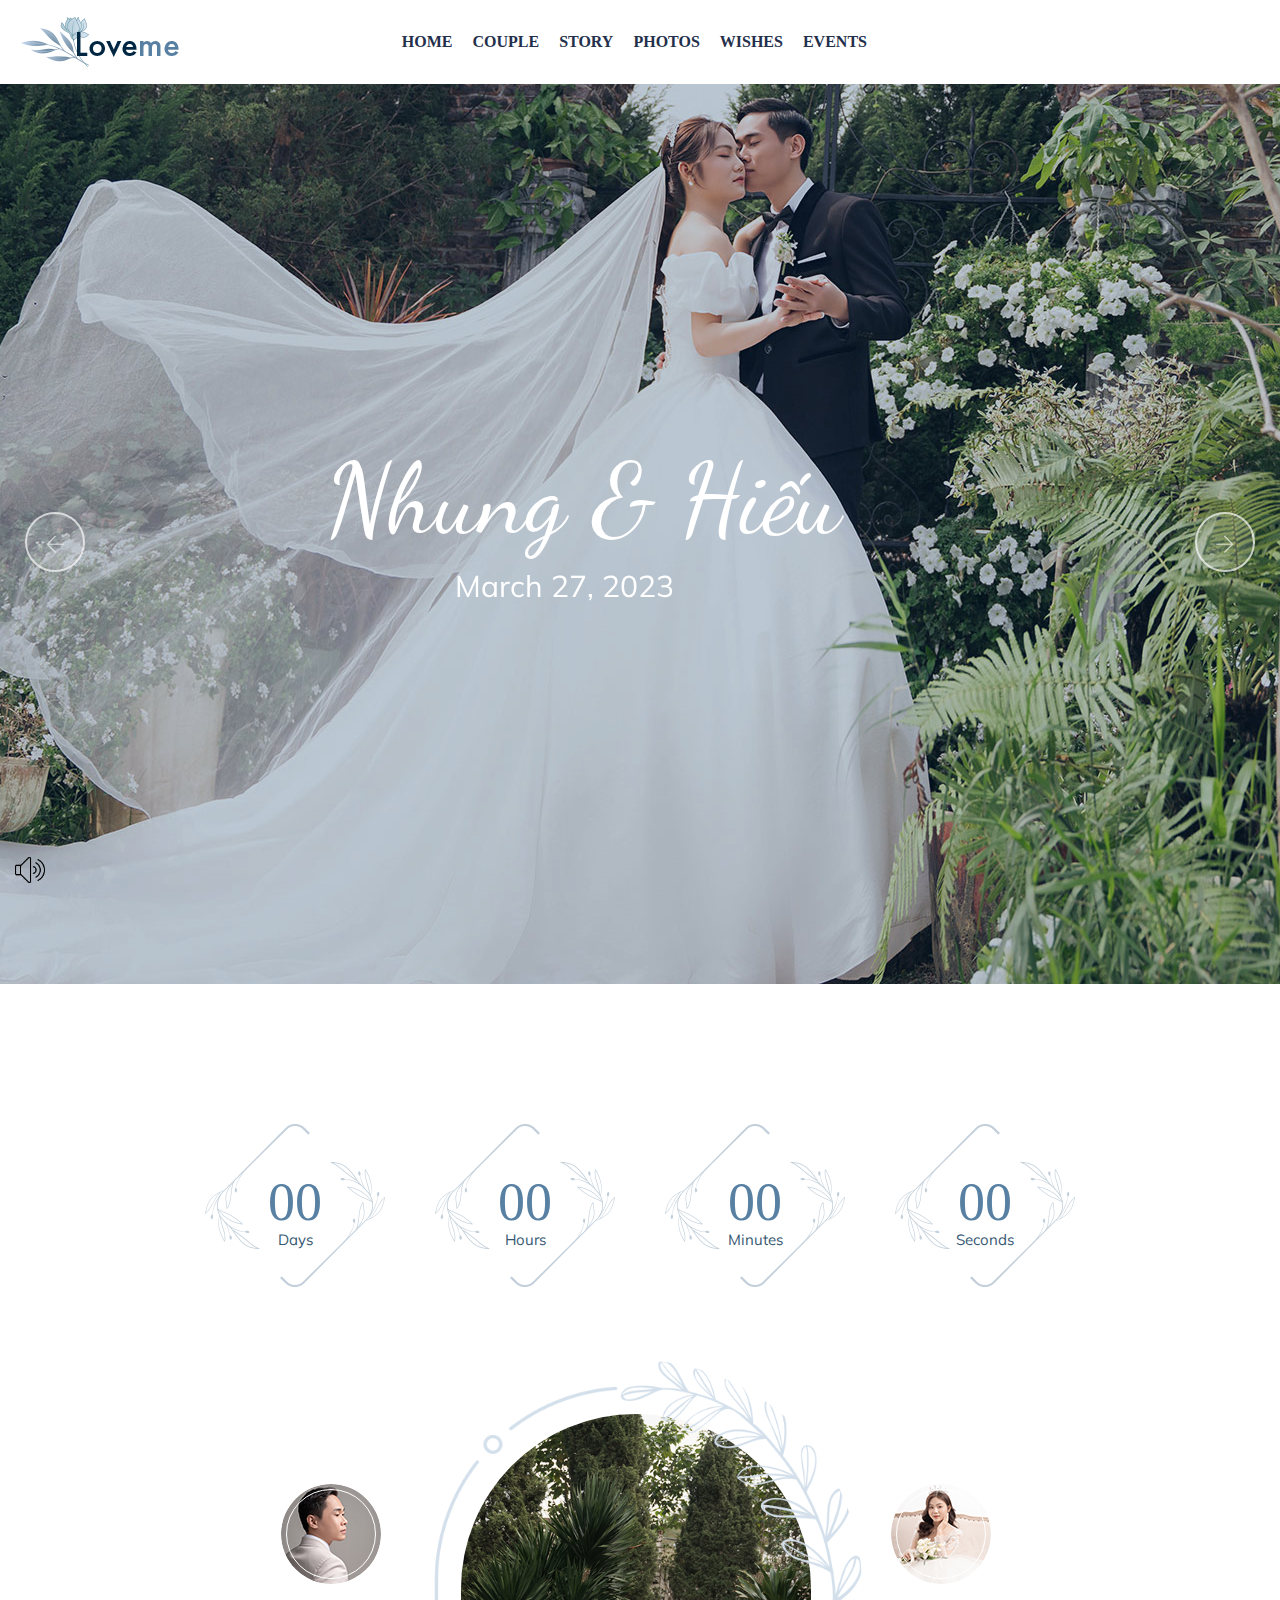
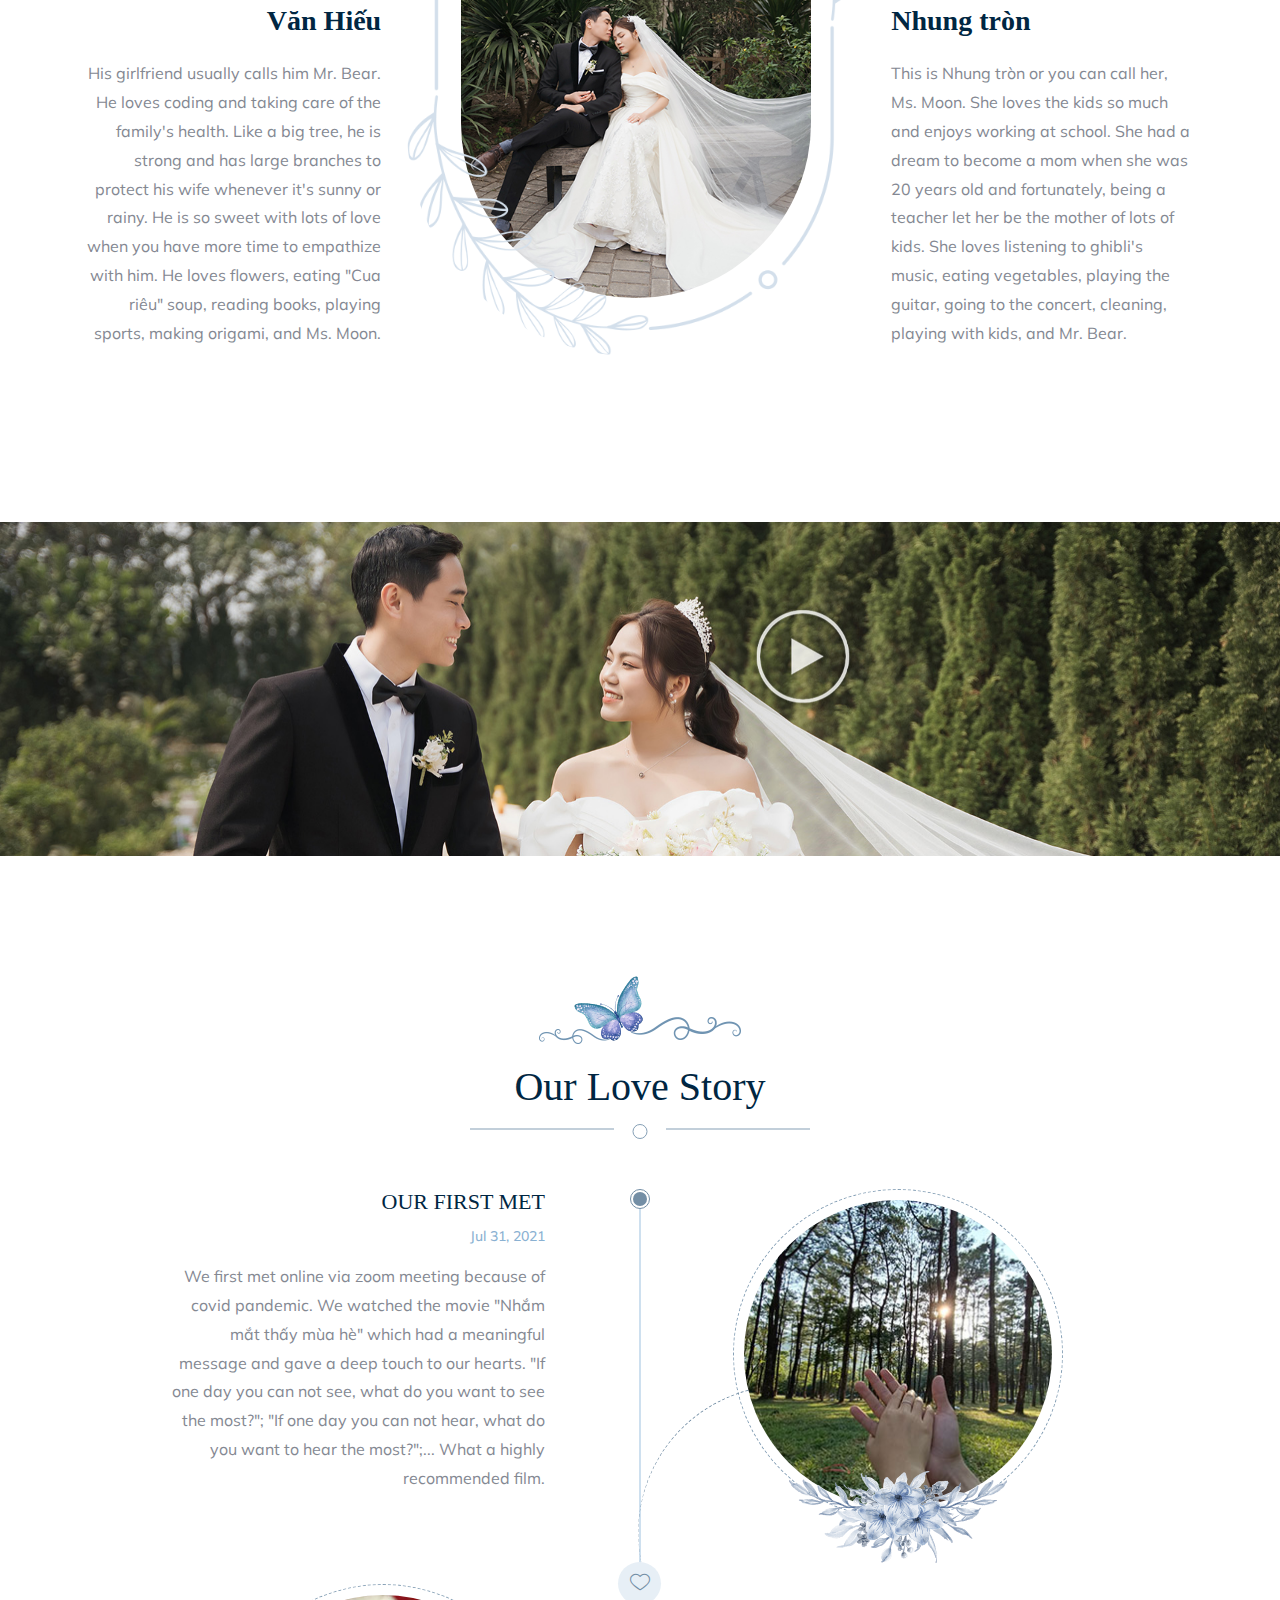
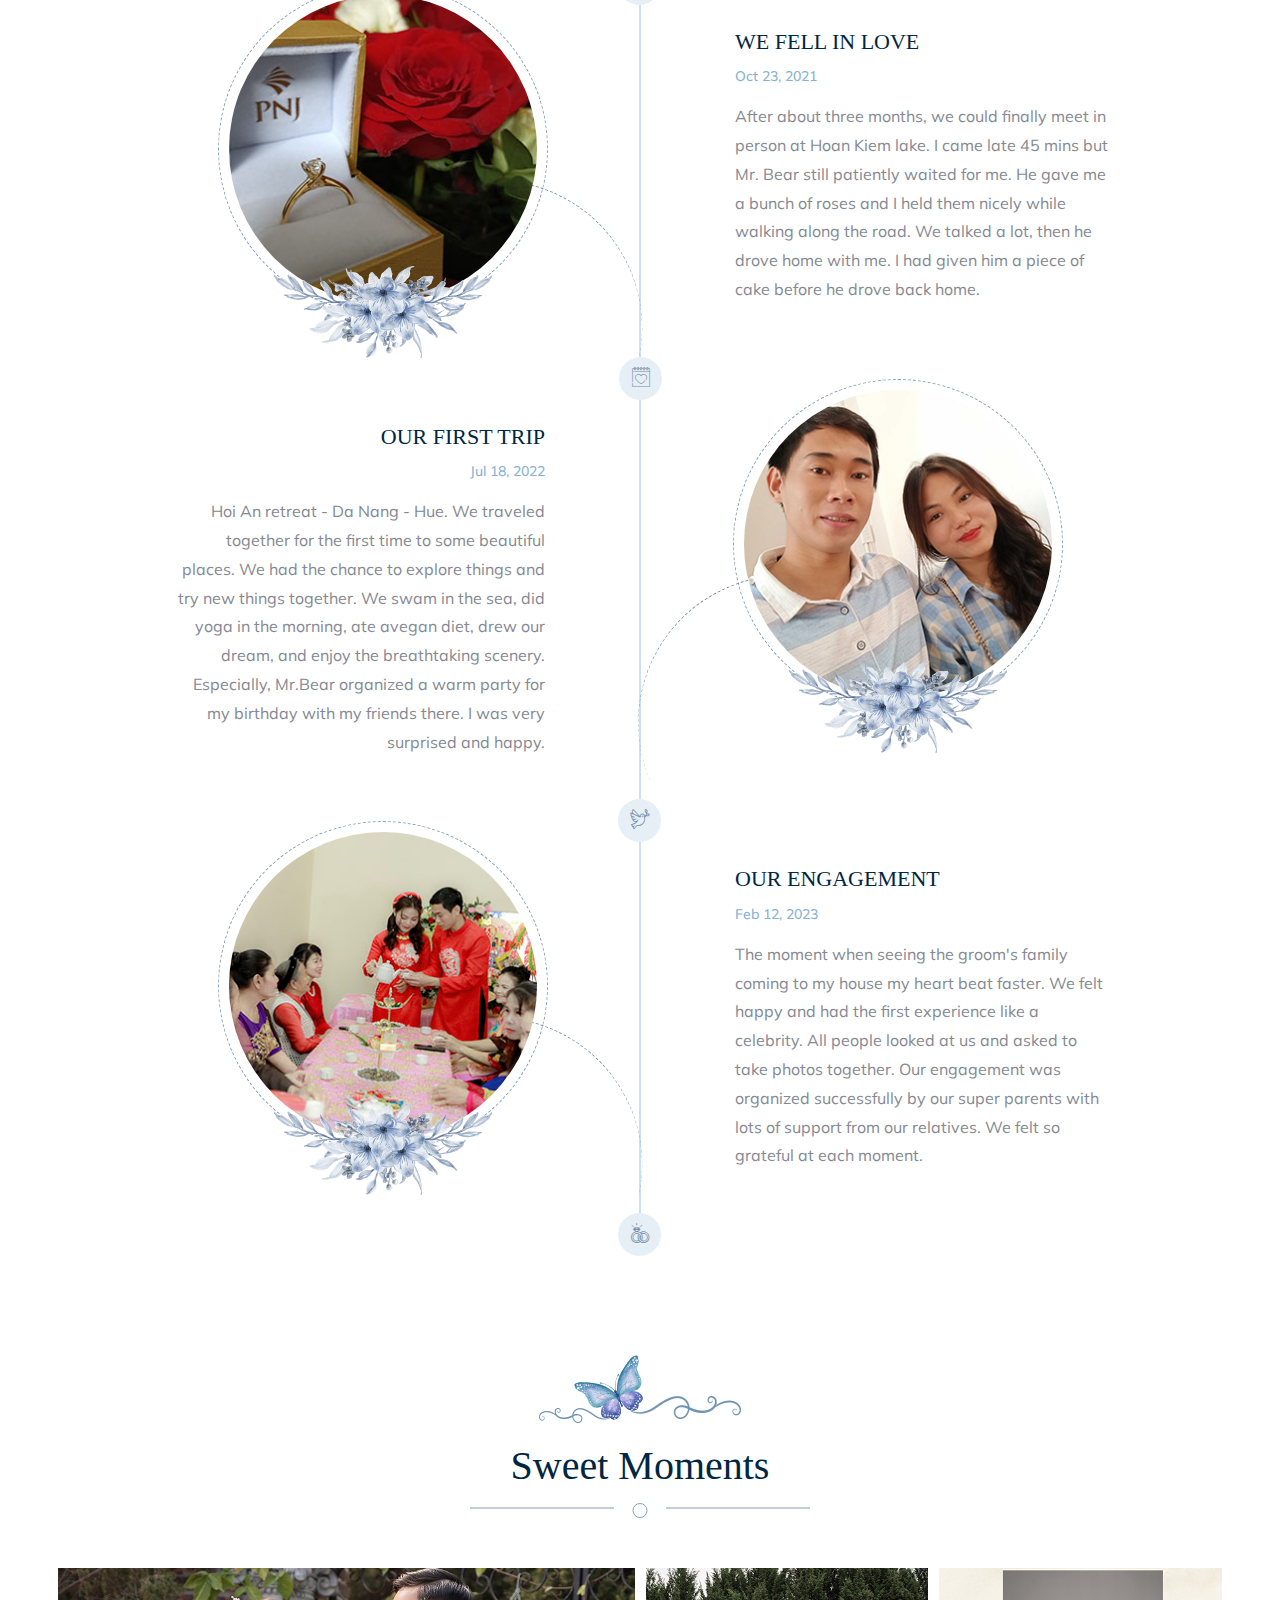
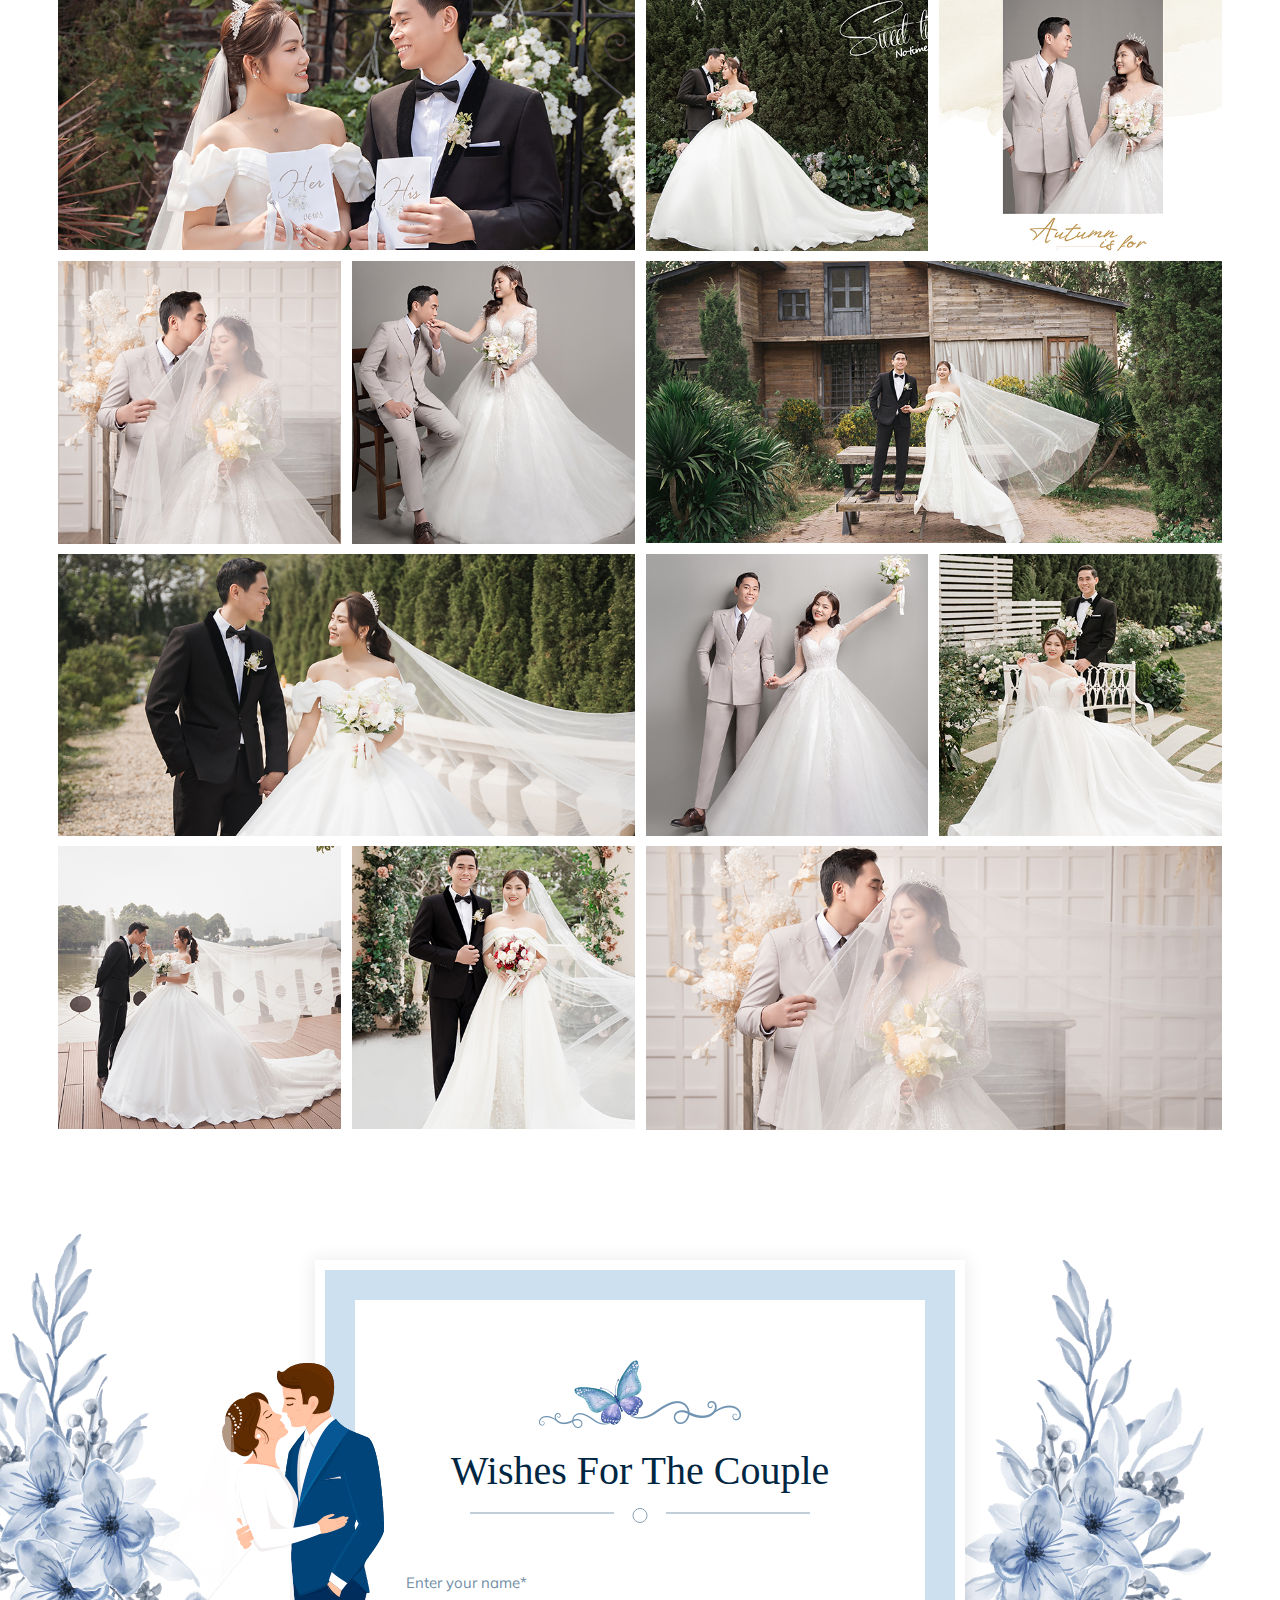
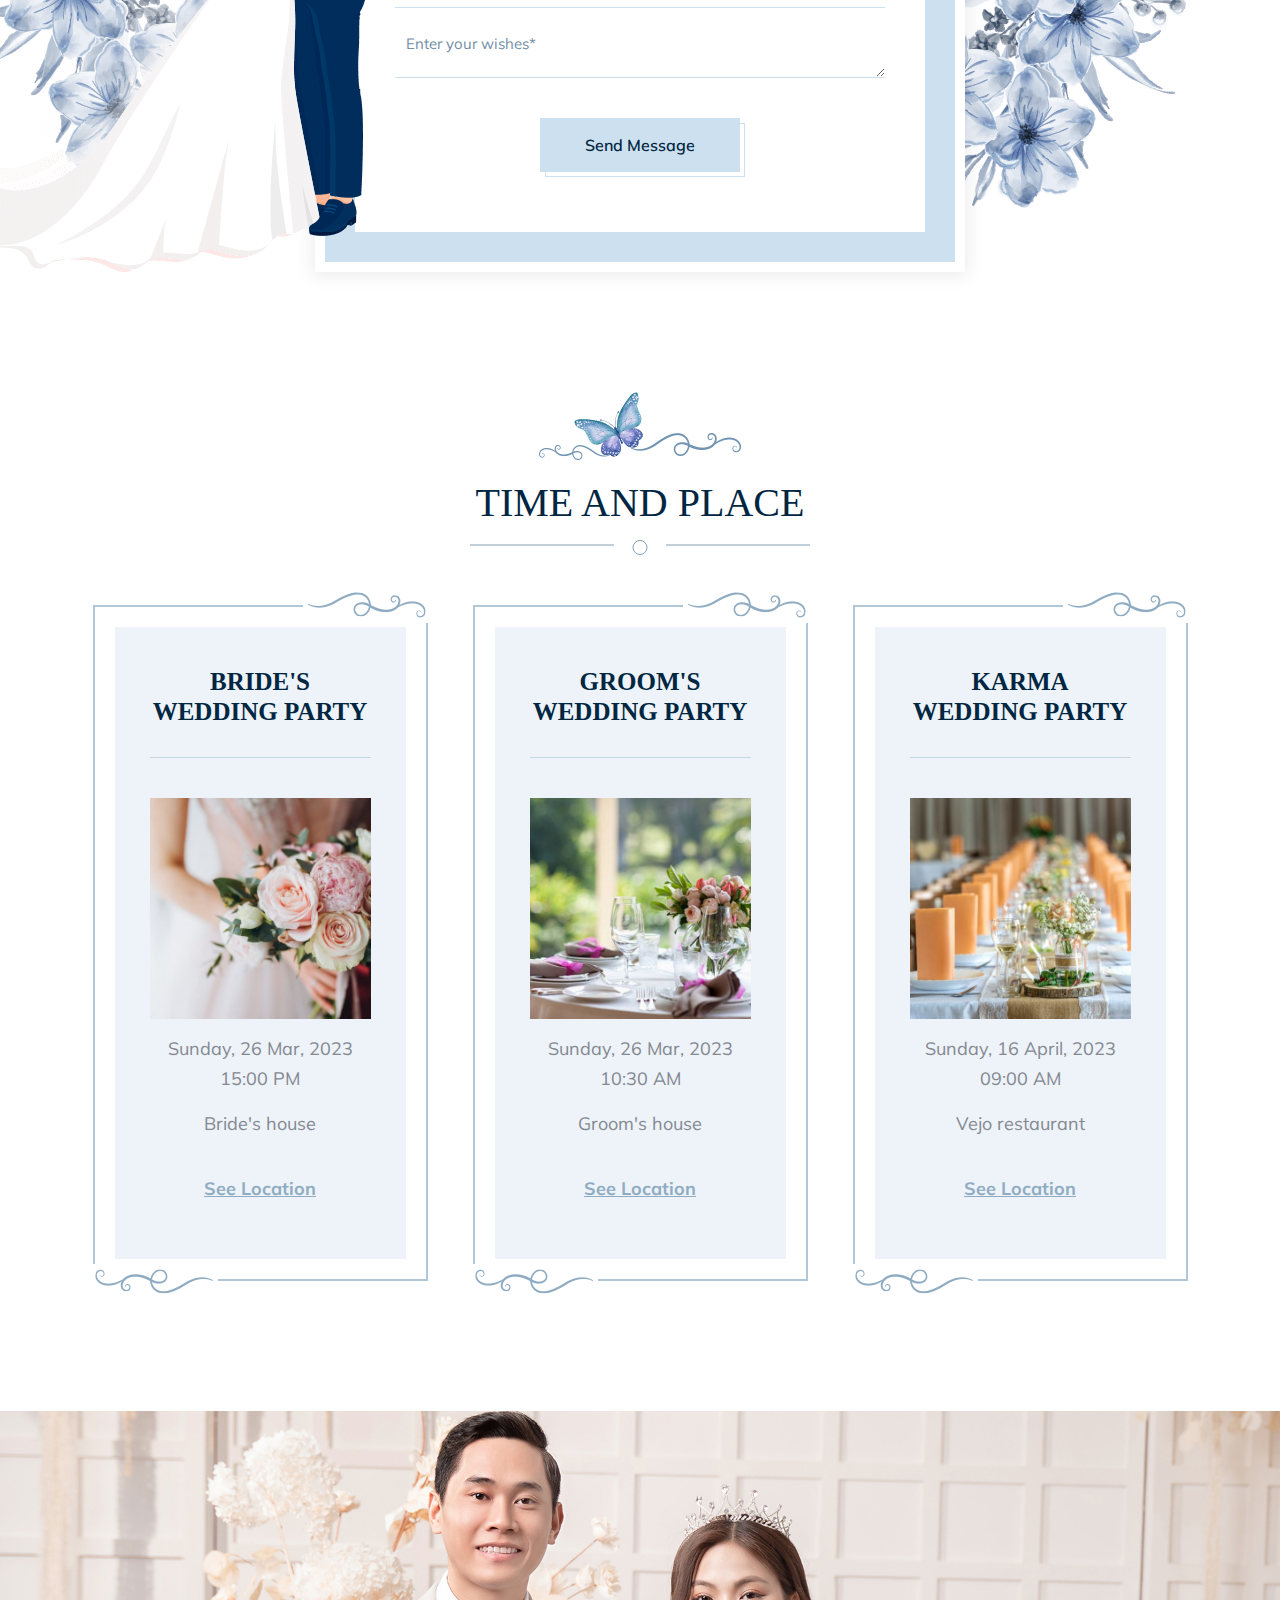
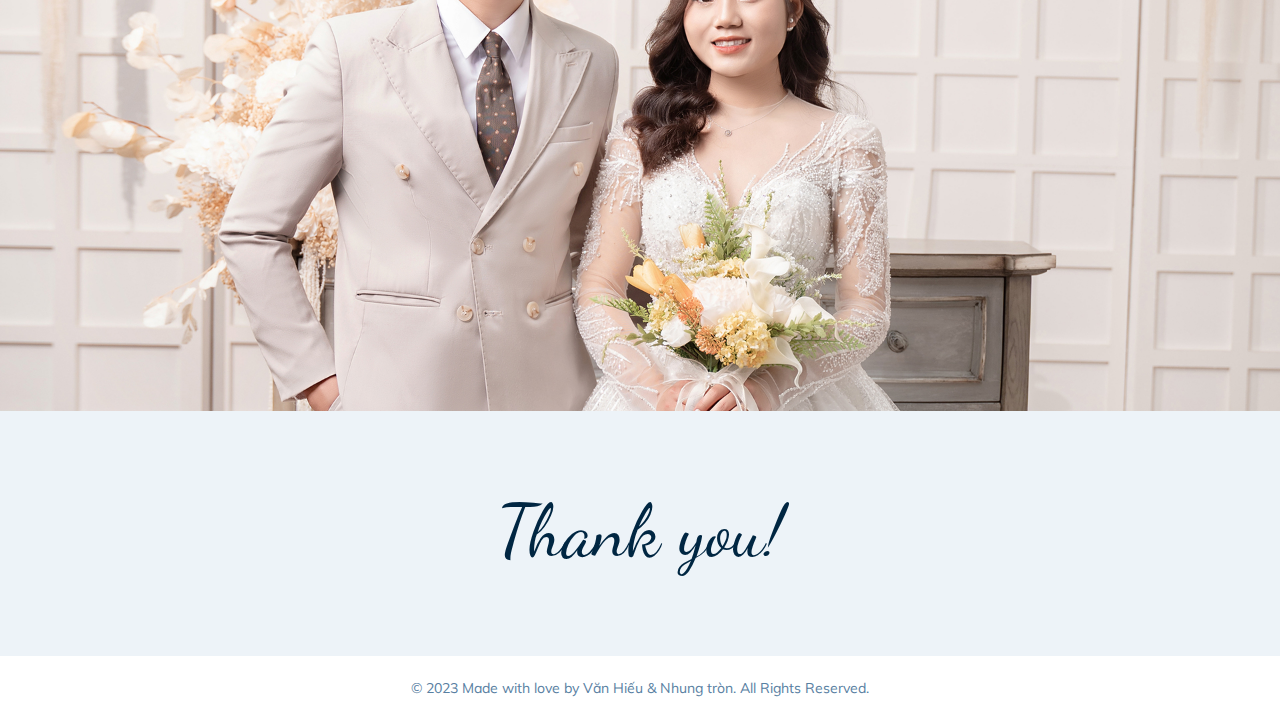
<file: index.html>
<!DOCTYPE html>
<!-- saved from url=(0047)https://nhunghieu.github.io -->
<html lang="en" class="js no-touch cssanimations csstransitions">

<head>
    <meta http-equiv="Content-Type" content="text/html; charset=UTF-8">

    <meta http-equiv="X-UA-Compatible" content="IE=edge">
    <meta name="viewport" content="width=device-width, initial-scale=1">
    <meta name="author" content="wpOceans">
    <link rel="shortcut icon" type="image/png"
        href="./Loveme - Wedding &amp; Wedding Planner HTML5 Template_files/favicon.png">
    <title> Loveme - Wedding &amp; Wedding Planner HTML5 Template</title>
    <link href="./Loveme - Wedding &amp; Wedding Planner HTML5 Template_files/themify-icons.css" rel="stylesheet">
    <link href="./Loveme - Wedding &amp; Wedding Planner HTML5 Template_files/font-awesome.min.css" rel="stylesheet">
    <link href="./Loveme - Wedding &amp; Wedding Planner HTML5 Template_files/flaticon.css" rel="stylesheet">
    <link href="./Loveme - Wedding &amp; Wedding Planner HTML5 Template_files/bootstrap.min.css" rel="stylesheet">
    <link href="./Loveme - Wedding &amp; Wedding Planner HTML5 Template_files/magnific-popup.css" rel="stylesheet">
    <link href="./Loveme - Wedding &amp; Wedding Planner HTML5 Template_files/animate.css" rel="stylesheet">
    <link href="./Loveme - Wedding &amp; Wedding Planner HTML5 Template_files/owl.carousel.css" rel="stylesheet">
    <link href="./Loveme - Wedding &amp; Wedding Planner HTML5 Template_files/owl.theme.css" rel="stylesheet">
    <link href="./Loveme - Wedding &amp; Wedding Planner HTML5 Template_files/slick.css" rel="stylesheet">
    <link href="./Loveme - Wedding &amp; Wedding Planner HTML5 Template_files/slick-theme.css" rel="stylesheet">
    <link href="./Loveme - Wedding &amp; Wedding Planner HTML5 Template_files/swiper.min.css" rel="stylesheet">
    <link href="./Loveme - Wedding &amp; Wedding Planner HTML5 Template_files/nice-select.css" rel="stylesheet">
    <link href="./Loveme - Wedding &amp; Wedding Planner HTML5 Template_files/owl.transitions.css" rel="stylesheet">
    <link href="./Loveme - Wedding &amp; Wedding Planner HTML5 Template_files/jquery.fancybox.css" rel="stylesheet">
    <link href="./Loveme - Wedding &amp; Wedding Planner HTML5 Template_files/odometer-theme-default.css"
        rel="stylesheet">
    <link href="./Loveme - Wedding &amp; Wedding Planner HTML5 Template_files/style.css" rel="stylesheet">
    <link href="./Loveme - Wedding &amp; Wedding Planner HTML5 Template_files/fonts.css" rel="stylesheet">
    <style type="text/css">
        .fancybox-margin {
            margin-right: 14px;
        }
		<!-- .trungthu-left{position:fixed;top:0;left:0;width:166px;z-index:9999} -->
		<!-- .trungthu-right{position:fixed;top:0;right:0;width:166px;z-index:9999} -->
		<!-- .trungthu-bottom{position:fixed;bottom:-8px;left:0;width:333px;z-index:9999} -->
		<!-- @media(max-width:1024px){.trungthu-left,.trungthu-right,.trungthu-bottom{display:none!important}} -->
    </style>
</head>

<!-- Tết trung thu 29/09/2023 -->
<!-- <a class="trungthu-left" href="https://nhunghieu.github.io"><img alt="Trang trí đón trung thu cho blog/website bằng hình ảnh cành hoa, mặt trăng, lồng đèn và rước đèn" src="./Loveme - Wedding &amp; Wedding Planner HTML5 Template_files/sources/tet_trung_thu/canh-hoa-long-den-trung-thu.png"/></a> -->
<!-- <a class="trungthu-right" href="https://nhunghieu.github.io"><img alt="Trang trí đón trung thu cho blog/website bằng hình ảnh cành hoa, mặt trăng, lồng đèn và rước đèn" src="./Loveme - Wedding &amp; Wedding Planner HTML5 Template_files/sources/tet_trung_thu/mat-trang-long-den-trung-thu.png"/></a> -->
<!-- <a class="trungthu-bottom" href="https://nhunghieu.github.io"><img alt="Trang trí đón trung thu cho blog/website bằng hình ảnh cành hoa, mặt trăng, lồng đèn và rước đèn" src="./Loveme - Wedding &amp; Wedding Planner HTML5 Template_files/sources/tet_trung_thu/ruoc-den-trung-thu.png"/></a> -->

<body>

    <!-- start page-wrapper -->
    <div class="page-wrapper">
        <!-- start preloader -->
        <div class="preloader" style="display: none;">
            <div class="vertical-centered-box">
                <div class="content">
                    <div class="loader-circle"></div>
                    <div class="loader-line-mask">
                        <div class="loader-line"></div>
                    </div>
                    <img src="./Loveme - Wedding &amp; Wedding Planner HTML5 Template_files/favicon.png" alt="">
                </div>
            </div>
        </div>
        <!-- end preloader -->
        <!-- Start header -->
        <header id="header">
            <div class="wpo-site-header">
                <nav class="navigation navbar navbar-expand-lg navbar-light original">
                    <div class="container-fluid">
                        <div class="row align-items-center">
                            <div class="col-lg-3 col-md-3 col-3 d-lg-none dl-block">
                                <div class="mobail-menu">
                                    <button type="button" class="navbar-toggler open-btn">
                                        <span class="sr-only">Toggle navigation</span>
                                        <span class="icon-bar first-angle"></span>
                                        <span class="icon-bar middle-angle"></span>
                                        <span class="icon-bar last-angle"></span>
                                    </button>
                                </div>
                            </div>
                            <div class="col-lg-2 col-md-6 col-6">
                                <div class="navbar-header">
                                    <a class="navbar-brand" href="https://nhunghieu.github.io"><img
                                            src="./Loveme - Wedding &amp; Wedding Planner HTML5 Template_files/logo.png"
                                            alt=""></a>
                                </div>
                            </div>
                            <div class="col-lg-8 col-md-1 col-1">
                                <div id="navbar" class="collapse navbar-collapse navigation-holder">
                                    <button class="menu-close"><i class="ti-close"></i></button>
                                    <ul class="nav navbar-nav mb-2 mb-lg-0">
                                        <li class="menu-item-has-children">
                                            <!-- <a href="https://nhunghieu.github.io#">Home</a> -->
                                            <a href="https://nhunghieu.github.io/#">Home</a>
                                            <!-- <ul class="sub-menu">
                                                <li><a href="https://nhunghieu.github.io">Main Home</a></li>
                                                <li><a href="https://wpocean.com/html/tf/loveme/index-2.html">Wedding Planner</a></li>
                                                <li><a class="active" href="https://nhunghieu.github.io">Announcement S1</a></li>
                                                <li><a href="https://wpocean.com/html/tf/loveme/index-4.html">Announcement S2</a></li>
                                                <li><a href="https://wpocean.com/html/tf/loveme/index-5.html">Wedding Home</a></li>
                                                <li><a href="https://wpocean.com/html/tf/loveme/index-7.html">Shop Home</a></li>
                                                <li><a href="https://wpocean.com/html/tf/loveme/index-6.html">Invitation</a></li>
                                            </ul> -->
                                        </li>
                                        <li class="menu-item-has-children">
                                            <a href="https://nhunghieu.github.io/#couple">Couple</a>
                                        </li>
                                        <li class="menu-item-has-children">
                                            <a href="https://nhunghieu.github.io/#story">Story</a>
                                        </li>
                                        <li class="menu-item-has-children">
                                            <a href="https://nhunghieu.github.io/#gallery">Photos</a>
                                        </li>
                                        <li class="menu-item-has-children">
                                            <a href="https://nhunghieu.github.io/#RSVP">Wishes</a>
                                        </li>
                                        <li class="menu-item-has-children">
                                            <a href="https://nhunghieu.github.io/#event">Events</a>
                                        </li>
                                    </ul>

                                </div><!-- end of nav-collapse -->
                            </div>
                            <!-- <div class="col-lg-2 col-md-2 col-2">
                                <div class="header-right">
                                    <div class="header-search-form-wrapper">
                                        <div class="cart-search-contact">
                                            <button class="search-toggle-btn"><i class="fi flaticon-search"></i></button>
                                            <div class="header-search-form">
                                                <form>
                                                    <div>
                                                        <input type="text" class="form-control" placeholder="Search here...">
                                                        <button type="submit"><i class="fi flaticon-search"></i></button>
                                                    </div>
                                                </form>
                                            </div>
                                        </div>
                                    </div>
                                    <div class="mini-cart">
                                        <button class="cart-toggle-btn"> <i class="fi flaticon-shopping-cart"></i>
                                            <span class="cart-count">2</span></button>
                                        <div class="mini-cart-content">
                                            <button class="mini-cart-close"><i class="ti-close"></i></button>
                                            <div class="mini-cart-items">
                                                <div class="mini-cart-item clearfix">
                                                    <div class="mini-cart-item-image">
                                                        <a href="https://wpocean.com/html/tf/loveme/shop.html"><img src="./Loveme - Wedding &amp; Wedding Planner HTML5 Template_files/img-1.jpg" alt=""></a>
                                                    </div>
                                                    <div class="mini-cart-item-des">
                                                        <a href="https://wpocean.com/html/tf/loveme/shop.html">Wedding Gown</a>
                                                        <span class="mini-cart-item-price">$20.15 x 1</span>
                                                        <span class="mini-cart-item-quantity"><a href="https://nhunghieu.github.io#"><i class="ti-close"></i></a></span>
                                                    </div>
                                                </div>
                                                <div class="mini-cart-item clearfix">
                                                    <div class="mini-cart-item-image">
                                                        <a href="https://wpocean.com/html/tf/loveme/shop.html"><img src="./Loveme - Wedding &amp; Wedding Planner HTML5 Template_files/img-2.jpg" alt=""></a>
                                                    </div>
                                                    <div class="mini-cart-item-des">
                                                        <a href="https://wpocean.com/html/tf/loveme/shop.html">Bridal Flower</a>
                                                        <span class="mini-cart-item-price">$13.25 x 2</span>
                                                        <span class="mini-cart-item-quantity"><a href="https://nhunghieu.github.io#"><i class="ti-close"></i></a></span>
                                                    </div>
                                                </div>
                                            </div>
                                            <div class="mini-cart-action clearfix">
                                                <span class="mini-checkout-price">Subtotal:
                                                    <span>$215.14</span></span>
                                                <div class="mini-btn">
                                                    <a href="https://wpocean.com/html/tf/loveme/checkout.html" class="view-cart-btn s1">Checkout</a>
                                                    <a href="https://wpocean.com/html/tf/loveme/cart.html" class="view-cart-btn">View Cart</a>
                                                </div>
                                            </div>
                                        </div>
                                    </div>
                                </div>
                            </div> -->
                        </div>
                    </div><!-- end of container -->
                </nav>
                <nav class="navigation navbar navbar-expand-lg navbar-light sticky-header">
                    <div class="container-fluid">
                        <div class="row align-items-center">
                            <div class="col-lg-3 col-md-3 col-3 d-lg-none dl-block">
                                <div class="mobail-menu">
                                    <button type="button" class="navbar-toggler open-btn">
                                        <span class="sr-only">Toggle navigation</span>
                                        <span class="icon-bar first-angle"></span>
                                        <span class="icon-bar middle-angle"></span>
                                        <span class="icon-bar last-angle"></span>
                                    </button>
                                </div>
                            </div>
                            <div class="col-lg-2 col-md-6 col-6">
                                <div class="navbar-header">
                                    <a class="navbar-brand" href="https://nhunghieu.github.io"><img
                                            src="./Loveme - Wedding &amp; Wedding Planner HTML5 Template_files/logo.png"
                                            alt=""></a>
                                </div>
                            </div>
                            <div class="col-lg-8 col-md-1 col-1">
                                <div id="navbar" class="collapse navbar-collapse navigation-holder">
                                    <button class="menu-close"><i class="ti-close"></i></button>
                                    <ul class="nav navbar-nav mb-2 mb-lg-0">
                                        <li class="menu-item-has-children">
                                            <a href="https://nhunghieu.github.io#">Home</a>
                                            <!-- <ul class="sub-menu"> -->
                                            <!-- <li><a href="https://nhunghieu.github.io">Main Home</a></li> -->
                                            <!-- <li><a href="https://wpocean.com/html/tf/loveme/index-2.html">Wedding Planner</a></li> -->
                                            <!-- <li><a class="active" href="https://nhunghieu.github.io">Announcement S1</a></li> -->
                                            <!-- <li><a href="https://wpocean.com/html/tf/loveme/index-4.html">Announcement S2</a></li> -->
                                            <!-- <li><a href="https://wpocean.com/html/tf/loveme/index-5.html">Wedding Home</a></li> -->
                                            <!-- <li><a href="https://wpocean.com/html/tf/loveme/index-7.html">Shop Home</a></li> -->
                                            <!-- <li><a href="https://wpocean.com/html/tf/loveme/index-6.html">Invitation</a></li> -->
                                            <!-- </ul> -->
                                        </li>
                                        <li class="menu-item-has-children">
                                            <a href="https://nhunghieu.github.io#couple">Couple</a>
                                        </li>
                                        <li class="menu-item-has-children">
                                            <a href="https://nhunghieu.github.io#story">Story</a>
                                        </li>
                                        <li class="menu-item-has-children">
                                            <a href="https://nhunghieu.github.io#gallery">Photos</a>
                                        </li>
                                        <li class="menu-item-has-children">
                                            <a href="https://nhunghieu.github.io#RSVP">Wishes</a>
                                        </li>
                                        <li class="menu-item-has-children">
                                            <a href="https://nhunghieu.github.io#event">Events</a>
                                        </li>
                                    </ul>

                                </div><!-- end of nav-collapse -->
                            </div>
                            <!-- <div class="col-lg-2 col-md-2 col-2">
                                <div class="header-right">
                                    <div class="header-search-form-wrapper">
                                        <div class="cart-search-contact">
                                            <button class="search-toggle-btn"><i class="fi flaticon-search"></i></button>
                                            <div class="header-search-form">
                                                <form>
                                                    <div>
                                                        <input type="text" class="form-control" placeholder="Search here...">
                                                        <button type="submit"><i class="fi flaticon-search"></i></button>
                                                    </div>
                                                </form>
                                            </div>
                                        </div>
                                    </div>
                                    <div class="mini-cart">
                                        <button class="cart-toggle-btn"> <i class="fi flaticon-shopping-cart"></i>
                                            <span class="cart-count">2</span></button>
                                        <div class="mini-cart-content">
                                            <button class="mini-cart-close"><i class="ti-close"></i></button>
                                            <div class="mini-cart-items">
                                                <div class="mini-cart-item clearfix">
                                                    <div class="mini-cart-item-image">
                                                        <a href="https://wpocean.com/html/tf/loveme/shop.html"><img src="./Loveme - Wedding &amp; Wedding Planner HTML5 Template_files/img-1.jpg" alt=""></a>
                                                    </div>
                                                    <div class="mini-cart-item-des">
                                                        <a href="https://wpocean.com/html/tf/loveme/shop.html">Wedding Gown</a>
                                                        <span class="mini-cart-item-price">$20.15 x 1</span>
                                                        <span class="mini-cart-item-quantity"><a href="https://nhunghieu.github.io#"><i class="ti-close"></i></a></span>
                                                    </div>
                                                </div>
                                                <div class="mini-cart-item clearfix">
                                                    <div class="mini-cart-item-image">
                                                        <a href="https://wpocean.com/html/tf/loveme/shop.html"><img src="./Loveme - Wedding &amp; Wedding Planner HTML5 Template_files/img-2.jpg" alt=""></a>
                                                    </div>
                                                    <div class="mini-cart-item-des">
                                                        <a href="https://wpocean.com/html/tf/loveme/shop.html">Bridal Flower</a>
                                                        <span class="mini-cart-item-price">$13.25 x 2</span>
                                                        <span class="mini-cart-item-quantity"><a href="https://nhunghieu.github.io#"><i class="ti-close"></i></a></span>
                                                    </div>
                                                </div>
                                            </div>
                                            <div class="mini-cart-action clearfix">
                                                <span class="mini-checkout-price">Subtotal:
                                                    <span>$215.14</span></span>
                                                <div class="mini-btn">
                                                    <a href="https://wpocean.com/html/tf/loveme/checkout.html" class="view-cart-btn s1">Checkout</a>
                                                    <a href="https://wpocean.com/html/tf/loveme/cart.html" class="view-cart-btn">View Cart</a>
                                                </div>
                                            </div>
                                        </div>
                                    </div>
                                </div>
                            </div> -->
                        </div>
                    </div><!-- end of container -->
                </nav>
            </div>
        </header>
        <!-- end of header -->
        <!-- start of hero -->
        <section class="wpo-hero-slider wpo-hero-slider-s2">
            <div class="swiper-container swiper-container-horizontal">
                <div class="swiper-wrapper"
                    style="transform: translate3d(-6088px, 0px, 0px); transition-duration: 1000ms;">
                    <div class="swiper-slide swiper-slide-duplicate swiper-slide-next swiper-slide-duplicate-prev"
                        data-swiper-slide-index="2" style="width: 1522px; transition: all 1000ms ease 0s;">
                        <div class="slide-inner slide-bg-image"
                            data-background="./Loveme - Wedding &amp; Wedding Planner HTML5 Template_files/assets/images/slider/slide-6.jpg"
                            style="transform: translate3d(3044px, 0px, 0px); transition: all 1000ms ease 0s; background-image: url(&quot;./Loveme - Wedding &amp; Wedding Planner HTML5 Template_files/assets/images/slider/slide-6.jpg&quot;);">
                            <!-- <div class="gradient-overlay"></div> -->
                            <div class="container-fluid">
                                <div class="slide-content">
                                    <div data-swiper-parallax="300" class="slide-title"
                                        style="transform: translate3d(300px, 0px, 0px); transition-duration: 1000ms;">
                                        <h2 style="font-family: dancing_scriptregular, cursive;">Nhung &amp; Hiếu</h2>
                                    </div>
                                    <div data-swiper-parallax="400" class="slide-text"
                                        style="transform: translate3d(400px, 0px, 0px); transition-duration: 1000ms;">
                                        <p>March 27, 2023</p>
                                    </div>
                                    <!-- <div class="border-1"></div>
                                    <div class="border-2"></div>
                                    <div class="border-3"></div>
                                    <div class="border-4"></div>
                                    <div class="s-img-1"><img src="./Loveme - Wedding &amp; Wedding Planner HTML5 Template_files/shape3.png" alt=""></div>
                                    <div class="s-img-2"><img src="./Loveme - Wedding &amp; Wedding Planner HTML5 Template_files/shape4.png" alt=""></div> -->
                                </div>
                            </div>
                        </div> <!-- end slide-inner -->
                    </div>
                    <div class="swiper-slide swiper-slide-duplicate-active" data-swiper-slide-index="0"
                        style="width: 1522px; transition: all 1000ms ease 0s;">
                        <div class="slide-inner slide-bg-image"
                            data-background="./Loveme - Wedding &amp; Wedding Planner HTML5 Template_files/assets/images/slider/slide-3.jpg"
                            style="transform: translate3d(2283px, 0px, 0px); transition: all 1000ms ease 0s; background-image: url(&quot;./Loveme - Wedding &amp; Wedding Planner HTML5 Template_files/assets/images/slider/slide-3.jpg&quot;);">
                            <!-- <div class="gradient-overlay"></div> -->
                            <div class="container-fluid">
                                <div class="slide-content">
                                    <div data-swiper-parallax="300" class="slide-title"
                                        style="transform: translate3d(300px, 0px, 0px); transition-duration: 1000ms;">
                                        <h2 style="font-family: dancing_scriptregular, cursive;">Nhung &amp; Hiếu</h2>
                                    </div>
                                    <div data-swiper-parallax="400" class="slide-text"
                                        style="transform: translate3d(400px, 0px, 0px); transition-duration: 1000ms;">
                                        <p>March 27, 2023</p>
                                    </div>
                                    <!-- <div class="border-1"></div>
                                    <div class="border-2"></div>
                                    <div class="border-3"></div>
                                    <div class="border-4"></div>
                                    <div class="s-img-1"><img src="./Loveme - Wedding &amp; Wedding Planner HTML5 Template_files/shape3.png" alt=""></div>
                                    <div class="s-img-2"><img src="./Loveme - Wedding &amp; Wedding Planner HTML5 Template_files/shape4.png" alt=""></div> -->
                                </div>
                            </div>
                        </div> <!-- end slide-inner -->
                    </div> <!-- end swiper-slide -->
                    <div class="swiper-slide swiper-slide-duplicate-active" data-swiper-slide-index="0"
                        style="width: 1522px; transition: all 1000ms ease 0s;">
                        <div class="slide-inner slide-bg-image"
                            data-background="./Loveme - Wedding &amp; Wedding Planner HTML5 Template_files/assets/images/slider/slide-4.jpg"
                            style="transform: translate3d(2283px, 0px, 0px); transition: all 1000ms ease 0s; background-image: url(&quot;./Loveme - Wedding &amp; Wedding Planner HTML5 Template_files/assets/images/slider/slide-4.jpg&quot;);">
                            <!-- <div class="gradient-overlay"></div> -->
                            <div class="container-fluid">
                                <div class="slide-content">
                                    <div data-swiper-parallax="300" class="slide-title"
                                        style="transform: translate3d(300px, 0px, 0px); transition-duration: 1000ms;">
                                        <h2 style="font-family: dancing_scriptregular, cursive;">Nhung &amp; Hiếu</h2>
                                    </div>
                                    <div data-swiper-parallax="400" class="slide-text"
                                        style="transform: translate3d(400px, 0px, 0px); transition-duration: 1000ms;">
                                        <p>March 27, 2023</p>
                                    </div>
                                    <!-- <div class="border-1"></div>
                                    <div class="border-2"></div>
                                    <div class="border-3"></div>
                                    <div class="border-4"></div>
                                    <div class="s-img-1"><img src="./Loveme - Wedding &amp; Wedding Planner HTML5 Template_files/shape3.png" alt=""></div>
                                    <div class="s-img-2"><img src="./Loveme - Wedding &amp; Wedding Planner HTML5 Template_files/shape4.png" alt=""></div> -->
                                </div>
                            </div>
                        </div> <!-- end slide-inner -->
                    </div> <!-- end swiper-slide -->

                    <div class="swiper-slide" data-swiper-slide-index="1"
                        style="width: 1522px; transition: all 1000ms ease 0s;">
                        <div class="slide-inner slide-bg-image"
                            data-background="./Loveme - Wedding &amp; Wedding Planner HTML5 Template_files/assets/images/slider/slide-5.jpg"
                            style="transform: translate3d(1522px, 0px, 0px); transition: all 1000ms ease 0s; background-image: url(&quot;./Loveme - Wedding &amp; Wedding Planner HTML5 Template_files/assets/images/slider/slide-5.jpg&quot;);">
                            <!-- <div class="gradient-overlay"></div> -->
                            <div class="container-fluid">
                                <div class="slide-content">
                                    <div data-swiper-parallax="300" class="slide-title"
                                        style="transform: translate3d(300px, 0px, 0px); transition-duration: 1000ms;">
                                        <h2 style="font-family: dancing_scriptregular, cursive;">Nhung &amp; Hiếu</h2>
                                    </div>
                                    <div data-swiper-parallax="400" class="slide-text"
                                        style="transform: translate3d(400px, 0px, 0px); transition-duration: 1000ms;">
                                        <p>March 27, 2023</p>
                                    </div>
                                    <!-- <div class="border-1"></div>
                                    <div class="border-2"></div>
                                    <div class="border-3"></div>
                                    <div class="border-4"></div>
                                    <div class="s-img-1"><img src="./Loveme - Wedding &amp; Wedding Planner HTML5 Template_files/shape3.png" alt=""></div>
                                    <div class="s-img-2"><img src="./Loveme - Wedding &amp; Wedding Planner HTML5 Template_files/shape4.png" alt=""></div> -->
                                </div>
                            </div>
                        </div> <!-- end slide-inner -->
                    </div> <!-- end swiper-slide -->

                    <div class="swiper-slide swiper-slide-prev swiper-slide-duplicate-next" data-swiper-slide-index="2"
                        style="width: 1522px; transition: all 1000ms ease 0s;">
                        <div class="slide-inner slide-bg-image"
                            data-background="./Loveme - Wedding &amp; Wedding Planner HTML5 Template_files/assets/images/slider/slide-6.jpg"
                            style="transform: translate3d(761px, 0px, 0px); transition: all 1000ms ease 0s; background-image: url(&quot;./Loveme - Wedding &amp; Wedding Planner HTML5 Template_files/assets/images/slider/slide-6.jpg&quot;);">
                            <!-- <div class="gradient-overlay"></div> -->
                            <div class="container-fluid">
                                <div class="slide-content">
                                    <div data-swiper-parallax="300" class="slide-title"
                                        style="transform: translate3d(300px, 0px, 0px); transition-duration: 1000ms;">
                                        <h2 style="font-family: dancing_scriptregular, cursive;">Nhung &amp; Hiếu</h2>
                                    </div>
                                    <div data-swiper-parallax="400" class="slide-text"
                                        style="transform: translate3d(400px, 0px, 0px); transition-duration: 1000ms;">
                                        <p>March 27, 2023</p>
                                    </div>
                                    <!-- <div class="border-1"></div>
                                    <div class="border-2"></div>
                                    <div class="border-3"></div>
                                    <div class="border-4"></div>
                                    <div class="s-img-1"><img src="./Loveme - Wedding &amp; Wedding Planner HTML5 Template_files/shape3.png" alt=""></div>
                                    <div class="s-img-2"><img src="./Loveme - Wedding &amp; Wedding Planner HTML5 Template_files/shape4.png" alt=""></div> -->
                                </div>
                            </div>
                        </div> <!-- end slide-inner -->
                    </div> <!-- end swiper-slide -->
                    <div class="swiper-slide swiper-slide-duplicate swiper-slide-active" data-swiper-slide-index="0"
                        style="width: 1522px; transition: all 1000ms ease 0s;">
                        <div class="slide-inner slide-bg-image"
                            data-background="./Loveme - Wedding &amp; Wedding Planner HTML5 Template_files/assets/images/slider/slide-4.jpg"
                            style="transform: translate3d(0px, 0px, 0px); transition: all 1000ms ease 0s; background-image: url(&quot;./Loveme - Wedding &amp; Wedding Planner HTML5 Template_files/assets/images/slider/slide-4.jpg&quot;);">
                            <!-- <div class="gradient-overlay"></div> -->
                            <div class="container-fluid">
                                <div class="slide-content">
                                    <div data-swiper-parallax="300" class="slide-title"
                                        style="transform: translate3d(0px, 0px, 0px); transition-duration: 1000ms;">
                                        <h2 style="font-family: dancing_scriptregular, cursive;">Nhung &amp; Hiếu</h2>
                                    </div>
                                    <div data-swiper-parallax="400" class="slide-text"
                                        style="transform: translate3d(0px, 0px, 0px); transition-duration: 1000ms;">
                                        <p>March 27, 2023</p>
                                    </div>
                                    <!-- <div class="border-1"></div>
                                    <div class="border-2"></div>
                                    <div class="border-3"></div>
                                    <div class="border-4"></div>
                                    <div class="s-img-1"><img src="./Loveme - Wedding &amp; Wedding Planner HTML5 Template_files/shape3.png" alt=""></div>
                                    <div class="s-img-2"><img src="./Loveme - Wedding &amp; Wedding Planner HTML5 Template_files/shape4.png" alt=""></div> -->
                                </div>
                            </div>
                        </div> <!-- end slide-inner -->
                    </div>
                </div>
                <!-- end swiper-wrapper -->

                <!-- swipper controls -->
                <div class="swiper-pagination swiper-pagination-clickable swiper-pagination-bullets"><span
                        class="swiper-pagination-bullet swiper-pagination-bullet-active"></span><span
                        class="swiper-pagination-bullet"></span><span class="swiper-pagination-bullet"></span></div>
                <div class="swiper-button-next"></div>
                <div class="swiper-button-prev"></div>
            </div>
        </section>
        <!-- end of wpo-hero-slide-section-->
        <!-- start wpo-wedding-date -->
        <section class="wpo-wedding-date section-padding">
            <h2 class="hidden">some</h2>
            <!-- <div class="container">
                <div class="row">
                    <div class="col col-xs-12">
                        <div class="clock-grids">
                            <div id="clock">
                                <div class="box">
                                    <div>
                                        <div class="time">00</div> <span>Month</span>
                                    </div>
                                </div>
                                <div class="box">
                                    <div>
                                        <div class="time">00</div> <span>Days</span>
                                    </div>
                                </div>
                                <div class="box">
                                    <div>
                                        <div class="time">00</div> <span>Hours</span>
                                    </div>
                                </div>
                                <div class="box">
                                    <div>
                                        <div class="time">00</div> <span>Mins</span>
                                    </div>
                                </div>
                                <div class="box">
                                    <div>
                                        <div class="time">00</div> <span>Secs</span>
                                    </div>
                                </div>
                            </div>
                        </div>
                    </div>
                </div>
            </div> -->
            <!-- end container -->
            <div class="container">
                <div class="row">
                    <div class="col col-xs-12">
                        <div class="clock-grids">
                            <div id="clock" data-date="2023-03-27" data-text-day="Days" data-text-hour="Hours"
                                data-text-minute="Minutes" data-text-second="Seconds">
                                <div class="box">
                                    <div>
                                        <div class="time">62</div>
                                        <span>Days</span>
                                    </div>
                                </div>
                                <div class="box">
                                    <div>
                                        <div class="time">22</div>
                                        <span>Hours</span>
                                    </div>
                                </div>
                                <div class="box">
                                    <div>
                                        <div class="time">42</div>
                                        <span>Mins</span>
                                    </div>
                                </div>
                                <div class="box">
                                    <div>
                                        <div class="time">15</div>
                                        <span>Secs</span>
                                    </div>
                                </div>
                            </div>
                        </div>
                    </div>
                </div>
            </div>
        </section>
        <!-- end wpo-wedding-date -->
        <!-- start couple-section -->
        <section class="couple-section section-padding" id="couple">
            <div class="container">
                <div class="row align-items-center">
                    <div class="col col-xs-12">
                        <div class="couple-area clearfix">
                            <div class="text-grid bride">
                                <div class="couple-img">
                                    <img src="./Loveme - Wedding &amp; Wedding Planner HTML5 Template_files/2.jpg"
                                        alt="">
                                </div>
                                <h3>Văn Hiếu</h3>
                                <p>His girlfriend usually calls him Mr. Bear. He loves coding and taking care of the
                                    family's health. Like a big tree, he is strong and has large branches to protect his
                                    wife whenever it's sunny or rainy. He is so sweet with lots of love when you have
                                    more time to empathize with him. He loves flowers, eating "Cua riêu" soup, reading
                                    books, playing sports, making origami, and Ms. Moon.</p>
                                <!-- <div class="social">
                                    <ul>
                                        <li><a href="https://nhunghieu.github.io#"><i class="ti-facebook"></i></a></li>
                                        <li><a href="https://nhunghieu.github.io#"><i class="ti-twitter-alt"></i></a></li>
                                        <li><a href="https://nhunghieu.github.io#"><i class="ti-instagram"></i></a></li>
                                    </ul>
                                </div> -->
                            </div>
                            <div class="middle-couple-pic">
                                <img src="./Loveme - Wedding &amp; Wedding Planner HTML5 Template_files/1.jpg" alt="">
                                <div class="frame-img"><img
                                        src="./Loveme - Wedding &amp; Wedding Planner HTML5 Template_files/shape.png"
                                        alt=""></div>
                            </div>
                            <div class="text-grid groom">
                                <div class="couple-img">
                                    <img src="./Loveme - Wedding &amp; Wedding Planner HTML5 Template_files/3.jpg"
                                        alt="">
                                </div>
                                <h3>Nhung tròn</h3>
                                <p>This is Nhung tròn or you can call her, Ms. Moon. She loves the kids so much and
                                    enjoys working at school. She had a dream to become a mom when she was 20 years old
                                    and fortunately, being a teacher let her be the mother of lots of kids. She loves
                                    listening to ghibli's music, eating vegetables, playing the guitar, going to the
                                    concert, cleaning, playing with kids, and Mr. Bear.</p>
                                <!-- <div class="social">
                                    <ul>
                                        <li><a href="https://nhunghieu.github.io#"><i class="ti-facebook"></i></a></li>
                                        <li><a href="https://nhunghieu.github.io#"><i class="ti-twitter-alt"></i></a></li>
                                        <li><a href="https://nhunghieu.github.io#"><i class="ti-instagram"></i></a></li>
                                    </ul>
                                </div> -->
                            </div>
                        </div>
                    </div>
                </div>
            </div> <!-- end container -->
        </section>
        <!-- end couple-section -->
        <!-- start wpo-video-section -->
        <section class="wpo-video-section-s2">
            <!-- <h2 class="hidden">some</h2>
            <div class="wpo-video-item">
                <div class="wpo-video-img">
                    <img src="./Loveme - Wedding &amp; Wedding Planner HTML5 Template_files/cta2.jpg" alt="">
                    <a href="https://www.youtube.com/embed/teLhLLlhfzc" class="video-btn" data-type="iframe"><i class="fi flaticon-play"></i></a>
                </div>
            </div> -->
            <a href="https://youtu.be/_tarnKccw04"><img style="width: auto;height: fit-content;"
                    src="./Loveme - Wedding &amp; Wedding Planner HTML5 Template_files/cta2.jpg"
                    alt="Click for Sound"></a>
        </section>
        <!-- end wpo-video-section-->

        <!-- start story-section -->
        <section class="story-section section-padding" id="story">
            <div class="container">
                <div class="row">
                    <div class="wpo-section-title-s2">
                        <div class="section-title-simg">
                            <img src="./Loveme - Wedding &amp; Wedding Planner HTML5 Template_files/section-title2.png"
                                alt="">
                        </div>
                        <h2>Our Love Story</h2>
                        <div class="section-title-img">
                            <div class="round-ball"></div>
                        </div>
                    </div>
                </div>

                <div class="row">
                    <div class="col col-xs-12">
                        <div class="story-timeline">
                            <div class="round-shape"></div>
                            <div class="row">
                                <div class="col col-lg-6 col-12">
                                    <div class="story-text right-align-text">
                                        <h3>Our first met</h3>
                                        <span class="date">Jul 31, 2021</span>
                                        <p>We first met online via zoom meeting because of covid pandemic. We watched
                                            the movie "Nhắm mắt thấy mùa hè" which had a meaningful message and gave a
                                            deep touch to our hearts. "If one day you can not see, what do you want to
                                            see the most?"; "If one day you can not hear, what do you want to hear the
                                            most?";... What a highly recommended film.</p>
                                    </div>
                                </div>
                                <div class="col col-lg-6 col-12">
                                    <div class="img-holder">
                                        <img src="./Loveme - Wedding &amp; Wedding Planner HTML5 Template_files/1(1).jpg"
                                            alt="" class="img img-responsive">
                                        <div class="story-shape-img">
                                            <img src="./Loveme - Wedding &amp; Wedding Planner HTML5 Template_files/shape(1).png"
                                                alt="">
                                        </div>
                                    </div>
                                </div>
                            </div>
                            <div class="row">
                                <div class="col col-lg-6 col-12">
                                    <div class="img-holder right-align-text left-site">
                                        <img src="./Loveme - Wedding &amp; Wedding Planner HTML5 Template_files/2(1).jpg"
                                            alt="" class="img img-responsive">
                                        <div class="story-shape-img">
                                            <img src="./Loveme - Wedding &amp; Wedding Planner HTML5 Template_files/shape(1).png"
                                                alt="">
                                        </div>
                                    </div>
                                </div>
                                <div class="col col-lg-6 col-12 text-holder">
                                    <span class="heart">
                                        <i class="fi flaticon-heart"></i>
                                    </span>
                                    <div class="story-text">
                                        <h3>We fell in love</h3>
                                        <span class="date">Oct 23, 2021</span>
                                        <p>After about three months, we could finally meet in person at Hoan Kiem lake.
                                            I came late 45 mins but Mr. Bear still patiently waited for me. He gave me a
                                            bunch of roses and I held them nicely while walking along the road. We
                                            talked a lot, then he drove home with me. I had given him a piece of cake
                                            before he drove back home. </p>
                                    </div>
                                </div>
                            </div>
                            <div class="row">
                                <div class="col col-lg-6 col-12 text-holder right-heart">
                                    <span class="heart">
                                        <i class="fi flaticon-calendar"></i>
                                    </span>
                                    <div class="story-text right-align-text">
                                        <h3>Our first trip</h3>
                                        <span class="date">Jul 18, 2022</span>
                                        <p>Hoi An retreat - Da Nang - Hue.
                                            We traveled together for the first time to some beautiful places. We had the
                                            chance to explore things and try new things together. We swam in the sea,
                                            did yoga in the morning, ate avegan diet, drew our dream, and enjoy the
                                            breathtaking scenery. Especially, Mr.Bear organized a warm party for my
                                            birthday with my friends there. I was very surprised and happy.</p>
                                    </div>
                                </div>
                                <div class="col col-lg-6 col-12">
                                    <div class="img-holder right-align-text">
                                        <img src="./Loveme - Wedding &amp; Wedding Planner HTML5 Template_files/3(1).jpg"
                                            alt="" class="img img-responsive">
                                        <div class="story-shape-img">
                                            <img src="./Loveme - Wedding &amp; Wedding Planner HTML5 Template_files/shape(1).png"
                                                alt="">
                                        </div>
                                    </div>
                                </div>
                            </div>
                            <div class="row">
                                <div class="col col-lg-6 col-12">
                                    <div class="img-holder video-holder left-site">
                                        <img src="./Loveme - Wedding &amp; Wedding Planner HTML5 Template_files/4.jpg"
                                            alt="" class="img img-responsive">
                                        <div class="story-shape-img">
                                            <img src="./Loveme - Wedding &amp; Wedding Planner HTML5 Template_files/shape(1).png"
                                                alt="">
                                        </div>
                                    </div>
                                </div>
                                <div class="col col-lg-6 col-12 text-holder">
                                    <span class="heart">
                                        <i class="fi flaticon-dove"></i>
                                    </span>
                                    <div class="story-text">
                                        <h3>Our Engagement</h3>
                                        <span class="date">Feb 12, 2023</span>
                                        <p>The moment when seeing the groom's family coming to my house my heart beat
                                            faster. We felt happy and had the first experience like a celebrity. All
                                            people looked at us and asked to take photos together. Our engagement was
                                            organized successfully by our super parents with lots of support from our
                                            relatives. We felt so grateful at each moment.</p>
                                    </div>
                                </div>
                            </div>
                            <div class="row">
                                <div class="col offset-lg-6 col-lg-6 col-12 text-holder">
                                    <span class="heart">
                                        <i class="fi flaticon-wedding-rings"></i>
                                    </span>
                                </div>
                            </div>
                        </div>
                    </div>
                </div> <!-- end row -->
            </div> <!-- end container -->
        </section>
        <!-- end story-section -->

        <!-- start wpo-portfolio-section -->
        <section class="wpo-portfolio-section-s2 section-padding" id="gallery">
            <div class="row">
                <div class="wpo-section-title-s2">
                    <div class="section-title-simg">
                        <img src="./Loveme - Wedding &amp; Wedding Planner HTML5 Template_files/section-title2.png"
                            alt="">
                    </div>
                    <h2>Sweet Moments</h2>
                    <div class="section-title-img">
                        <div class="round-ball"></div>
                    </div>
                </div>
            </div>
            <div class="sortable-gallery">
                <div class="row">
                    <div class="col-lg-12">
                        <div class="portfolio-grids gallery-container clearfix">
                            <div class="grid">
                                <div class="img-holder">
                                    <a href="./Loveme - Wedding &amp; Wedding Planner HTML5 Template_files/sources/images_Nhung_Hieu/sweet_moments/a (2).jpg"
                                        class="fancybox" data-fancybox-group="gall-1">
                                        <img src="./Loveme - Wedding &amp; Wedding Planner HTML5 Template_files/sources/images_Nhung_Hieu/sweet_moments/a (2).jpg"
                                            alt="" class="img img-responsive">
                                        <div class="hover-content">
                                            <i class="ti-plus"></i>
                                        </div>
                                    </a>
                                </div>
                            </div>
                            <div class="grid">
                                <div class="img-holder">
                                    <a href="./Loveme - Wedding &amp; Wedding Planner HTML5 Template_files/sources/images_Nhung_Hieu/sweet_moments/a (7).jpg"
                                        class="fancybox" data-fancybox-group="gall-1">
                                        <img src="./Loveme - Wedding &amp; Wedding Planner HTML5 Template_files/sources/images_Nhung_Hieu/sweet_moments/a (7).jpg"
                                            alt="" class="img img-responsive">
                                        <div class="hover-content">
                                            <i class="ti-plus"></i>
                                        </div>
                                    </a>
                                </div>
                            </div>
                            <div class="grid">
                                <div class="img-holder">
                                    <a href="./Loveme - Wedding &amp; Wedding Planner HTML5 Template_files/sources/images_Nhung_Hieu/sweet_moments/a (8).jpg"
                                        class="fancybox" data-fancybox-group="gall-1">
                                        <img src="./Loveme - Wedding &amp; Wedding Planner HTML5 Template_files/sources/images_Nhung_Hieu/sweet_moments/a (8).jpg"
                                            alt="" class="img img-responsive">
                                        <div class="hover-content">
                                            <i class="ti-plus"></i>
                                        </div>
                                    </a>
                                </div>
                            </div>
                            <div class="grid">
                                <div class="img-holder">
                                    <a href="./Loveme - Wedding &amp; Wedding Planner HTML5 Template_files/sources/images_Nhung_Hieu/sweet_moments/a (25).jpg"
                                        class="fancybox" data-fancybox-group="gall-1">
                                        <img src="./Loveme - Wedding &amp; Wedding Planner HTML5 Template_files/sources/images_Nhung_Hieu/sweet_moments/a (25).jpg"
                                            alt="" class="img img-responsive">
                                        <div class="hover-content">
                                            <i class="ti-plus"></i>
                                        </div>
                                    </a>
                                </div>
                            </div>
                            <div class="grid">
                                <div class="img-holder">
                                    <a href="./Loveme - Wedding &amp; Wedding Planner HTML5 Template_files/sources/images_Nhung_Hieu/sweet_moments/a (41).jpg"
                                        class="fancybox" data-fancybox-group="gall-1">
                                        <img src="./Loveme - Wedding &amp; Wedding Planner HTML5 Template_files/sources/images_Nhung_Hieu/sweet_moments/a (41).jpg"
                                            alt="" class="img img-responsive">
                                        <div class="hover-content">
                                            <i class="ti-plus"></i>
                                        </div>
                                    </a>
                                </div>
                            </div>
                            <div class="grid">
                                <div class="img-holder">
                                    <a href="./Loveme - Wedding &amp; Wedding Planner HTML5 Template_files/sources/images_Nhung_Hieu/sweet_moments/a (5).jpg"
                                        class="fancybox" data-fancybox-group="gall-1">
                                        <img src="./Loveme - Wedding &amp; Wedding Planner HTML5 Template_files/sources/images_Nhung_Hieu/sweet_moments/a (5).jpg"
                                            alt="" class="img img-responsive">
                                        <div class="hover-content">
                                            <i class="ti-plus"></i>
                                        </div>
                                    </a>
                                </div>
                            </div>
                        </div>
                    </div>
                    <div class="col-lg-12">
                        <div class="portfolio-grids gallery-container clearfix">
                            <div class="grid">
                                <div class="img-holder">
                                    <a href="./Loveme - Wedding &amp; Wedding Planner HTML5 Template_files/sources/images_Nhung_Hieu/sweet_moments/a (13).jpg"
                                        class="fancybox" data-fancybox-group="gall-1">
                                        <img src="./Loveme - Wedding &amp; Wedding Planner HTML5 Template_files/sources/images_Nhung_Hieu/sweet_moments/a (13).jpg"
                                            alt="" class="img img-responsive">
                                        <div class="hover-content">
                                            <i class="ti-plus"></i>
                                        </div>
                                    </a>
                                </div>
                            </div>
                            <div class="grid">
                                <div class="img-holder">
                                    <a href="./Loveme - Wedding &amp; Wedding Planner HTML5 Template_files/sources/images_Nhung_Hieu/sweet_moments/BIA.jpg"
                                        class="fancybox" data-fancybox-group="gall-1">
                                        <img src="./Loveme - Wedding &amp; Wedding Planner HTML5 Template_files/sources/images_Nhung_Hieu/sweet_moments/BIA.jpg"
                                            alt="" class="img img-responsive">
                                        <div class="hover-content">
                                            <i class="ti-plus"></i>
                                        </div>
                                    </a>
                                </div>
                            </div>
                            <div class="grid">
                                <div class="img-holder">
                                    <a href="./Loveme - Wedding &amp; Wedding Planner HTML5 Template_files/sources/images_Nhung_Hieu/sweet_moments/TTT07113.jpg"
                                        class="fancybox" data-fancybox-group="gall-1">
                                        <img src="./Loveme - Wedding &amp; Wedding Planner HTML5 Template_files/sources/images_Nhung_Hieu/sweet_moments/TTT07113.jpg"
                                            alt="" class="img img-responsive">
                                        <div class="hover-content">
                                            <i class="ti-plus"></i>
                                        </div>
                                    </a>
                                </div>
                            </div>
                            <div class="grid">
                                <div class="img-holder">
                                    <a href="./Loveme - Wedding &amp; Wedding Planner HTML5 Template_files/sources/images_Nhung_Hieu/sweet_moments/TTT07665.jpg"
                                        class="fancybox" data-fancybox-group="gall-1">
                                        <img src="./Loveme - Wedding &amp; Wedding Planner HTML5 Template_files/sources/images_Nhung_Hieu/sweet_moments/TTT07665.jpg"
                                            alt="" class="img img-responsive">
                                        <div class="hover-content">
                                            <i class="ti-plus"></i>
                                        </div>
                                    </a>
                                </div>
                            </div>
                            <div class="grid">
                                <div class="img-holder">
                                    <a href="./Loveme - Wedding &amp; Wedding Planner HTML5 Template_files/sources/images_Nhung_Hieu/sweet_moments/TTT07884.jpg"
                                        class="fancybox" data-fancybox-group="gall-1">
                                        <img src="./Loveme - Wedding &amp; Wedding Planner HTML5 Template_files/sources/images_Nhung_Hieu/sweet_moments/TTT07884.jpg"
                                            alt="" class="img img-responsive">
                                        <div class="hover-content">
                                            <i class="ti-plus"></i>
                                        </div>
                                    </a>
                                </div>
                            </div>
                            <div class="grid">
                                <div class="img-holder">
                                    <a href="./Loveme - Wedding &amp; Wedding Planner HTML5 Template_files/sources/images_Nhung_Hieu/sweet_moments/TTT08877.jpg"
                                        class="fancybox" data-fancybox-group="gall-1">
                                        <img src="./Loveme - Wedding &amp; Wedding Planner HTML5 Template_files/sources/images_Nhung_Hieu/sweet_moments/TTT08877.jpg"
                                            alt="" class="img img-responsive">
                                        <div class="hover-content">
                                            <i class="ti-plus"></i>
                                        </div>
                                    </a>
                                </div>
                            </div>
                        </div>
                    </div>
                </div>
            </div>

    </div> <!-- end container -->
    </section>
    <!-- end wpo-portfolio-section -->

    <!-- start of wpo-contact-section -->
    <section class="wpo-contact-section section-padding" id="RSVP">
        <div class="container">
            <div class="wpo-contact-section-wrapper">
                <div class="wpo-contact-form-area">
                    <div class="wpo-section-title-s2">
                        <div class="section-title-simg">
                            <img src="./Loveme - Wedding &amp; Wedding Planner HTML5 Template_files/section-title2.png"
                                alt="">
                        </div>
                        <h2>Wishes for the couple</h2>
                        <div class="section-title-img">
                            <div class="round-ball"></div>
                        </div>
                    </div>
                    <!-- <form method="post" class="contact-validation-active" id="contact-form-main" novalidate="novalidate">
                            <div>
                                <input type="text" class="form-control" name="name" id="name" placeholder="Name">
                            </div>
                            <div>
                                <input type="email" class="form-control" name="email" id="email" placeholder="Email">
                            </div>
                            <div>
                                <input type="text" class="form-control" name="adress" id="adress" placeholder="Adress">
                            </div>
                            <div>
                                <select name="service" class="form-control">
                                    <option disabled="disabled" selected="">Services</option>
                                    <option>Photography</option>
                                    <option>The Rehearsal Dinner</option>
                                    <option>The Afterparty</option>
                                    <option>Videographers</option>
                                    <option>Perfect Cake</option>
                                    <option>All Of The Above</option>
                                </select>
                            </div>
                            <div>
                                <select name="guest" class="form-control">
                                    <option disabled="disabled" selected="">Number Of Guests</option>
                                    <option>01</option>
                                    <option>02</option>
                                    <option>03</option>
                                    <option>04</option>
                                    <option>05</option>
                                </select>
                            </div>
                            <div>
                                <select name="meal" class="form-control last">
                                    <option disabled="disabled" selected="">Meal Preferences</option>
                                    <option>Chicken Soup</option>
                                    <option>Motton Kabab</option>
                                    <option>Chicken BBQ</option>
                                    <option>Mix Salad</option>
                                    <option>Beef Ribs </option>
                                </select>
                            </div>
                            <div class="submit-area">
                                <button type="submit" class="theme-btn-s3">Send An Inquiry</button>
                                <div id="c-loader">
                                    <i class="ti-reload"></i>
                                </div>
                            </div>
                            <div class="clearfix error-handling-messages">
                                <div id="success">Thank you</div>
                                <div id="error"> Error occurred while sending email. Please try again later.
                                </div>
                            </div>
                        </form> -->
                    <form class="contact-validation-active" id="submit-to-google-sheet-Hieu"
                        name="submit-to-google-sheet">
                        <div>
                            <input type="text" name="UserName" class="form-control" placeholder="Enter your name*"
                                required>
                        </div>
                        <!-- <div>
                                <input type="text" name="Attend" class="form-control" placeholder="I am attending or I am not attending"/ required>
                            </div> -->
                        <div>
                            <textarea class="form-control" name="WeddingWishes" placeholder="Enter your wishes*"
                                required></textarea>
                        </div>
                        <!-- <div>
                                <select name="Attend" class="form-control" required>
                                    <option disabled="disabled" selected="">Attend</option>
                                    <option selected="">I am attending</option>
                                    <option>I am not attending</option>
                                  </select>
                            </div> -->
                        <div class="submit-area">
                            <button type="submit" class="theme-btn-s3">Send Message</button>
                        </div>
                    </form>
                    <div class="border-style"></div>
                </div>
                <div class="vector-1">
                    <img src="./Loveme - Wedding &amp; Wedding Planner HTML5 Template_files/1.png" alt="">
                </div>
                <div class="vector-2">
                    <img src="./Loveme - Wedding &amp; Wedding Planner HTML5 Template_files/2.png" alt="">
                </div>
            </div>
        </div>
    </section>
    <!-- end of wpo-contact-section -->


    <!-- start wpo-cta-section -->

    <!-- <div class="wpo-cta-section-s3">
            <div class="conatiner-fluid">
                <div class="wpo-cta-item">
                    <h2>Adventure Begins</h2>
                    <p>Nov 22,2021, Wedding Unity Center, road 525 USA</p>
                    <a class="theme-btn-s2" href="https://wpocean.com/html/tf/loveme/contact.html">View Details</a>
                </div>
            </div>
        </div> -->

    <!-- end wpo-cta-section -->

    <!-- start wpo-event-section -->
    <section class="wpo-event-section" id="event">
        <div class="container">
            <div class="row">
                <div class="wpo-section-title-s2">
                    <div class="section-title-simg">
                        <img src="./Loveme - Wedding &amp; Wedding Planner HTML5 Template_files/section-title2.png"
                            alt="">
                    </div>
                    <h2>TIME AND PLACE</h2>
                    <div class="section-title-img">
                        <div class="round-ball"></div>
                    </div>
                </div>
            </div>
            <div class="wpo-event-wrap">
                <div class="row">
                    <div class="col col-lg-4 col-md-6 col-12">
                        <div class="wpo-event-item">
                            <div class="wpo-event-text">
                                <h2>BRIDE'S WEDDING PARTY</h2>
                                <ul>
                                    <li><img src="./Loveme - Wedding &amp; Wedding Planner HTML5 Template_files/assets/images/events/event_1.jpeg"
                                            alt="" class="img img-responsive"></li>
                                    <li>Sunday, 26 Mar, 2023
                                        15:00 PM</li>
                                    <li>Bride's house</li>
                                    <!-- <li>Phone : +12345678910</li> -->

                                    <!-- <li> <a class="popup-gmaps" href="https://www.google.com/maps/embed?pb=!1m18!1m12!1m3!1d25211.21212385712!2d144.95275648773628!3d-37.82748510398018!2m3!1f0!2f0!3f0!3m2!1i1024!2i768!4f13.1!3m3!1m2!1s0x6ad642af0f11fd81%3A0x5045675218ce7e0!2zTWVsYm91cm5lIFZJQyAzMDA0LCDgpoXgprjgp43gpp_gp43gprDgp4fgprLgpr_gpq_gprzgpr4!5e0!3m2!1sbn!2sbd!4v1503742051881">See Location</a></li> -->
                                    <a style="font-weight: 700;color: #8facc2;position: relative;display: inline-block;margin-top: 20px;margin-bottom: 15px;font-size: 18px;line-height: 30px;text-decoration:underline;"
                                        href="https://www.google.com/maps/place/21%C2%B006'10.7%22N+105%C2%B043'44.1%22E/@21.1024358,105.7275456,17.75z/data=!4m5!3m4!1s0x0:0xdc122a940d37a918!8m2!3d21.10296!4d105.728929"
                                        target="_blank">See Location</a>
                                </ul>
                            </div>
                            <div class="event-shape-1">
                                <img src="./Loveme - Wedding &amp; Wedding Planner HTML5 Template_files/event-shape-1.png"
                                    alt="">
                            </div>
                            <div class="event-shape-2">
                                <img src="./Loveme - Wedding &amp; Wedding Planner HTML5 Template_files/event-shape-2.png"
                                    alt="">
                            </div>
                        </div>
                    </div>
                    <div class="col col-lg-4 col-md-6 col-12">
                        <div class="wpo-event-item">
                            <div class="wpo-event-text">
                                <h2>GROOM'S WEDDING PARTY</h2>
                                <ul>
                                    <li><img src="./Loveme - Wedding &amp; Wedding Planner HTML5 Template_files/assets/images/events/event_2.jpeg"
                                            alt="" class="img img-responsive"></li>
                                    <li>Sunday, 26 Mar, 2023
                                        10:30 AM</li>
                                    <li>Groom's house</li>
                                    <!-- <li>Phone : +12345678910</li> -->

                                    <!-- <li> <a class="popup-gmaps" href="https://www.google.com/maps/embed?pb=!1m18!1m12!1m3!1d25211.21212385712!2d144.95275648773628!3d-37.82748510398018!2m3!1f0!2f0!3f0!3m2!1i1024!2i768!4f13.1!3m3!1m2!1s0x6ad642af0f11fd81%3A0x5045675218ce7e0!2zTWVsYm91cm5lIFZJQyAzMDA0LCDgpoXgprjgp43gpp_gp43gprDgp4fgprLgpr_gpq_gprzgpr4!5e0!3m2!1sbn!2sbd!4v1503742051881">See Location</a></li> -->
                                    <a style="font-weight: 700;color: #8facc2;position: relative;display: inline-block;margin-top: 20px;margin-bottom: 15px;font-size: 18px;line-height: 30px;text-decoration:underline;"
                                        href="https://www.google.com/maps/place/60+%C4%90.+T%E1%BA%A3+Thanh+Oai,+T%E1%BA%A3+Thanh+Oai,+Thanh+Tr%C3%AC,+H%C3%A0+N%E1%BB%99i,+Vi%E1%BB%87t+Nam/@20.9545025,105.8095552,18.25z/data=!4m5!3m4!1s0x3135ad19ea74f721:0x3a26357b6e3c5980!8m2!3d20.9545305!4d105.80996"
                                        target="_blank">See Location</a>
                                </ul>
                            </div>
                            <div class="event-shape-1">
                                <img src="./Loveme - Wedding &amp; Wedding Planner HTML5 Template_files/event-shape-1.png"
                                    alt="">
                            </div>
                            <div class="event-shape-2">
                                <img src="./Loveme - Wedding &amp; Wedding Planner HTML5 Template_files/event-shape-2.png"
                                    alt="">
                            </div>
                        </div>
                    </div>
                    <div class="col col-lg-4 col-md-6 col-12">
                        <div class="wpo-event-item">
                            <div class="wpo-event-text">
                                <h2>KARMA WEDDING PARTY</h2>
                                <ul>
                                    <li><img src="./Loveme - Wedding &amp; Wedding Planner HTML5 Template_files/assets/images/events/event_3.jpeg"
                                            alt="" class="img img-responsive"></li>
                                    <li>Sunday, 16 April, 2023
                                        09:00 AM</li>
                                    <li>Vejo restaurant</li>
                                    <!-- <li>Phone : +12345678910</li> -->

                                    <!-- <li> <a class="popup-gmaps" href="https://www.google.com/maps/embed?pb=!1m18!1m12!1m3!1d25211.21212385712!2d144.95275648773628!3d-37.82748510398018!2m3!1f0!2f0!3f0!3m2!1i1024!2i768!4f13.1!3m3!1m2!1s0x6ad642af0f11fd81%3A0x5045675218ce7e0!2zTWVsYm91cm5lIFZJQyAzMDA0LCDgpoXgprjgp43gpp_gp43gprDgp4fgprLgpr_gpq_gprzgpr4!5e0!3m2!1sbn!2sbd!4v1503742051881">See Location</a></li> -->
                                    <a style="font-weight: 700;color: #8facc2;position: relative;display: inline-block;margin-top: 20px;margin-bottom: 15px;font-size: 18px;line-height: 30px;text-decoration:underline;"
                                        href="https://www.google.com/maps/place/VEJO+-+The+Vege+journey/@21.0332407,105.8407447,15.5z/data=!4m6!3m5!1s0x3135abc5ffbf1827:0x4f92650ad06f2835!8m2!3d21.0337565!4d105.8463605!16s%2Fg%2F11jqyzb1ld"
                                        target="_blank">See Location</a>
                                </ul>
                            </div>
                            <div class="event-shape-1">
                                <img src="./Loveme - Wedding &amp; Wedding Planner HTML5 Template_files/event-shape-1.png"
                                    alt="">
                            </div>
                            <div class="event-shape-2">
                                <img src="./Loveme - Wedding &amp; Wedding Planner HTML5 Template_files/event-shape-2.png"
                                    alt="">
                            </div>
                        </div>
                    </div>
                </div>
            </div>

        </div> <!-- end container -->
    </section>
    <!-- end wpo-event-section -->
    <!-- start wpo-partners-section -->
    <!-- <section class="wpo-partners-section-s3">
            <h2 class="hidden">Partners</h2>
            <div class="container">
                <div class="row">
                    <div class="col col-xs-12">
                        <div class="partner-grids partners-slider owl-carousel owl-loaded owl-drag">
                        <div class="owl-stage-outer"><div class="owl-stage" style="transform: translate3d(-1920px, 0px, 0px); transition: all 0.3s ease 0s; width: 3600px;"><div class="owl-item cloned" style="width: 210px; margin-right: 30px;"><div class="grid">
                                <img src="./Loveme - Wedding &amp; Wedding Planner HTML5 Template_files/1(2).png" alt="">
                            </div></div><div class="owl-item cloned" style="width: 210px; margin-right: 30px;"><div class="grid">
                                <img src="./Loveme - Wedding &amp; Wedding Planner HTML5 Template_files/2(2).png" alt="">
                            </div></div><div class="owl-item cloned" style="width: 210px; margin-right: 30px;"><div class="grid">
                                <img src="./Loveme - Wedding &amp; Wedding Planner HTML5 Template_files/3.png" alt="">
                            </div></div><div class="owl-item cloned" style="width: 210px; margin-right: 30px;"><div class="grid">
                                <img src="./Loveme - Wedding &amp; Wedding Planner HTML5 Template_files/4.png" alt="">
                            </div></div><div class="owl-item cloned" style="width: 210px; margin-right: 30px;"><div class="grid">
                                <img src="./Loveme - Wedding &amp; Wedding Planner HTML5 Template_files/5.png" alt="">
                            </div></div><div class="owl-item" style="width: 210px; margin-right: 30px;"><div class="grid">
                                <img src="./Loveme - Wedding &amp; Wedding Planner HTML5 Template_files/1(2).png" alt="">
                            </div></div><div class="owl-item" style="width: 210px; margin-right: 30px;"><div class="grid">
                                <img src="./Loveme - Wedding &amp; Wedding Planner HTML5 Template_files/2(2).png" alt="">
                            </div></div><div class="owl-item" style="width: 210px; margin-right: 30px;"><div class="grid">
                                <img src="./Loveme - Wedding &amp; Wedding Planner HTML5 Template_files/3.png" alt="">
                            </div></div><div class="owl-item active" style="width: 210px; margin-right: 30px;"><div class="grid">
                                <img src="./Loveme - Wedding &amp; Wedding Planner HTML5 Template_files/4.png" alt="">
                            </div></div><div class="owl-item active" style="width: 210px; margin-right: 30px;"><div class="grid">
                                <img src="./Loveme - Wedding &amp; Wedding Planner HTML5 Template_files/5.png" alt="">
                            </div></div><div class="owl-item cloned active" style="width: 210px; margin-right: 30px;"><div class="grid">
                                <img src="./Loveme - Wedding &amp; Wedding Planner HTML5 Template_files/1(2).png" alt="">
                            </div></div><div class="owl-item cloned active" style="width: 210px; margin-right: 30px;"><div class="grid">
                                <img src="./Loveme - Wedding &amp; Wedding Planner HTML5 Template_files/2(2).png" alt="">
                            </div></div><div class="owl-item cloned active" style="width: 210px; margin-right: 30px;"><div class="grid">
                                <img src="./Loveme - Wedding &amp; Wedding Planner HTML5 Template_files/3.png" alt="">
                            </div></div><div class="owl-item cloned" style="width: 210px; margin-right: 30px;"><div class="grid">
                                <img src="./Loveme - Wedding &amp; Wedding Planner HTML5 Template_files/4.png" alt="">
                            </div></div><div class="owl-item cloned" style="width: 210px; margin-right: 30px;"><div class="grid">
                                <img src="./Loveme - Wedding &amp; Wedding Planner HTML5 Template_files/5.png" alt="">
                            </div></div></div></div><div class="owl-nav disabled"><button type="button" role="presentation" class="owl-prev"><span aria-label="Previous">‹</span></button><button type="button" role="presentation" class="owl-next"><span aria-label="Next">›</span></button></div><div class="owl-dots disabled"></div></div>
                    </div>
                </div>
            </div> <!-- end container -->
    </section>
    <!-- end wpo-partners-section-->

    <!-- start wpo-blog-section -->
    <!-- <section class="wpo-blog-section-s3 section-padding" id="blog">
            <div class="container">
                <div class="row">
                    <div class="wpo-section-title-s2">
                        <div class="section-title-simg">
                            <img src="./Loveme - Wedding &amp; Wedding Planner HTML5 Template_files/section-title2.png" alt="">
                        </div>
                        <h2>From Our Blog</h2>
                        <div class="section-title-img">
                            <div class="round-ball"></div>
                        </div>
                    </div>
                </div>
                <div class="wpo-blog-items">
                    <div class="row">
                        <div class="col col-lg-4 col-md-6 col-12">
                            <div class="wpo-blog-item">
                                <div class="wpo-blog-img">
                                    <img src="./Loveme - Wedding &amp; Wedding Planner HTML5 Template_files/img-1(1).jpg" alt="">
                                </div>
                                <div class="wpo-blog-content">
                                    <ul>
                                        <li>By <a href="https://wpocean.com/html/tf/loveme/blog-single.html">Loura Sweety</a></li>
                                        <li>25 Sep 2021</li>
                                    </ul>
                                    <h2><a href="https://wpocean.com/html/tf/loveme/blog.html">Best wedding gift you may
                                            like &amp; choose.</a>
                                    </h2>
                                </div>
                            </div>
                        </div>
                        <div class="col col-lg-4 col-md-6 col-12">
                            <div class="wpo-blog-item">
                                <div class="wpo-blog-img">
                                    <img src="./Loveme - Wedding &amp; Wedding Planner HTML5 Template_files/img-2(1).jpg" alt="">
                                </div>
                                <div class="wpo-blog-content">
                                    <ul>
                                        <li>By <a href="https://wpocean.com/html/tf/loveme/blog-single.html">David Luis</a></li>
                                        <li>23 Sep 2021</li>
                                    </ul>
                                    <h2><a href="https://wpocean.com/html/tf/loveme/blog.html">Photography is the important part of wedding.</a>
                                    </h2>
                                </div>
                            </div>
                        </div>
                        <div class="col col-lg-4 col-md-6 col-12">
                            <div class="wpo-blog-item">
                                <div class="wpo-blog-img">
                                    <img src="./Loveme - Wedding &amp; Wedding Planner HTML5 Template_files/img-3.jpg" alt="">
                                </div>
                                <div class="wpo-blog-content">
                                    <ul>
                                        <li>By <a href="https://wpocean.com/html/tf/loveme/blog-single.html">Aliana de</a></li>
                                        <li>21 Sep 2021</li>
                                    </ul>
                                    <h2><a href="https://wpocean.com/html/tf/loveme/blog.html">Top 10 wedding fresh flower decoration idea.</a>
                                    </h2>
                                </div>
                            </div>
                        </div>
                    </div>
                </div>

            </div> <!-- end container -->
    </section>
    <!-- end wpo-blog-section -->

    <!-- start of wpo-site-footer-section -->
    <footer class="wpo-site-footer">
        <!-- <div class="wpo-upper-footer">
                <div class="container-fluid">
                    <div class="row">
                        <div class="col col-xl-3 col-lg-4 col-md-6 col-sm-12 col-12">
                            <div class="widget about-widget">
                                <div class="logo widget-title">
                                    <img src="./Loveme - Wedding &amp; Wedding Planner HTML5 Template_files/logo.png" alt="blog">
                                </div>
                                <p>Welcome and open yourself to your truest love this year with us! With the Release
                                    Process</p>
                                <ul>
                                    <li>
                                        <a href="https://nhunghieu.github.io#">
                                            <i class="ti-facebook"></i>
                                        </a>
                                    </li>
                                    <li>
                                        <a href="https://nhunghieu.github.io#">
                                            <i class="ti-twitter-alt"></i>
                                        </a>
                                    </li>
                                    <li>
                                        <a href="https://nhunghieu.github.io#">
                                            <i class="ti-instagram"></i>
                                        </a>
                                    </li>
                                    <li>
                                        <a href="https://nhunghieu.github.io#">
                                            <i class="ti-google"></i>
                                        </a>
                                    </li>
                                </ul>
                            </div>
                        </div>
                        <div class="col col-xl-3  col-lg-4 col-md-6 col-sm-12 col-12">
                            <div class="widget link-widget">
                                <div class="widget-title">
                                    <h3>Information</h3>
                                </div>
                                <ul>
                                    <li><a href="https://wpocean.com/html/tf/loveme/about.html">About Us</a></li>
                                    <li><a href="https://wpocean.com/html/tf/loveme/portfolio.html">Portfolio</a></li>
                                    <li><a href="https://wpocean.com/html/tf/loveme/blog.html">Latest News</a></li>
                                    <li><a href="https://wpocean.com/html/tf/loveme/contact.html">Contact us</a></li>
                                    <li><a href="https://wpocean.com/html/tf/loveme/service.html">Our Services</a></li>
                                </ul>
                            </div>
                        </div>
                        <div class="col col-xl-3  col-lg-4 col-md-6 col-sm-12 col-12">
                            <div class="widget wpo-service-link-widget">
                                <div class="widget-title">
                                    <h3>Contact </h3>
                                </div>
                                <div class="contact-ft">
                                    <p>Would you have any enquiries.Please feel free to contuct us</p>
                                    <ul>
                                        <li><i class="fi flaticon-email"></i>loveme@gmail.com</li>
                                        <li><i class="fi flaticon-phone-call"></i>+888 (123) 869523</li>
                                        <li><i class="fi flaticon-maps-and-flags"></i>New York – 1075 Firs Avenue
                                        </li>
                                    </ul>
                                </div>
                            </div>
                        </div>

                        <div class="col col-xl-3  col-lg-4 col-md-6 col-sm-12 col-12">
                            <div class="widget instagram">
                                <div class="widget-title">
                                    <h3>Instagram</h3>
                                </div>
                                <ul class="d-flex">
                                    <li><a href="https://wpocean.com/html/tf/loveme/portfolio-single.html"><img src="./Loveme - Wedding &amp; Wedding Planner HTML5 Template_files/1(3).jpg" alt=""></a></li>
                                    <li><a href="https://wpocean.com/html/tf/loveme/portfolio-single.html"><img src="./Loveme - Wedding &amp; Wedding Planner HTML5 Template_files/2(3).jpg" alt=""></a></li>
                                    <li><a href="https://wpocean.com/html/tf/loveme/portfolio-single.html"><img src="./Loveme - Wedding &amp; Wedding Planner HTML5 Template_files/3(2).jpg" alt=""></a></li>
                                    <li><a href="https://wpocean.com/html/tf/loveme/portfolio-single.html"><img src="./Loveme - Wedding &amp; Wedding Planner HTML5 Template_files/4(1).jpg" alt=""></a></li>
                                    <li><a href="https://wpocean.com/html/tf/loveme/portfolio-single.html"><img src="./Loveme - Wedding &amp; Wedding Planner HTML5 Template_files/5.jpg" alt=""></a></li>
                                    <li><a href="https://wpocean.com/html/tf/loveme/portfolio-single.html"><img src="./Loveme - Wedding &amp; Wedding Planner HTML5 Template_files/6.jpg" alt=""></a></li>
                                </ul>
                            </div>
                        </div>
                    </div>
                </div> 
            </div> -->
        <!-- end container -->
        <footer class="site-footer footer-style-1">
            <div class="inner">
                <div class="couple-pic">
                    <img style="width: auto;height: fit-content;"
                        src="./Loveme - Wedding &amp; Wedding Planner HTML5 Template_files/assets/images/slider/slide-footer.jpg"
                        alt="Văn Hiếu &amp; Nhung tròn Wedding site!">
                </div>
                <h2 style="font-weight: 100;">Thank you!</h2>
            </div>
        </footer>
        <div class="wpo-lower-footer">
            <div class="container">
                <div class="row">
                    <div class="col col-xs-12">
                        <p class="copyright"> © 2023 Made with love by Văn Hiếu & Nhung tròn. All Rights Reserved.</p>
                    </div>
                </div>
            </div>
        </div>
    </footer>
    <!-- end of wpo-site-footer-section -->

    <!-- color-switcher -->
    <!-- <div class="color-switcher-wrap">
            <div class="color-switcher-item">
                <div class="color-toggle-btn">
                    <i class="fa fa-cog"></i>
                </div>
                <ul id="switcher">
                    <li class="btn btn1" id="Button1"></li>
                    <li class="btn btn2" id="Button2"></li>
                    <li class="btn btn3" id="Button3"></li>
                    <li class="btn btn4" id="Button4"></li>
                    <li class="btn btn5" id="Button5"></li>
                    <li class="btn btn6" id="Button6"></li>
                    <li class="btn btn7" id="Button7"></li>
                    <li class="btn btn8" id="Button8"></li>
                    <li class="btn btn9" id="Button9"></li>
                    <li class="btn btn10" id="Button10"></li>
                    <li class="btn btn11" id="Button11"></li>
                    <li class="btn btn12" id="Button12"></li>
                </ul>
            </div>
        </div> -->

    </div>
    <div id="speakerId" style="position: fixed; left: 15px; bottom: 15px;">
        <audio src="./Loveme - Wedding &amp; Wedding Planner HTML5 Template_files/sources/music/A Thousand Years.mp3"
            id="audio_1" preload="none" loop></audio>
        <audio src="./Loveme - Wedding &amp; Wedding Planner HTML5 Template_files/sources/music/Beautiful In White.mp3"
            id="audio_2" preload="none" loop></audio>
        <audio
            src="./Loveme - Wedding &amp; Wedding Planner HTML5 Template_files/sources/music/Canon in D (Pachelbel's Canon).mp3"
            id="audio_3" preload="none" loop></audio>
        <audio src="./Loveme - Wedding &amp; Wedding Planner HTML5 Template_files/sources/music/I do.mp3" id="audio_4"
            preload="none" loop></audio>
        <audio
            src="./Loveme - Wedding &amp; Wedding Planner HTML5 Template_files/sources/music/Nothing's Gonna Change My Love for You.mp3"
            id="audio_5" preload="none" loop></audio>
        <span id="playerVolumeOff">
            <a href="javascript:playSoundMultiple();"><img
                    src="./Loveme - Wedding &amp; Wedding Planner HTML5 Template_files/images/Sound on.png" width="30"
                    height="30" border="0" alt="Click for Sound"></a><br>
        </span>
        <span style="display:none;" id="playerVolumeOn">
            <a href="javascript:playSoundMultiple();"><img
                    src="./Loveme - Wedding &amp; Wedding Planner HTML5 Template_files/images/Sound off.png" width="30"
                    height="30" border="0" alt="Click for Sound"></a><br>
        </span>
    </div>
    </div>
    <!-- end of page-wrapper -->

    <!-- All JavaScript files
    ================================================== -->
    <script src="./Loveme - Wedding &amp; Wedding Planner HTML5 Template_files/jquery.min.js.download"></script>
    <script
        src="./Loveme - Wedding &amp; Wedding Planner HTML5 Template_files/bootstrap.bundle.min.js.download"></script>
    <!-- Plugins for this template -->
    <script src="./Loveme - Wedding &amp; Wedding Planner HTML5 Template_files/modernizr.custom.js.download"></script>
    <script src="./Loveme - Wedding &amp; Wedding Planner HTML5 Template_files/jquery.dlmenu.js.download"></script>
    <script
        src="./Loveme - Wedding &amp; Wedding Planner HTML5 Template_files/jquery-plugin-collection.js.download"></script>
    <!-- Custom script for this template -->
    <script src="./Loveme - Wedding &amp; Wedding Planner HTML5 Template_files/script.js.download"></script><a
        href="https://nhunghieu.github.io#" class="back-to-top"><i class="ti-arrow-up"></i></a>
    <script
        src="./Loveme - Wedding &amp; Wedding Planner HTML5 Template_files/jquery-plugin-collection_HieuNV.js"></script>
    <script src="./Loveme - Wedding &amp; Wedding Planner HTML5 Template_files/scriptHieuNV.js"></script>
    <script>
        // HieuNV viết thêm
        var numberSound = 0;
        var countClickSound = 0;
        function playSound() {
            // var audio = document.getElementsByTagName("audio")[0];
            var audio = document.getElementById("audio");
            if (audio.paused) {
                audio.play();
                document.getElementById("playerVolumeOff").style.display = "none";
                document.getElementById("playerVolumeOn").style.display = "block";
            } else {
                audio.pause();
                audio.currentTime = 0;
                document.getElementById("playerVolumeOff").style.display = "block";
                document.getElementById("playerVolumeOn").style.display = "none";
            }
        }
        // Lấy số ngẫu nhiên
        function getRandomNumber() {
            var minNumber = 1; // The minimum number you want
            var maxNumber = 5; // The maximum number you want
            var random = Math.random();
            // var randomNumber = Math.floor(Math.random() * (maxNumber + 1) + minNumber); // Generates random number
            var randomNumber = Math.floor(random * (maxNumber + 1) + minNumber); // Generates random number
            if (randomNumber > maxNumber || randomNumber < minNumber) {
                randomNumber = 1;
            }
            return randomNumber;
        }

        function playSoundNumber(numberSound) {
            var audio = document.getElementById("audio_" + numberSound);
            if (audio.paused) {
                audio.play();
                document.getElementById("playerVolumeOff").style.display = "none";
                document.getElementById("playerVolumeOn").style.display = "block";
            } else {
                audio.pause();
                audio.currentTime = 0;
                document.getElementById("playerVolumeOff").style.display = "block";
                document.getElementById("playerVolumeOn").style.display = "none";
            }
        }

        function playSoundMultiple() {
            countClickSound += 1;
            if (numberSound == 0) {
                numberSound = 1;
            }
            var phanDu = countClickSound % 2;
            if (phanDu == 0) {
                // Tắt nhạc
                playSoundNumber(numberSound);
            }
            if (phanDu == 1) {
                // Mở nhạc
                // 1. Lấy số ngẫu nhiên
                var randomNumber = getRandomNumber();
                numberSound = randomNumber;
                // 2. Mở nhạc
                playSoundNumber(numberSound);
            } else {
                // 1. Tắt nhạc cũ đã mở
                var audio = document.getElementById("audio_" + numberSound);
                audio.pause();
                audio.currentTime = 0;
            }
        }

        // const scriptURL = '<SCRIPT URL>'
        // const form = document.forms['submit-to-google-sheet']

        // form.addEventListener('submit', e => {
        //   e.preventDefault()
        //   fetch(scriptURL, { method: 'POST', body: new FormData(form)})
        //     .then(response => console.log('Success!', response))
        //     .catch(error => console.error('Error!', error.message))
        // })

        // HieuNV viết thêm
        const scriptURL = 'https://script.google.com/macros/s/AKfycbzDWNoYMckIc2oxrbDi0jC21KpQDiwJE0GZLqbvKA-n4TMK9rxQUYPwSqYIepE82SGW/exec'
        const form = document.forms['submit-to-google-sheet']

        form.addEventListener('submit', e => {
            e.preventDefault()
            fetch(scriptURL, { method: 'POST', body: new FormData(form) })
                .then(response => alert('Thank you for your message!'))
                .catch(error => console.error('Error!', error.message))
        })
    </script>

</body>

</html>
</file>
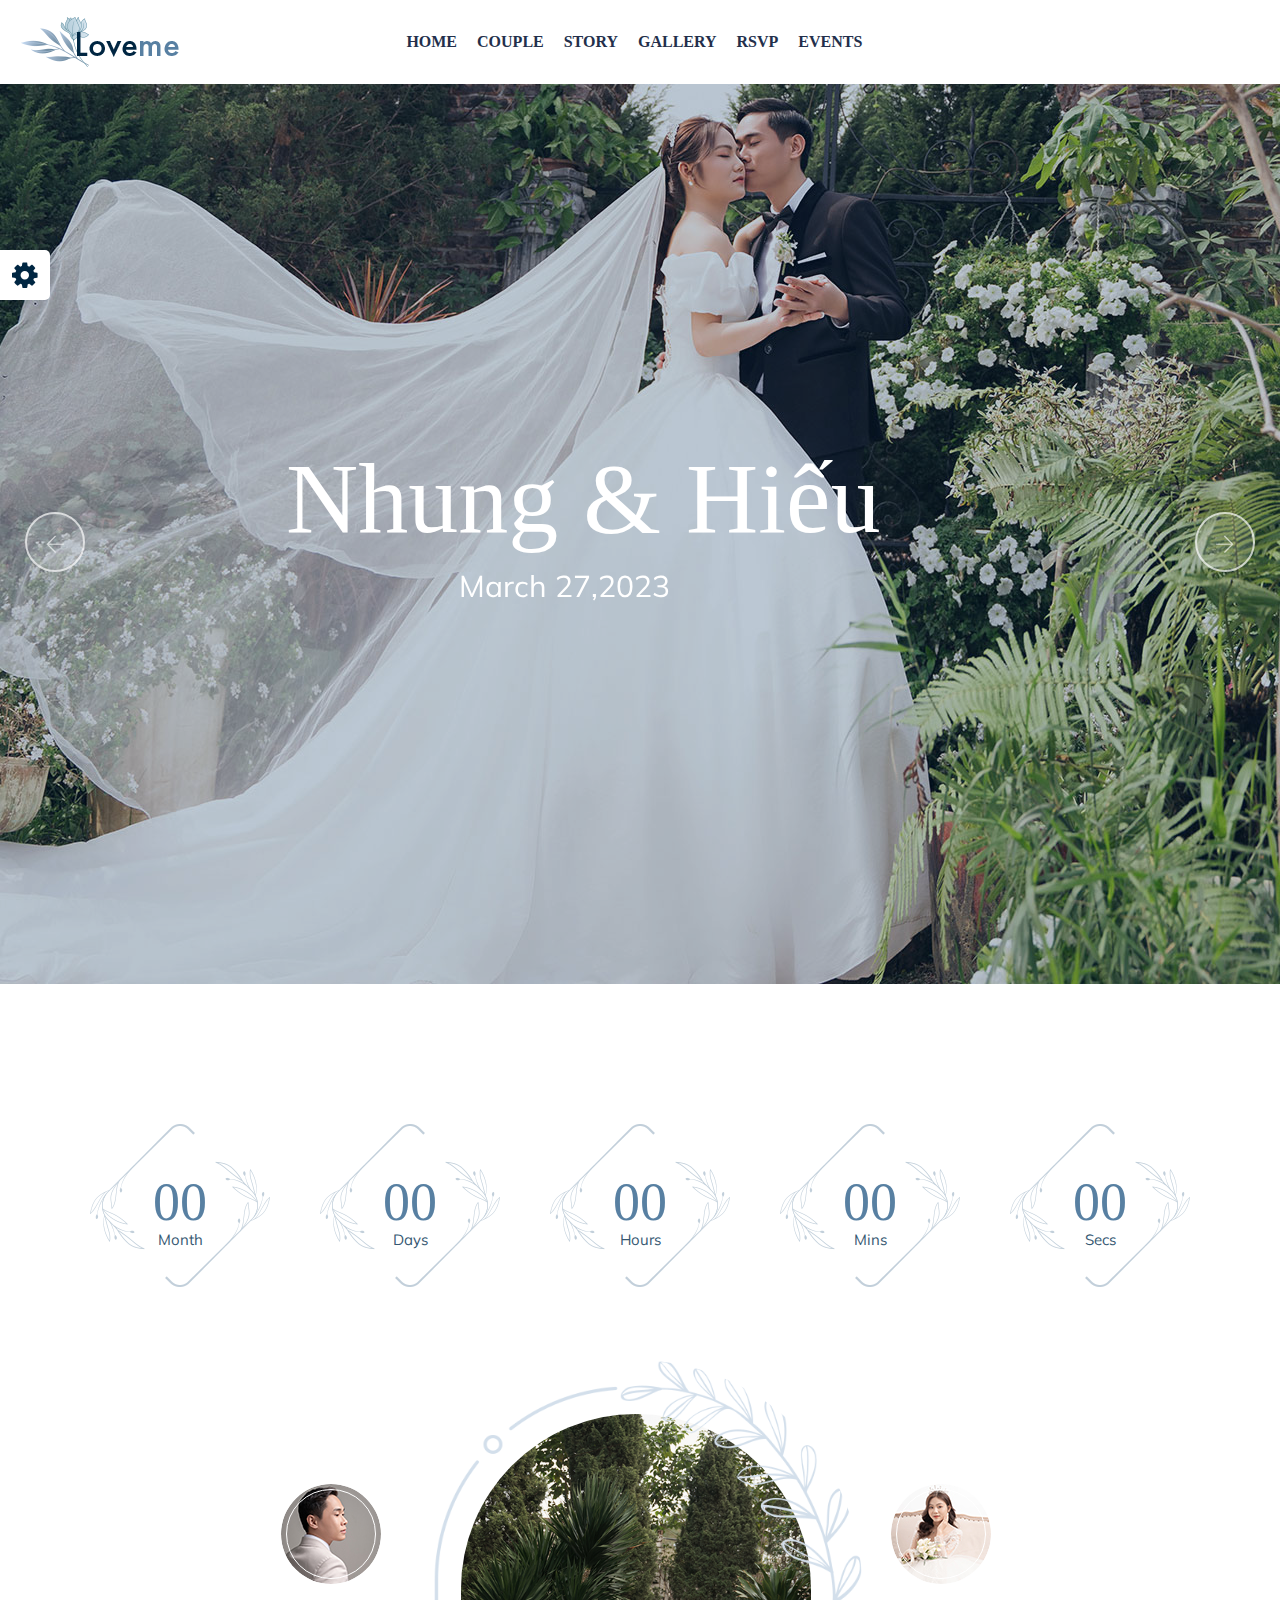
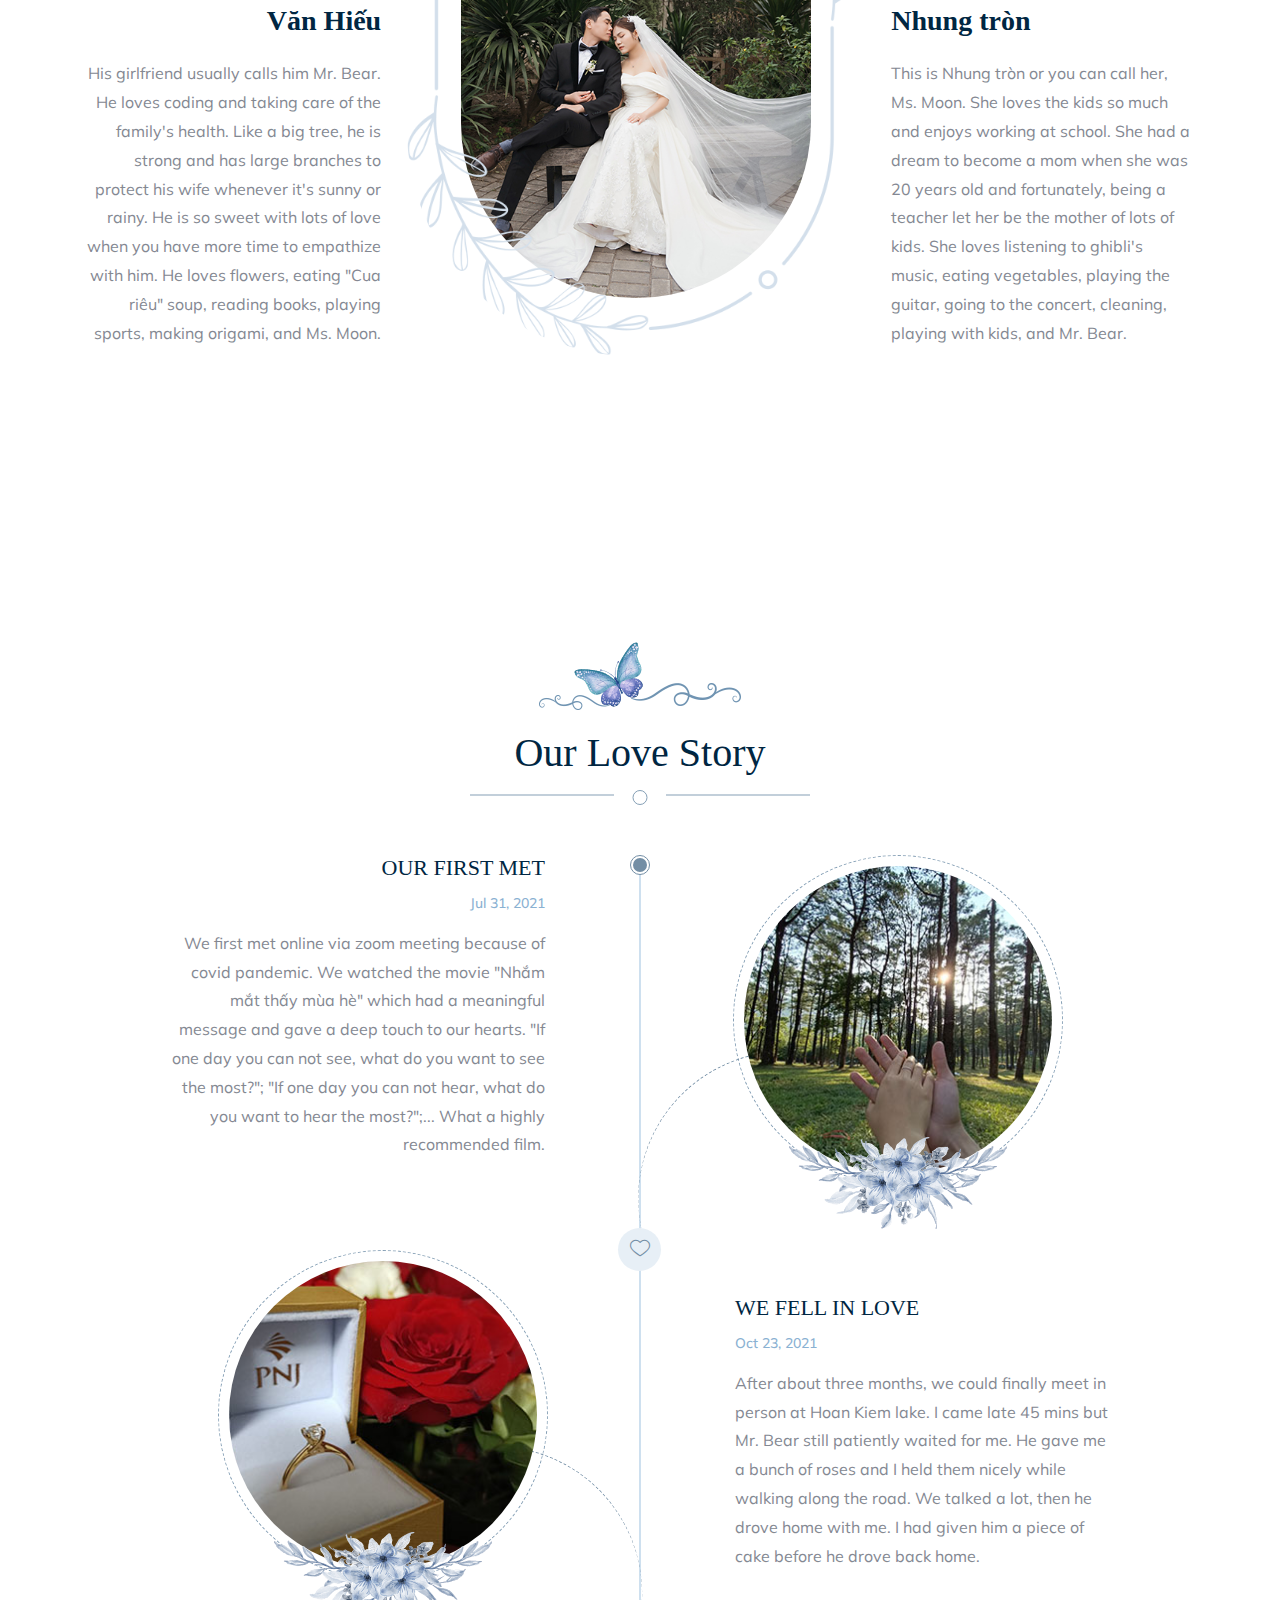
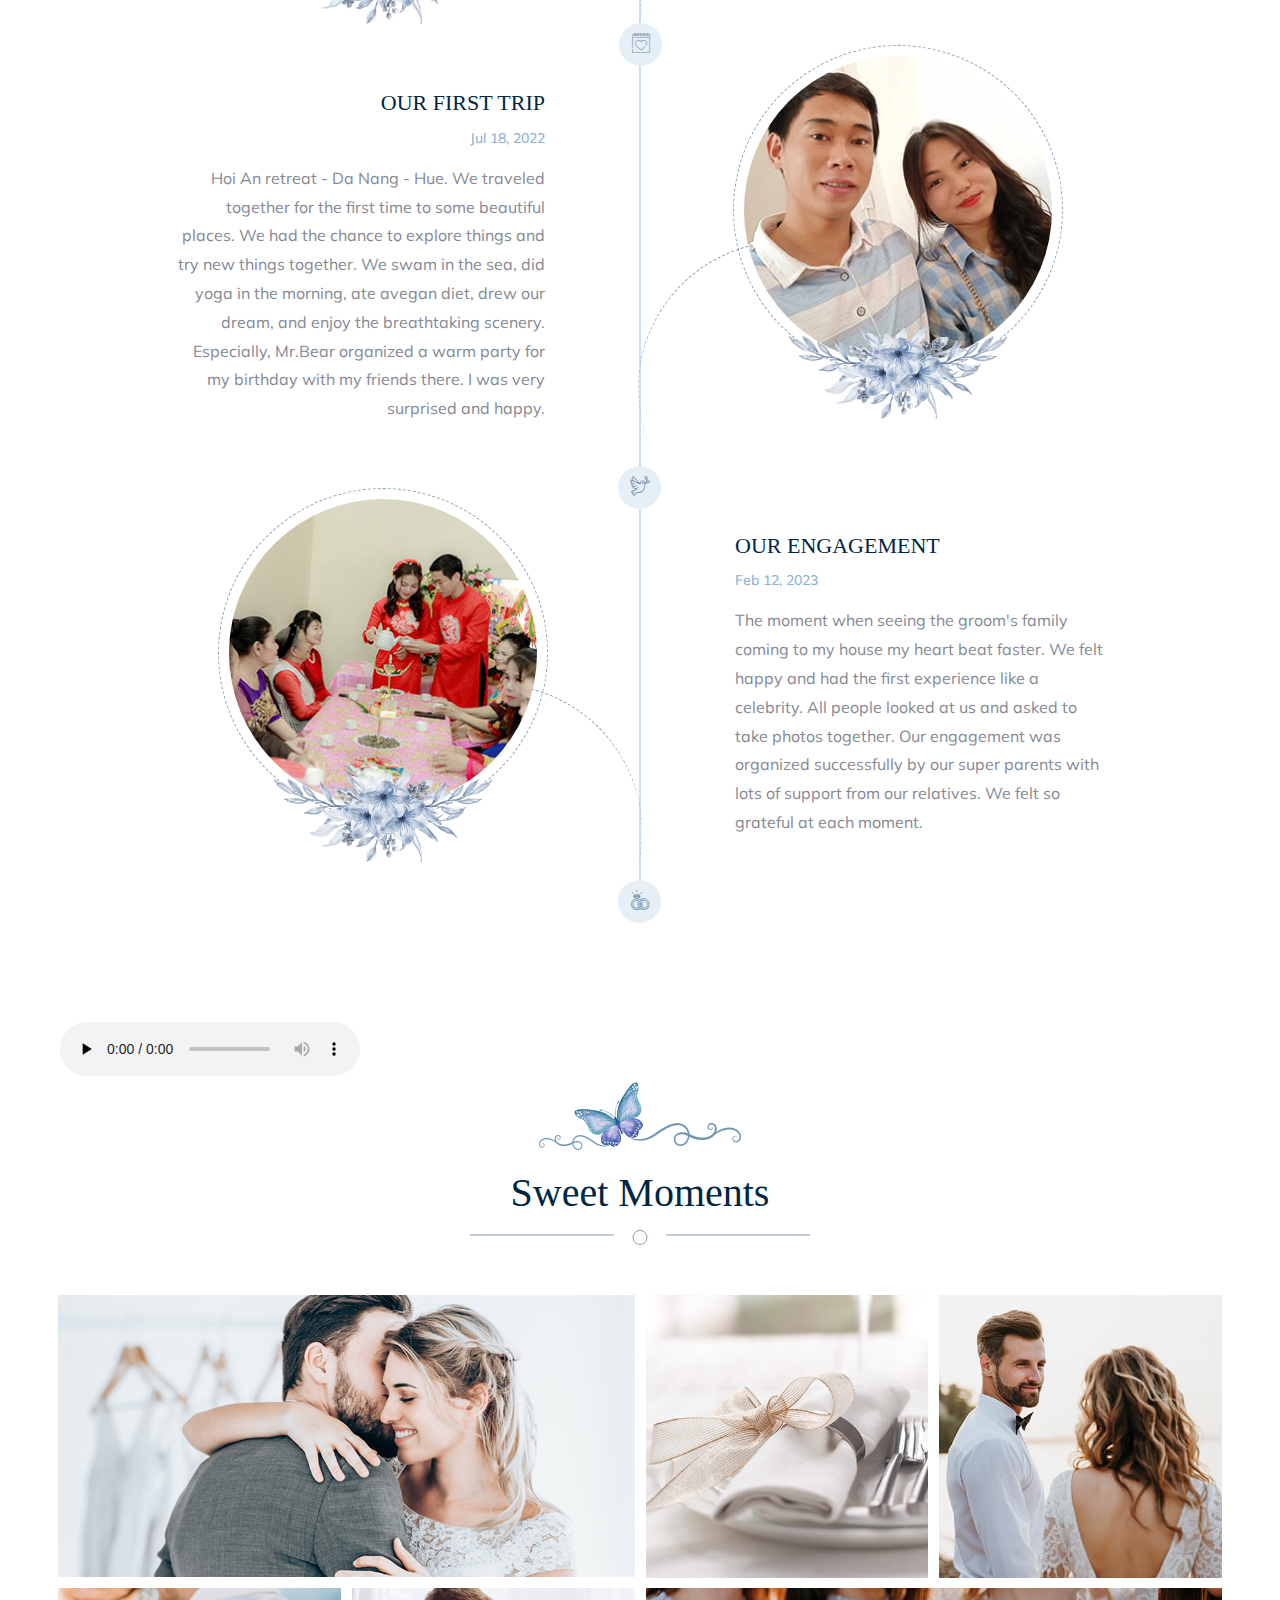
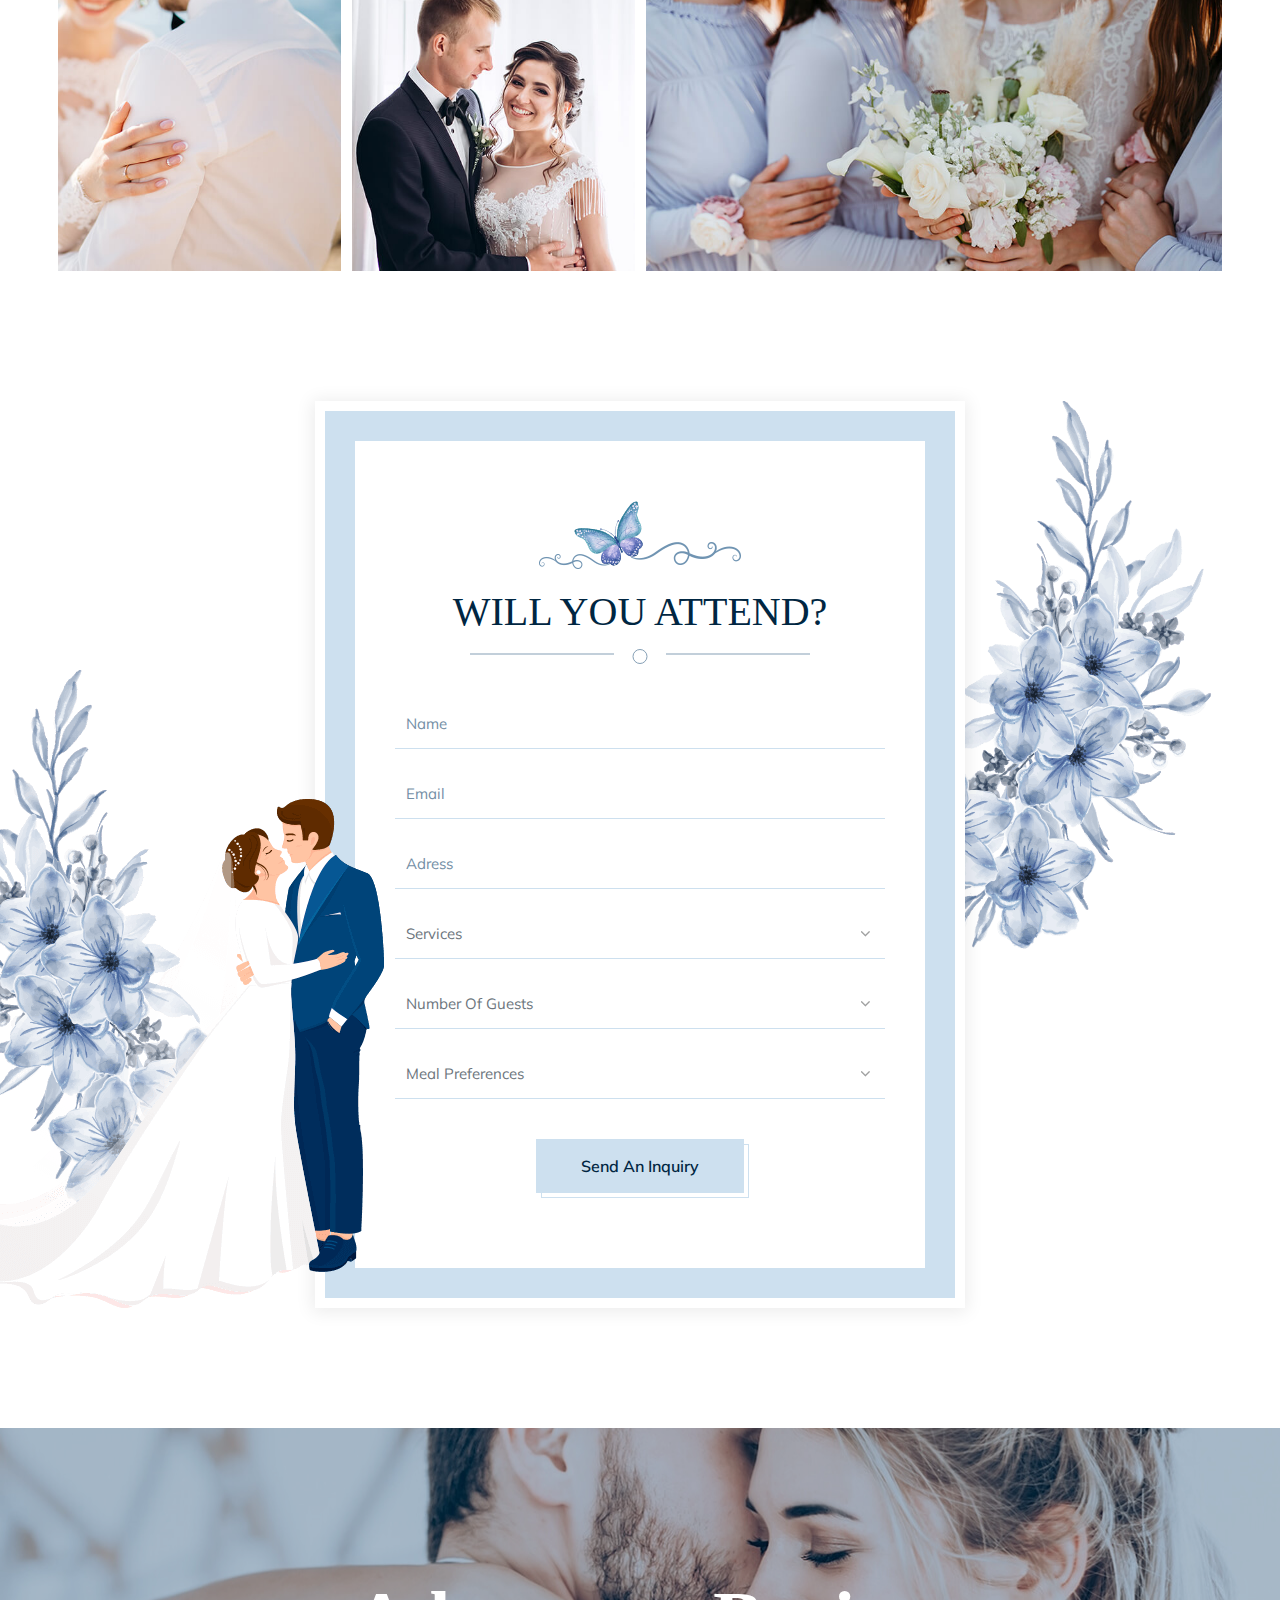
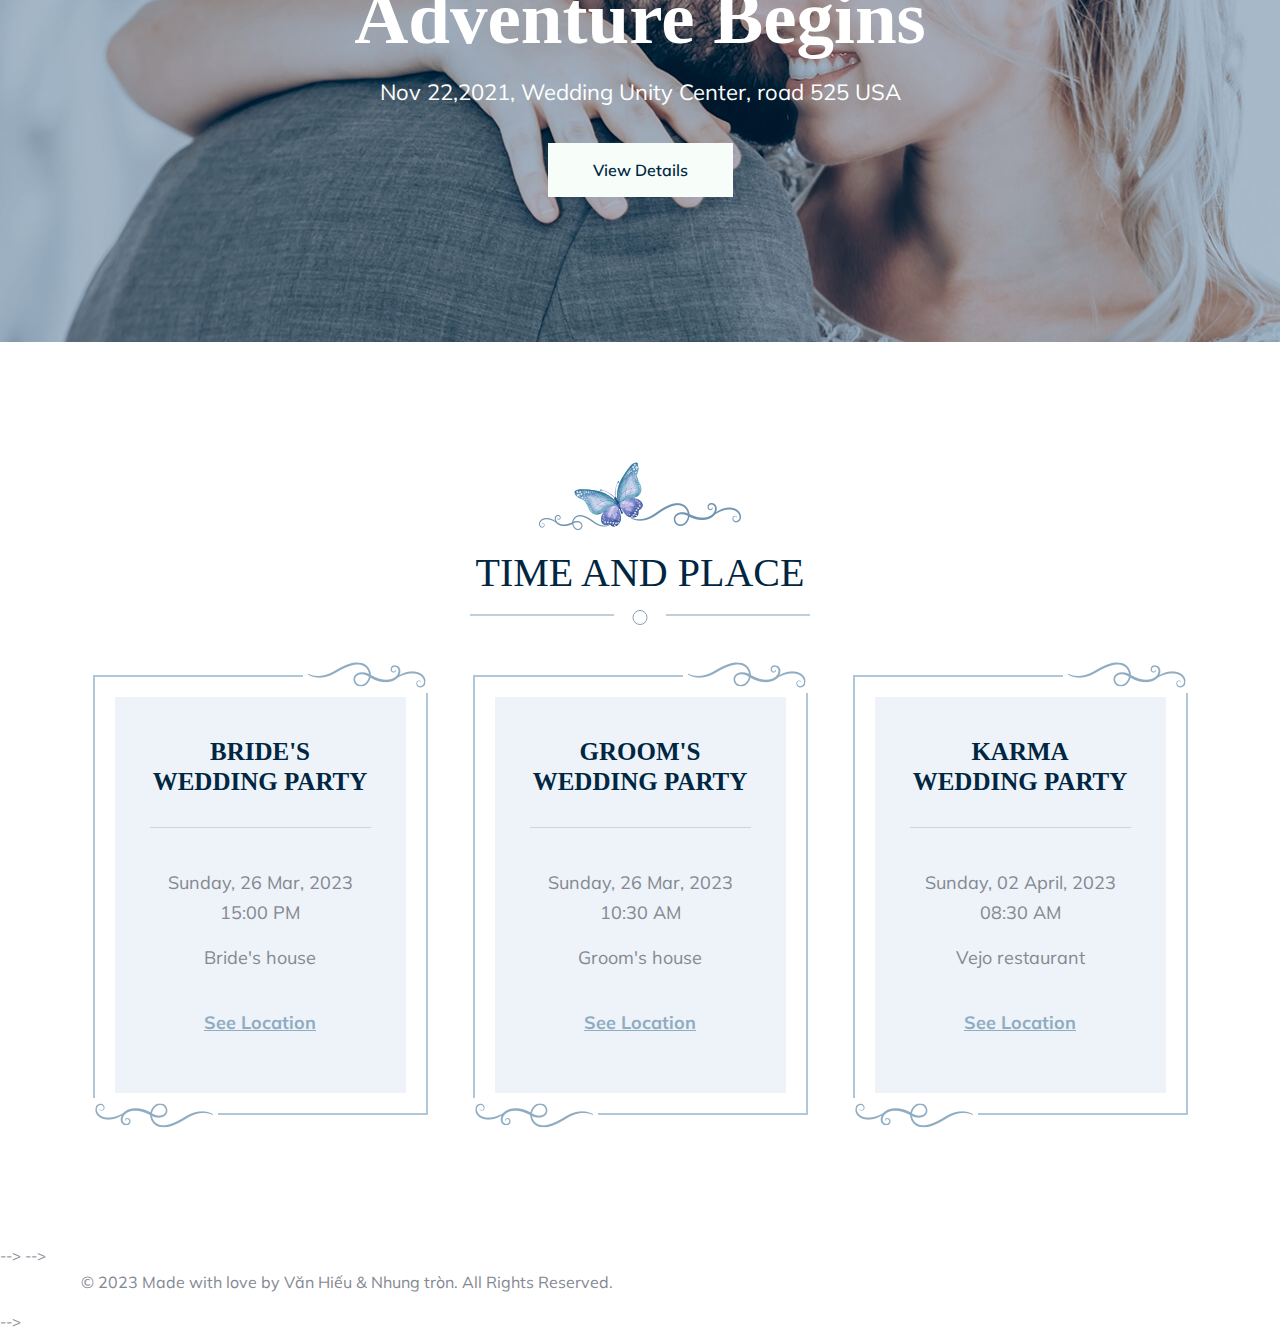
<file: Loveme - Wedding & Wedding Planner HTML5 Template.html>
<!DOCTYPE html>
<!-- saved from url=(0047)https://wpocean.com/html/tf/loveme/index-3.html -->
<html lang="en" class="js no-touch cssanimations csstransitions"><head><meta http-equiv="Content-Type" content="text/html; charset=UTF-8">
    
    <meta http-equiv="X-UA-Compatible" content="IE=edge">
    <meta name="viewport" content="width=device-width, initial-scale=1">
    <meta name="author" content="wpOceans">
    <link rel="shortcut icon" type="image/png" href="./Loveme - Wedding &amp; Wedding Planner HTML5 Template_files/favicon.png">
    <title> Loveme - Wedding &amp; Wedding Planner HTML5 Template</title>
    <link href="./Loveme - Wedding &amp; Wedding Planner HTML5 Template_files/themify-icons.css" rel="stylesheet">
    <link href="./Loveme - Wedding &amp; Wedding Planner HTML5 Template_files/font-awesome.min.css" rel="stylesheet">
    <link href="./Loveme - Wedding &amp; Wedding Planner HTML5 Template_files/flaticon.css" rel="stylesheet">
    <link href="./Loveme - Wedding &amp; Wedding Planner HTML5 Template_files/bootstrap.min.css" rel="stylesheet">
    <link href="./Loveme - Wedding &amp; Wedding Planner HTML5 Template_files/magnific-popup.css" rel="stylesheet">
    <link href="./Loveme - Wedding &amp; Wedding Planner HTML5 Template_files/animate.css" rel="stylesheet">
    <link href="./Loveme - Wedding &amp; Wedding Planner HTML5 Template_files/owl.carousel.css" rel="stylesheet">
    <link href="./Loveme - Wedding &amp; Wedding Planner HTML5 Template_files/owl.theme.css" rel="stylesheet">
    <link href="./Loveme - Wedding &amp; Wedding Planner HTML5 Template_files/slick.css" rel="stylesheet">
    <link href="./Loveme - Wedding &amp; Wedding Planner HTML5 Template_files/slick-theme.css" rel="stylesheet">
    <link href="./Loveme - Wedding &amp; Wedding Planner HTML5 Template_files/swiper.min.css" rel="stylesheet">
    <link href="./Loveme - Wedding &amp; Wedding Planner HTML5 Template_files/nice-select.css" rel="stylesheet">
    <link href="./Loveme - Wedding &amp; Wedding Planner HTML5 Template_files/owl.transitions.css" rel="stylesheet">
    <link href="./Loveme - Wedding &amp; Wedding Planner HTML5 Template_files/jquery.fancybox.css" rel="stylesheet">
    <link href="./Loveme - Wedding &amp; Wedding Planner HTML5 Template_files/odometer-theme-default.css" rel="stylesheet">
    <link href="./Loveme - Wedding &amp; Wedding Planner HTML5 Template_files/style.css" rel="stylesheet">
<style type="text/css">.fancybox-margin{margin-right:14px;}</style></head>

<body>

    <!-- start page-wrapper -->
    <div class="page-wrapper">
        <!-- start preloader -->
        <div class="preloader" style="display: none;">
            <div class="vertical-centered-box">
                <div class="content">
                    <div class="loader-circle"></div>
                    <div class="loader-line-mask">
                        <div class="loader-line"></div>
                    </div>
                    <img src="./Loveme - Wedding &amp; Wedding Planner HTML5 Template_files/favicon.png" alt="">
                </div>
            </div>
        </div>
        <!-- end preloader -->
        <!-- Start header -->
        <header id="header">
            <div class="wpo-site-header">
                <nav class="navigation navbar navbar-expand-lg navbar-light original">
                    <div class="container-fluid">
                        <div class="row align-items-center">
                            <div class="col-lg-3 col-md-3 col-3 d-lg-none dl-block">
                                <div class="mobail-menu">
                                    <button type="button" class="navbar-toggler open-btn">
                                        <span class="sr-only">Toggle navigation</span>
                                        <span class="icon-bar first-angle"></span>
                                        <span class="icon-bar middle-angle"></span>
                                        <span class="icon-bar last-angle"></span>
                                    </button>
                                </div>
                            </div>
                            <div class="col-lg-2 col-md-6 col-6">
                                <div class="navbar-header">
                                    <a class="navbar-brand" href="https://wpocean.com/html/tf/loveme/index.html"><img src="./Loveme - Wedding &amp; Wedding Planner HTML5 Template_files/logo.png" alt=""></a>
                                </div>
                            </div>
                            <div class="col-lg-8 col-md-1 col-1">
                                <div id="navbar" class="collapse navbar-collapse navigation-holder">
                                    <button class="menu-close"><i class="ti-close"></i></button>
                                    <ul class="nav navbar-nav mb-2 mb-lg-0">
                                        <li class="menu-item-has-children">
                                            <!-- <a href="https://wpocean.com/html/tf/loveme/index-3.html#">Home</a> -->
											<a href="https://nhunghieu.github.io/#">Home</a>
                                            <!-- <ul class="sub-menu">
                                                <li><a href="https://wpocean.com/html/tf/loveme/index.html">Main Home</a></li>
                                                <li><a href="https://wpocean.com/html/tf/loveme/index-2.html">Wedding Planner</a></li>
                                                <li><a class="active" href="https://wpocean.com/html/tf/loveme/index-3.html">Announcement S1</a></li>
                                                <li><a href="https://wpocean.com/html/tf/loveme/index-4.html">Announcement S2</a></li>
                                                <li><a href="https://wpocean.com/html/tf/loveme/index-5.html">Wedding Home</a></li>
                                                <li><a href="https://wpocean.com/html/tf/loveme/index-7.html">Shop Home</a></li>
                                                <li><a href="https://wpocean.com/html/tf/loveme/index-6.html">Invitation</a></li>
                                            </ul> -->
                                        </li>
                                        <li class="menu-item-has-children">
                                            <!-- <a href="https://wpocean.com/html/tf/loveme/index-3.html#couple">Couple</a> -->
											<a href="https://nhunghieu.github.io/#couple">Couple</a>
                                        </li>
                                        <li class="menu-item-has-children">
                                            <!-- <a href="https://wpocean.com/html/tf/loveme/index-3.html#story">Story</a> -->
											<a href="https://nhunghieu.github.io/#story">Story</a>
                                        </li>
                                        <li class="menu-item-has-children">
                                            <!-- <a href="https://wpocean.com/html/tf/loveme/index-3.html#gallery">Gallery</a> -->
											<a href="https://nhunghieu.github.io/#gallery">Gallery</a>
                                        </li>
                                        <li class="menu-item-has-children">
                                            <!-- <a href="https://wpocean.com/html/tf/loveme/index-3.html#RSVP">RSVP</a> -->
											<a href="https://nhunghieu.github.io/#RSVP">RSVP</a>
                                        </li>
                                        <li class="menu-item-has-children">
                                            <!-- <a href="https://wpocean.com/html/tf/loveme/index-3.html#event">Events</a> -->
											<a href="https://nhunghieu.github.io/#event">Events</a>
                                        </li>
                                        <!-- <li class="menu-item-has-children">
                                            <a href="https://wpocean.com/html/tf/loveme/index-3.html#">Blog</a>
                                            <ul class="sub-menu">
                                                <li><a href="https://wpocean.com/html/tf/loveme/blog.html">Blog right sidebar</a></li>
                                                <li><a href="https://wpocean.com/html/tf/loveme/blog-left-sidebar.html">Blog left sidebar</a></li>
                                                <li><a href="https://wpocean.com/html/tf/loveme/blog-fullwidth.html">Blog fullwidth</a></li>
                                                <li class="menu-item-has-children">
                                                    <a href="https://wpocean.com/html/tf/loveme/index-3.html#">Blog details</a>
                                                    <ul class="sub-menu">
                                                        <li><a href="https://wpocean.com/html/tf/loveme/blog-single.html">Blog details right
                                                                sidebar</a>
                                                        </li>
                                                        <li><a href="https://wpocean.com/html/tf/loveme/blog-single-left-sidebar.html">Blog details
                                                                left
                                                                sidebar</a></li>
                                                        <li><a href="https://wpocean.com/html/tf/loveme/blog-single-fullwidth.html">Blog details
                                                                fullwidth</a></li>
                                                    </ul>
                                                </li>
                                            </ul>
                                        </li> -->
                                    </ul>

                                </div><!-- end of nav-collapse -->
                            </div>
                            <!-- <div class="col-lg-2 col-md-2 col-2">
                                <div class="header-right">
                                    <div class="header-search-form-wrapper">
                                        <div class="cart-search-contact">
                                            <button class="search-toggle-btn"><i class="fi flaticon-search"></i></button>
                                            <div class="header-search-form">
                                                <form>
                                                    <div>
                                                        <input type="text" class="form-control" placeholder="Search here...">
                                                        <button type="submit"><i class="fi flaticon-search"></i></button>
                                                    </div>
                                                </form>
                                            </div>
                                        </div>
                                    </div>
                                    <div class="mini-cart">
                                        <button class="cart-toggle-btn"> <i class="fi flaticon-shopping-cart"></i>
                                            <span class="cart-count">2</span></button>
                                        <div class="mini-cart-content">
                                            <button class="mini-cart-close"><i class="ti-close"></i></button>
                                            <div class="mini-cart-items">
                                                <div class="mini-cart-item clearfix">
                                                    <div class="mini-cart-item-image">
                                                        <a href="https://wpocean.com/html/tf/loveme/shop.html"><img src="./Loveme - Wedding &amp; Wedding Planner HTML5 Template_files/img-1.jpg" alt=""></a>
                                                    </div>
                                                    <div class="mini-cart-item-des">
                                                        <a href="https://wpocean.com/html/tf/loveme/shop.html">Wedding Gown</a>
                                                        <span class="mini-cart-item-price">$20.15 x 1</span>
                                                        <span class="mini-cart-item-quantity"><a href="https://wpocean.com/html/tf/loveme/index-3.html#"><i class="ti-close"></i></a></span>
                                                    </div>
                                                </div>
                                                <div class="mini-cart-item clearfix">
                                                    <div class="mini-cart-item-image">
                                                        <a href="https://wpocean.com/html/tf/loveme/shop.html"><img src="./Loveme - Wedding &amp; Wedding Planner HTML5 Template_files/img-2.jpg" alt=""></a>
                                                    </div>
                                                    <div class="mini-cart-item-des">
                                                        <a href="https://wpocean.com/html/tf/loveme/shop.html">Bridal Flower</a>
                                                        <span class="mini-cart-item-price">$13.25 x 2</span>
                                                        <span class="mini-cart-item-quantity"><a href="https://wpocean.com/html/tf/loveme/index-3.html#"><i class="ti-close"></i></a></span>
                                                    </div>
                                                </div>
                                            </div>
                                            <div class="mini-cart-action clearfix">
                                                <span class="mini-checkout-price">Subtotal:
                                                    <span>$215.14</span></span>
                                                <div class="mini-btn">
                                                    <a href="https://wpocean.com/html/tf/loveme/checkout.html" class="view-cart-btn s1">Checkout</a>
                                                    <a href="https://wpocean.com/html/tf/loveme/cart.html" class="view-cart-btn">View Cart</a>
                                                </div>
                                            </div>
                                        </div>
                                    </div>
                                </div>
                            </div> -->
                        </div>
                    </div><!-- end of container -->
                </nav><nav class="navigation navbar navbar-expand-lg navbar-light sticky-header">
                    <div class="container-fluid">
                        <div class="row align-items-center">
                            <div class="col-lg-3 col-md-3 col-3 d-lg-none dl-block">
                                <div class="mobail-menu">
                                    <button type="button" class="navbar-toggler open-btn">
                                        <span class="sr-only">Toggle navigation</span>
                                        <span class="icon-bar first-angle"></span>
                                        <span class="icon-bar middle-angle"></span>
                                        <span class="icon-bar last-angle"></span>
                                    </button>
                                </div>
                            </div>
                            <div class="col-lg-2 col-md-6 col-6">
                                <div class="navbar-header">
                                    <a class="navbar-brand" href="https://wpocean.com/html/tf/loveme/index.html"><img src="./Loveme - Wedding &amp; Wedding Planner HTML5 Template_files/logo.png" alt=""></a>
                                </div>
                            </div>
                            <div class="col-lg-8 col-md-1 col-1">
                                <div id="navbar" class="collapse navbar-collapse navigation-holder">
                                    <button class="menu-close"><i class="ti-close"></i></button>
                                    <ul class="nav navbar-nav mb-2 mb-lg-0">
                                        <li class="menu-item-has-children">
                                            <a href="https://wpocean.com/html/tf/loveme/index-3.html#">Home</a>
                                            <ul class="sub-menu">
                                                <li><a href="https://wpocean.com/html/tf/loveme/index.html">Main Home</a></li>
                                                <li><a href="https://wpocean.com/html/tf/loveme/index-2.html">Wedding Planner</a></li>
                                                <li><a class="active" href="https://wpocean.com/html/tf/loveme/index-3.html">Announcement S1</a></li>
                                                <li><a href="https://wpocean.com/html/tf/loveme/index-4.html">Announcement S2</a></li>
                                                <li><a href="https://wpocean.com/html/tf/loveme/index-5.html">Wedding Home</a></li>
                                                <li><a href="https://wpocean.com/html/tf/loveme/index-7.html">Shop Home</a></li>
                                                <li><a href="https://wpocean.com/html/tf/loveme/index-6.html">Invitation</a></li>
                                            </ul>
                                        </li>
                                        <li class="menu-item-has-children">
                                            <a href="https://wpocean.com/html/tf/loveme/index-3.html#couple">Couple</a>
                                        </li>
                                        <li class="menu-item-has-children">
                                            <a href="https://wpocean.com/html/tf/loveme/index-3.html#story">Story</a>
                                        </li>
                                        <li class="menu-item-has-children">
                                            <a href="https://wpocean.com/html/tf/loveme/index-3.html#gallery">Gallery</a>
                                        </li>
                                        <li class="menu-item-has-children">
                                            <a href="https://wpocean.com/html/tf/loveme/index-3.html#RSVP">RSVP</a>
                                        </li>
                                        <li class="menu-item-has-children">
                                            <a href="https://wpocean.com/html/tf/loveme/index-3.html#event">Events</a>
                                        </li>
                                        <li class="menu-item-has-children">
                                            <a href="https://wpocean.com/html/tf/loveme/index-3.html#">Blog</a>
                                            <ul class="sub-menu">
                                                <li><a href="https://wpocean.com/html/tf/loveme/blog.html">Blog right sidebar</a></li>
                                                <li><a href="https://wpocean.com/html/tf/loveme/blog-left-sidebar.html">Blog left sidebar</a></li>
                                                <li><a href="https://wpocean.com/html/tf/loveme/blog-fullwidth.html">Blog fullwidth</a></li>
                                                <li class="menu-item-has-children">
                                                    <a href="https://wpocean.com/html/tf/loveme/index-3.html#">Blog details</a>
                                                    <ul class="sub-menu">
                                                        <li><a href="https://wpocean.com/html/tf/loveme/blog-single.html">Blog details right
                                                                sidebar</a>
                                                        </li>
                                                        <li><a href="https://wpocean.com/html/tf/loveme/blog-single-left-sidebar.html">Blog details
                                                                left
                                                                sidebar</a></li>
                                                        <li><a href="https://wpocean.com/html/tf/loveme/blog-single-fullwidth.html">Blog details
                                                                fullwidth</a></li>
                                                    </ul>
                                                </li>
                                            </ul>
                                        </li>
                                    </ul>

                                </div><!-- end of nav-collapse -->
                            </div>
                            <div class="col-lg-2 col-md-2 col-2">
                                <div class="header-right">
                                    <div class="header-search-form-wrapper">
                                        <div class="cart-search-contact">
                                            <button class="search-toggle-btn"><i class="fi flaticon-search"></i></button>
                                            <div class="header-search-form">
                                                <form>
                                                    <div>
                                                        <input type="text" class="form-control" placeholder="Search here...">
                                                        <button type="submit"><i class="fi flaticon-search"></i></button>
                                                    </div>
                                                </form>
                                            </div>
                                        </div>
                                    </div>
                                    <div class="mini-cart">
                                        <button class="cart-toggle-btn"> <i class="fi flaticon-shopping-cart"></i>
                                            <span class="cart-count">2</span></button>
                                        <div class="mini-cart-content">
                                            <button class="mini-cart-close"><i class="ti-close"></i></button>
                                            <div class="mini-cart-items">
                                                <div class="mini-cart-item clearfix">
                                                    <div class="mini-cart-item-image">
                                                        <a href="https://wpocean.com/html/tf/loveme/shop.html"><img src="./Loveme - Wedding &amp; Wedding Planner HTML5 Template_files/img-1.jpg" alt=""></a>
                                                    </div>
                                                    <div class="mini-cart-item-des">
                                                        <a href="https://wpocean.com/html/tf/loveme/shop.html">Wedding Gown</a>
                                                        <span class="mini-cart-item-price">$20.15 x 1</span>
                                                        <span class="mini-cart-item-quantity"><a href="https://wpocean.com/html/tf/loveme/index-3.html#"><i class="ti-close"></i></a></span>
                                                    </div>
                                                </div>
                                                <div class="mini-cart-item clearfix">
                                                    <div class="mini-cart-item-image">
                                                        <a href="https://wpocean.com/html/tf/loveme/shop.html"><img src="./Loveme - Wedding &amp; Wedding Planner HTML5 Template_files/img-2.jpg" alt=""></a>
                                                    </div>
                                                    <div class="mini-cart-item-des">
                                                        <a href="https://wpocean.com/html/tf/loveme/shop.html">Bridal Flower</a>
                                                        <span class="mini-cart-item-price">$13.25 x 2</span>
                                                        <span class="mini-cart-item-quantity"><a href="https://wpocean.com/html/tf/loveme/index-3.html#"><i class="ti-close"></i></a></span>
                                                    </div>
                                                </div>
                                            </div>
                                            <div class="mini-cart-action clearfix">
                                                <span class="mini-checkout-price">Subtotal:
                                                    <span>$215.14</span></span>
                                                <div class="mini-btn">
                                                    <a href="https://wpocean.com/html/tf/loveme/checkout.html" class="view-cart-btn s1">Checkout</a>
                                                    <a href="https://wpocean.com/html/tf/loveme/cart.html" class="view-cart-btn">View Cart</a>
                                                </div>
                                            </div>
                                        </div>
                                    </div>
                                </div>
                            </div>
                        </div>
                    </div><!-- end of container -->
                </nav>
            </div>
        </header>
        <!-- end of header -->
        <!-- start of hero -->
        <section class="wpo-hero-slider wpo-hero-slider-s2">
            <div class="swiper-container swiper-container-horizontal">
                <div class="swiper-wrapper" style="transform: translate3d(-6088px, 0px, 0px); transition-duration: 1000ms;">
				<div class="swiper-slide swiper-slide-duplicate swiper-slide-next swiper-slide-duplicate-prev" data-swiper-slide-index="2" style="width: 1522px; transition: all 1000ms ease 0s;">
                        <div class="slide-inner slide-bg-image" data-background="./Loveme - Wedding &amp; Wedding Planner HTML5 Template_files/assets/images/slider/slide-6.jpg" style="transform: translate3d(3044px, 0px, 0px); transition: all 1000ms ease 0s; background-image: url(&quot;./Loveme - Wedding &amp; Wedding Planner HTML5 Template_files/assets/images/slider/slide-6.jpg&quot;);">
                            <!-- <div class="gradient-overlay"></div> -->
                            <div class="container-fluid">
                                <div class="slide-content">
                                    <div data-swiper-parallax="300" class="slide-title" style="transform: translate3d(300px, 0px, 0px); transition-duration: 1000ms;">
                                        <h2>Nhung &amp; Hiếu</h2>
                                    </div>
                                    <div data-swiper-parallax="400" class="slide-text" style="transform: translate3d(400px, 0px, 0px); transition-duration: 1000ms;">
                                        <p>March 27,2023</p>
                                    </div>
                                    <!-- <div class="border-1"></div>
                                    <div class="border-2"></div>
                                    <div class="border-3"></div>
                                    <div class="border-4"></div>
                                    <div class="s-img-1"><img src="./Loveme - Wedding &amp; Wedding Planner HTML5 Template_files/shape3.png" alt=""></div>
                                    <div class="s-img-2"><img src="./Loveme - Wedding &amp; Wedding Planner HTML5 Template_files/shape4.png" alt=""></div> -->
                                </div>
                            </div>
                        </div> <!-- end slide-inner -->
                    </div>
					<div class="swiper-slide swiper-slide-duplicate-active" data-swiper-slide-index="0" style="width: 1522px; transition: all 1000ms ease 0s;">
                        <div class="slide-inner slide-bg-image" data-background="./Loveme - Wedding &amp; Wedding Planner HTML5 Template_files/assets/images/slider/slide-3.jpg" style="transform: translate3d(2283px, 0px, 0px); transition: all 1000ms ease 0s; background-image: url(&quot;./Loveme - Wedding &amp; Wedding Planner HTML5 Template_files/assets/images/slider/slide-3.jpg&quot;);">
                            <!-- <div class="gradient-overlay"></div> -->
                            <div class="container-fluid">
                                <div class="slide-content">
                                    <div data-swiper-parallax="300" class="slide-title" style="transform: translate3d(300px, 0px, 0px); transition-duration: 1000ms;">
                                        <h2>Nhung &amp; Hiếu</h2>
                                    </div>
                                    <div data-swiper-parallax="400" class="slide-text" style="transform: translate3d(400px, 0px, 0px); transition-duration: 1000ms;">
                                        <p>March 27,2023</p>
                                    </div>
                                    <!-- <div class="border-1"></div>
                                    <div class="border-2"></div>
                                    <div class="border-3"></div>
                                    <div class="border-4"></div>
                                    <div class="s-img-1"><img src="./Loveme - Wedding &amp; Wedding Planner HTML5 Template_files/shape3.png" alt=""></div>
                                    <div class="s-img-2"><img src="./Loveme - Wedding &amp; Wedding Planner HTML5 Template_files/shape4.png" alt=""></div> -->
                                </div>
                            </div>
                        </div> <!-- end slide-inner -->
                    </div> <!-- end swiper-slide -->
                    <div class="swiper-slide swiper-slide-duplicate-active" data-swiper-slide-index="0" style="width: 1522px; transition: all 1000ms ease 0s;">
                        <div class="slide-inner slide-bg-image" data-background="./Loveme - Wedding &amp; Wedding Planner HTML5 Template_files/assets/images/slider/slide-4.jpg" style="transform: translate3d(2283px, 0px, 0px); transition: all 1000ms ease 0s; background-image: url(&quot;./Loveme - Wedding &amp; Wedding Planner HTML5 Template_files/assets/images/slider/slide-4.jpg&quot;);">
                            <!-- <div class="gradient-overlay"></div> -->
                            <div class="container-fluid">
                                <div class="slide-content">
                                    <div data-swiper-parallax="300" class="slide-title" style="transform: translate3d(300px, 0px, 0px); transition-duration: 1000ms;">
                                        <h2>Nhung &amp; Hiếu</h2>
                                    </div>
                                    <div data-swiper-parallax="400" class="slide-text" style="transform: translate3d(400px, 0px, 0px); transition-duration: 1000ms;">
                                        <p>March 27,2023</p>
                                    </div>
                                    <!-- <div class="border-1"></div>
                                    <div class="border-2"></div>
                                    <div class="border-3"></div>
                                    <div class="border-4"></div>
                                    <div class="s-img-1"><img src="./Loveme - Wedding &amp; Wedding Planner HTML5 Template_files/shape3.png" alt=""></div>
                                    <div class="s-img-2"><img src="./Loveme - Wedding &amp; Wedding Planner HTML5 Template_files/shape4.png" alt=""></div> -->
                                </div>
                            </div>
                        </div> <!-- end slide-inner -->
                    </div> <!-- end swiper-slide -->

                    <div class="swiper-slide" data-swiper-slide-index="1" style="width: 1522px; transition: all 1000ms ease 0s;">
                        <div class="slide-inner slide-bg-image" data-background="./Loveme - Wedding &amp; Wedding Planner HTML5 Template_files/assets/images/slider/slide-5.jpg" style="transform: translate3d(1522px, 0px, 0px); transition: all 1000ms ease 0s; background-image: url(&quot;./Loveme - Wedding &amp; Wedding Planner HTML5 Template_files/assets/images/slider/slide-5.jpg&quot;);">
                            <!-- <div class="gradient-overlay"></div> -->
                            <div class="container-fluid">
                                <div class="slide-content">
                                    <div data-swiper-parallax="300" class="slide-title" style="transform: translate3d(300px, 0px, 0px); transition-duration: 1000ms;">
                                        <h2>Nhung &amp; Hiếu</h2>
                                    </div>
                                    <div data-swiper-parallax="400" class="slide-text" style="transform: translate3d(400px, 0px, 0px); transition-duration: 1000ms;">
                                        <p>March 27,2023</p>
                                    </div>
                                    <!-- <div class="border-1"></div>
                                    <div class="border-2"></div>
                                    <div class="border-3"></div>
                                    <div class="border-4"></div>
                                    <div class="s-img-1"><img src="./Loveme - Wedding &amp; Wedding Planner HTML5 Template_files/shape3.png" alt=""></div>
                                    <div class="s-img-2"><img src="./Loveme - Wedding &amp; Wedding Planner HTML5 Template_files/shape4.png" alt=""></div> -->
                                </div>
                            </div>
                        </div> <!-- end slide-inner -->
                    </div> <!-- end swiper-slide -->

                    <div class="swiper-slide swiper-slide-prev swiper-slide-duplicate-next" data-swiper-slide-index="2" style="width: 1522px; transition: all 1000ms ease 0s;">
                        <div class="slide-inner slide-bg-image" data-background="./Loveme - Wedding &amp; Wedding Planner HTML5 Template_files/assets/images/slider/slide-6.jpg" style="transform: translate3d(761px, 0px, 0px); transition: all 1000ms ease 0s; background-image: url(&quot;./Loveme - Wedding &amp; Wedding Planner HTML5 Template_files/assets/images/slider/slide-6.jpg&quot;);">
                            <!-- <div class="gradient-overlay"></div> -->
                            <div class="container-fluid">
                                <div class="slide-content">
                                    <div data-swiper-parallax="300" class="slide-title" style="transform: translate3d(300px, 0px, 0px); transition-duration: 1000ms;">
                                        <h2>Nhung &amp; Hiếu</h2>
                                    </div>
                                    <div data-swiper-parallax="400" class="slide-text" style="transform: translate3d(400px, 0px, 0px); transition-duration: 1000ms;">
                                        <p>March 27,2023</p>
                                    </div>
                                    <!-- <div class="border-1"></div>
                                    <div class="border-2"></div>
                                    <div class="border-3"></div>
                                    <div class="border-4"></div>
                                    <div class="s-img-1"><img src="./Loveme - Wedding &amp; Wedding Planner HTML5 Template_files/shape3.png" alt=""></div>
                                    <div class="s-img-2"><img src="./Loveme - Wedding &amp; Wedding Planner HTML5 Template_files/shape4.png" alt=""></div> -->
                                </div>
                            </div>
                        </div> <!-- end slide-inner -->
                    </div> <!-- end swiper-slide -->
                <div class="swiper-slide swiper-slide-duplicate swiper-slide-active" data-swiper-slide-index="0" style="width: 1522px; transition: all 1000ms ease 0s;">
                        <div class="slide-inner slide-bg-image" data-background="./Loveme - Wedding &amp; Wedding Planner HTML5 Template_files/assets/images/slider/slide-4.jpg" style="transform: translate3d(0px, 0px, 0px); transition: all 1000ms ease 0s; background-image: url(&quot;./Loveme - Wedding &amp; Wedding Planner HTML5 Template_files/assets/images/slider/slide-4.jpg&quot;);">
                            <!-- <div class="gradient-overlay"></div> -->
                            <div class="container-fluid">
                                <div class="slide-content">
                                    <div data-swiper-parallax="300" class="slide-title" style="transform: translate3d(0px, 0px, 0px); transition-duration: 1000ms;">
                                        <h2>Nhung &amp; Hiếu</h2>
                                    </div>
                                    <div data-swiper-parallax="400" class="slide-text" style="transform: translate3d(0px, 0px, 0px); transition-duration: 1000ms;">
                                        <p>March 27,2023</p>
                                    </div>
                                    <!-- <div class="border-1"></div>
                                    <div class="border-2"></div>
                                    <div class="border-3"></div>
                                    <div class="border-4"></div>
                                    <div class="s-img-1"><img src="./Loveme - Wedding &amp; Wedding Planner HTML5 Template_files/shape3.png" alt=""></div>
                                    <div class="s-img-2"><img src="./Loveme - Wedding &amp; Wedding Planner HTML5 Template_files/shape4.png" alt=""></div> -->
                                </div>
                            </div>
                        </div> <!-- end slide-inner -->
                    </div>
					</div>
                <!-- end swiper-wrapper -->

                <!-- swipper controls -->
                <div class="swiper-pagination swiper-pagination-clickable swiper-pagination-bullets"><span class="swiper-pagination-bullet swiper-pagination-bullet-active"></span><span class="swiper-pagination-bullet"></span><span class="swiper-pagination-bullet"></span></div>
                <div class="swiper-button-next"></div>
                <div class="swiper-button-prev"></div>
            </div>
        </section>
        <!-- end of wpo-hero-slide-section-->
        <!-- start wpo-wedding-date -->
        <section class="wpo-wedding-date section-padding">
            <h2 class="hidden">some</h2>
            <div class="container">
                <div class="row">
                    <div class="col col-xs-12">
                        <div class="clock-grids">
                            <div id="clock"><div class="box"><div><div class="time">00</div> <span>Month</span> </div></div><div class="box"><div><div class="time">00</div> <span>Days</span> </div></div><div class="box"><div><div class="time">00</div> <span>Hours</span> </div></div><div class="box"><div><div class="time">00</div> <span>Mins</span> </div></div><div class="box"><div><div class="time">00</div> <span>Secs</span> </div></div></div>
                        </div>
                    </div>
                </div>
            </div> <!-- end container -->
        </section>
        <!-- end wpo-wedding-date -->
        <!-- start couple-section -->
        <section class="couple-section section-padding" id="couple">
            <div class="container">
                <div class="row align-items-center">
                    <div class="col col-xs-12">
                        <div class="couple-area clearfix">
                            <div class="text-grid bride">
                                <div class="couple-img">
                                    <img src="./Loveme - Wedding &amp; Wedding Planner HTML5 Template_files/2.jpg" alt="">
                                </div>
                                <h3>Văn Hiếu</h3>
                                <p>His girlfriend usually calls him Mr. Bear. He loves coding and taking care of the family's health. Like a big tree, he is strong and has large branches to protect his wife whenever it's sunny or rainy. He is so sweet with lots of love when you have more time to empathize with him. He loves flowers, eating "Cua riêu" soup, reading books, playing sports, making origami, and Ms. Moon.</p>
                                <!-- <div class="social">
                                    <ul>
                                        <li><a href="https://wpocean.com/html/tf/loveme/index-3.html#"><i class="ti-facebook"></i></a></li>
                                        <li><a href="https://wpocean.com/html/tf/loveme/index-3.html#"><i class="ti-twitter-alt"></i></a></li>
                                        <li><a href="https://wpocean.com/html/tf/loveme/index-3.html#"><i class="ti-instagram"></i></a></li>
                                    </ul>
                                </div> -->
                            </div>
                            <div class="middle-couple-pic">
                                <img src="./Loveme - Wedding &amp; Wedding Planner HTML5 Template_files/1.jpg" alt="">
                                <div class="frame-img"><img src="./Loveme - Wedding &amp; Wedding Planner HTML5 Template_files/shape.png" alt=""></div>
                            </div>
                            <div class="text-grid groom">
                                <div class="couple-img">
                                    <img src="./Loveme - Wedding &amp; Wedding Planner HTML5 Template_files/3.jpg" alt="">
                                </div>
                                <h3>Nhung tròn</h3>
                                <p>This is Nhung tròn or you can call her, Ms. Moon. She loves the kids so much and enjoys working at school. She had a dream to become a mom when she was 20 years old and fortunately, being a teacher let her be the mother of lots of kids. She loves listening to ghibli's music, eating vegetables, playing the guitar, going to the concert, cleaning, playing with kids, and Mr. Bear.</p>
                                <!-- <div class="social">
                                    <ul>
                                        <li><a href="https://wpocean.com/html/tf/loveme/index-3.html#"><i class="ti-facebook"></i></a></li>
                                        <li><a href="https://wpocean.com/html/tf/loveme/index-3.html#"><i class="ti-twitter-alt"></i></a></li>
                                        <li><a href="https://wpocean.com/html/tf/loveme/index-3.html#"><i class="ti-instagram"></i></a></li>
                                    </ul>
                                </div> -->
                            </div>
                        </div>
                    </div>
                </div>
            </div> <!-- end container -->
        </section>
        <!-- end couple-section -->
        <!-- start wpo-video-section -->
        <!-- <section class="wpo-video-section-s2">
            <h2 class="hidden">some</h2>
            <div class="wpo-video-item">
                <div class="wpo-video-img">
                    <img src="./Loveme - Wedding &amp; Wedding Planner HTML5 Template_files/cta2.jpg" alt="">
                    <a href="https://www.youtube.com/embed/teLhLLlhfzc" class="video-btn" data-type="iframe"><i class="fi flaticon-play"></i></a>
                </div>
            </div>
        </section> -->
        <!-- end wpo-video-section-->

        <!-- start story-section -->
        <section class="story-section section-padding" id="story">
            <div class="container">
                <div class="row">
                    <div class="wpo-section-title-s2">
                        <div class="section-title-simg">
                            <img src="./Loveme - Wedding &amp; Wedding Planner HTML5 Template_files/section-title2.png" alt="">
                        </div>
                        <h2>Our Love Story</h2>
                        <div class="section-title-img">
                            <div class="round-ball"></div>
                        </div>
                    </div>
                </div>

                <div class="row">
                    <div class="col col-xs-12">
                        <div class="story-timeline">
                            <div class="round-shape"></div>
                            <div class="row">
                                <div class="col col-lg-6 col-12">
                                    <div class="story-text right-align-text">
                                        <h3>Our first met</h3>
                                        <span class="date">Jul 31, 2021</span>
                                        <p>We first met online via zoom meeting because of covid pandemic. We watched the movie "Nhắm mắt thấy mùa hè" which had a meaningful message and gave a deep touch to our hearts. "If one day you can not see, what do you want to see the most?"; "If one day you can not hear, what do you want to hear the most?";... What a highly recommended film.</p>
                                    </div>
                                </div>
                                <div class="col col-lg-6 col-12">
                                    <div class="img-holder">
                                        <img src="./Loveme - Wedding &amp; Wedding Planner HTML5 Template_files/1(1).jpg" alt="" class="img img-responsive">
                                        <div class="story-shape-img">
                                            <img src="./Loveme - Wedding &amp; Wedding Planner HTML5 Template_files/shape(1).png" alt="">
                                        </div>
                                    </div>
                                </div>
                            </div>
                            <div class="row">
                                <div class="col col-lg-6 col-12">
                                    <div class="img-holder right-align-text left-site">
                                        <img src="./Loveme - Wedding &amp; Wedding Planner HTML5 Template_files/2(1).jpg" alt="" class="img img-responsive">
                                        <div class="story-shape-img">
                                            <img src="./Loveme - Wedding &amp; Wedding Planner HTML5 Template_files/shape(1).png" alt="">
                                        </div>
                                    </div>
                                </div>
                                <div class="col col-lg-6 col-12 text-holder">
                                    <span class="heart">
                                        <i class="fi flaticon-heart"></i>
                                    </span>
                                    <div class="story-text">
                                        <h3>We fell in love</h3>
                                        <span class="date">Oct 23, 2021</span>
                                        <p>After about three months, we could finally meet in person at Hoan Kiem lake. I came late 45 mins but Mr. Bear still patiently waited for me. He gave me a bunch of roses and I held them nicely while walking along the road. We talked a lot, then he drove home with me. I had given him a piece of cake before he drove back home. </p>
                                    </div>
                                </div>
                            </div>
                            <div class="row">
                                <div class="col col-lg-6 col-12 text-holder right-heart">
                                    <span class="heart">
                                        <i class="fi flaticon-calendar"></i>
                                    </span>
                                    <div class="story-text right-align-text">
                                        <h3>Our first trip</h3>
                                        <span class="date">Jul 18, 2022</span>
                                        <p>Hoi An retreat - Da Nang - Hue.
										We traveled together for the first time to some beautiful places. We had the chance to explore things and try new things together. We swam in the sea, did yoga in the morning, ate avegan diet, drew our dream, and enjoy the breathtaking scenery. Especially, Mr.Bear organized a warm party for my birthday with my friends there. I was very surprised and happy.</p>
                                    </div>
                                </div>
                                <div class="col col-lg-6 col-12">
                                    <div class="img-holder right-align-text">
                                        <img src="./Loveme - Wedding &amp; Wedding Planner HTML5 Template_files/3(1).jpg" alt="" class="img img-responsive">
                                        <div class="story-shape-img">
                                            <img src="./Loveme - Wedding &amp; Wedding Planner HTML5 Template_files/shape(1).png" alt="">
                                        </div>
                                    </div>
                                </div>
                            </div>
                            <div class="row">
                                <div class="col col-lg-6 col-12">
                                    <div class="img-holder video-holder left-site">
                                        <img src="./Loveme - Wedding &amp; Wedding Planner HTML5 Template_files/4.jpg" alt="" class="img img-responsive">
                                        <div class="story-shape-img">
                                            <img src="./Loveme - Wedding &amp; Wedding Planner HTML5 Template_files/shape(1).png" alt="">
                                        </div>
                                    </div>
                                </div>
                                <div class="col col-lg-6 col-12 text-holder">
                                    <span class="heart">
                                        <i class="fi flaticon-dove"></i>
                                    </span>
                                    <div class="story-text">
                                        <h3>Our Engagement</h3>
                                        <span class="date">Feb 12, 2023</span>
                                        <p>The moment when seeing the groom's family coming to my house my heart beat faster. We felt happy and had the first experience like a celebrity. All people looked at us and asked to take photos together. Our engagement was organized successfully by our super parents with lots of support from our relatives. We felt so grateful at each moment.</p>
                                    </div>
                                </div>
                            </div>
                            <div class="row">
                                <div class="col offset-lg-6 col-lg-6 col-12 text-holder">
                                    <span class="heart">
                                        <i class="fi flaticon-wedding-rings"></i>
                                    </span>
                                </div>
                            </div>
                        </div>
                    </div>
                </div> <!-- end row -->
            </div> <!-- end container -->
        </section>
        <!-- end story-section -->

        <!-- start wpo-portfolio-section -->
        <section class="wpo-portfolio-section-s2 section-padding" id="gallery">
		<!-- test music -->
		<div>
				<audio controls preload="none">
			<source src="./Loveme - Wedding &amp; Wedding Planner HTML5 Template_files/sources/music/MyLove.mp3">
		</audio>
		</div
            <div class="container-fluid">
                <div class="row">
                    <div class="wpo-section-title-s2">
                        <div class="section-title-simg">
                            <img src="./Loveme - Wedding &amp; Wedding Planner HTML5 Template_files/section-title2.png" alt="">
                        </div>
                        <h2>Sweet Moments</h2>
                        <div class="section-title-img">
                            <div class="round-ball"></div>
                        </div>
                    </div>
                </div>
                <div class="sortable-gallery">
                    <div class="row">
                        <div class="col-lg-12">
                            <div class="portfolio-grids gallery-container clearfix">
                                <div class="grid">
                                    <div class="img-holder">
                                        <a href="./Loveme - Wedding &amp; Wedding Planner HTML5 Template_files/7.jpg" class="fancybox" data-fancybox-group="gall-1">
                                            <img src="./Loveme - Wedding &amp; Wedding Planner HTML5 Template_files/7.jpg" alt="" class="img img-responsive">
                                            <div class="hover-content">
                                                <i class="ti-plus"></i>
                                            </div>
                                        </a>
                                    </div>
                                </div>
                                <div class="grid">
                                    <div class="img-holder">
                                        <a href="./Loveme - Wedding &amp; Wedding Planner HTML5 Template_files/8.jpg" class="fancybox" data-fancybox-group="gall-1">
                                            <img src="./Loveme - Wedding &amp; Wedding Planner HTML5 Template_files/8.jpg" alt="" class="img img-responsive">
                                            <div class="hover-content">
                                                <i class="ti-plus"></i>
                                            </div>
                                        </a>
                                    </div>
                                </div>
                                <div class="grid">
                                    <div class="img-holder">
                                        <a href="./Loveme - Wedding &amp; Wedding Planner HTML5 Template_files/9.jpg" class="fancybox" data-fancybox-group="gall-1">
                                            <img src="./Loveme - Wedding &amp; Wedding Planner HTML5 Template_files/9.jpg" alt="" class="img img-responsive">
                                            <div class="hover-content">
                                                <i class="ti-plus"></i>
                                            </div>
                                        </a>
                                    </div>
                                </div>
                                <div class="grid">
                                    <div class="img-holder">
                                        <a href="./Loveme - Wedding &amp; Wedding Planner HTML5 Template_files/10.jpg" class="fancybox" data-fancybox-group="gall-1">
                                            <img src="./Loveme - Wedding &amp; Wedding Planner HTML5 Template_files/10.jpg" alt="" class="img img-responsive">
                                            <div class="hover-content">
                                                <i class="ti-plus"></i>
                                            </div>
                                        </a>
                                    </div>
                                </div>
                                <div class="grid">
                                    <div class="img-holder">
                                        <a href="./Loveme - Wedding &amp; Wedding Planner HTML5 Template_files/11.jpg" class="fancybox" data-fancybox-group="gall-1">
                                            <img src="./Loveme - Wedding &amp; Wedding Planner HTML5 Template_files/11.jpg" alt="" class="img img-responsive">
                                            <div class="hover-content">
                                                <i class="ti-plus"></i>
                                            </div>
                                        </a>
                                    </div>
                                </div>
                                <div class="grid">
                                    <div class="img-holder">
                                        <a href="./Loveme - Wedding &amp; Wedding Planner HTML5 Template_files/12.jpg" class="fancybox" data-fancybox-group="gall-1">
                                            <img src="./Loveme - Wedding &amp; Wedding Planner HTML5 Template_files/12.jpg" alt="" class="img img-responsive">
                                            <div class="hover-content">
                                                <i class="ti-plus"></i>
                                            </div>
                                        </a>
                                    </div>
                                </div>
                            </div>
                        </div>
                    </div>
                </div>

            </div> <!-- end container -->
        </section>
        <!-- end wpo-portfolio-section -->

        <!-- start of wpo-contact-section -->
        <section class="wpo-contact-section section-padding" id="RSVP">
            <div class="container">
                <div class="wpo-contact-section-wrapper">
                    <div class="wpo-contact-form-area">
                        <div class="wpo-section-title-s2">
                            <div class="section-title-simg">
                                <img src="./Loveme - Wedding &amp; Wedding Planner HTML5 Template_files/section-title2.png" alt="">
                            </div>
                            <h2>WILL YOU ATTEND?</h2>
                            <div class="section-title-img">
                                <div class="round-ball"></div>
                            </div>
                        </div>
                        <form method="post" class="contact-validation-active" id="contact-form-main" novalidate="novalidate">
                            <div>
                                <input type="text" class="form-control" name="name" id="name" placeholder="Name">
                            </div>
                            <div>
                                <input type="email" class="form-control" name="email" id="email" placeholder="Email">
                            </div>
                            <div>
                                <input type="text" class="form-control" name="adress" id="adress" placeholder="Adress">
                            </div>
                            <div>
                                <select name="service" class="form-control">
                                    <option disabled="disabled" selected="">Services</option>
                                    <option>Photography</option>
                                    <option>The Rehearsal Dinner</option>
                                    <option>The Afterparty</option>
                                    <option>Videographers</option>
                                    <option>Perfect Cake</option>
                                    <option>All Of The Above</option>
                                </select>
                            </div>
                            <div>
                                <select name="guest" class="form-control">
                                    <option disabled="disabled" selected="">Number Of Guests</option>
                                    <option>01</option>
                                    <option>02</option>
                                    <option>03</option>
                                    <option>04</option>
                                    <option>05</option>
                                </select>
                            </div>
                            <div>
                                <select name="meal" class="form-control last">
                                    <option disabled="disabled" selected="">Meal Preferences</option>
                                    <option>Chicken Soup</option>
                                    <option>Motton Kabab</option>
                                    <option>Chicken BBQ</option>
                                    <option>Mix Salad</option>
                                    <option>Beef Ribs </option>
                                </select>
                            </div>
                            <div class="submit-area">
                                <button type="submit" class="theme-btn-s3">Send An Inquiry</button>
                                <div id="c-loader">
                                    <i class="ti-reload"></i>
                                </div>
                            </div>
                            <div class="clearfix error-handling-messages">
                                <div id="success">Thank you</div>
                                <div id="error"> Error occurred while sending email. Please try again later.
                                </div>
                            </div>
                        </form>
                        <div class="border-style"></div>
                    </div>
                    <div class="vector-1">
                        <img src="./Loveme - Wedding &amp; Wedding Planner HTML5 Template_files/1.png" alt="">
                    </div>
                    <div class="vector-2">
                        <img src="./Loveme - Wedding &amp; Wedding Planner HTML5 Template_files/2.png" alt="">
                    </div>
                </div>
            </div>
        </section>
        <!-- end of wpo-contact-section -->


        <!-- start wpo-cta-section -->

        <div class="wpo-cta-section-s3">
            <div class="conatiner-fluid">
                <div class="wpo-cta-item">
                    <h2>Adventure Begins</h2>
                    <p>Nov 22,2021, Wedding Unity Center, road 525 USA</p>
                    <a class="theme-btn-s2" href="https://wpocean.com/html/tf/loveme/contact.html">View Details</a>
                </div>
            </div>
        </div>

        <!-- end wpo-cta-section -->

        <!-- start wpo-event-section -->
        <section class="wpo-event-section section-padding" id="event">
            <div class="container">
                <div class="row">
                    <div class="wpo-section-title-s2">
                        <div class="section-title-simg">
                            <img src="./Loveme - Wedding &amp; Wedding Planner HTML5 Template_files/section-title2.png" alt="">
                        </div>
                        <h2>TIME AND PLACE</h2>
                        <div class="section-title-img">
                            <div class="round-ball"></div>
                        </div>
                    </div>
                </div>
                <div class="wpo-event-wrap">
                    <div class="row">
                        <div class="col col-lg-4 col-md-6 col-12">
                            <div class="wpo-event-item">
                                <div class="wpo-event-text">
                                    <h2>BRIDE'S WEDDING PARTY</h2>
                                    <ul>
                                        <li>Sunday, 26 Mar, 2023
                                            15:00 PM</li>
                                        <li>Bride's house</li>
                                        <!-- <li>Phone : +12345678910</li> -->

                                        <!-- <li> <a class="popup-gmaps" href="https://www.google.com/maps/embed?pb=!1m18!1m12!1m3!1d25211.21212385712!2d144.95275648773628!3d-37.82748510398018!2m3!1f0!2f0!3f0!3m2!1i1024!2i768!4f13.1!3m3!1m2!1s0x6ad642af0f11fd81%3A0x5045675218ce7e0!2zTWVsYm91cm5lIFZJQyAzMDA0LCDgpoXgprjgp43gpp_gp43gprDgp4fgprLgpr_gpq_gprzgpr4!5e0!3m2!1sbn!2sbd!4v1503742051881">See Location</a></li> -->
										<a style="font-weight: 700;color: #8facc2;position: relative;display: inline-block;margin-top: 20px;margin-bottom: 15px;font-size: 18px;line-height: 30px;text-decoration:underline;" href="https://www.google.com/maps/place/21%C2%B006'10.7%22N+105%C2%B043'44.1%22E/@21.1024358,105.7275456,17.75z/data=!4m5!3m4!1s0x0:0xdc122a940d37a918!8m2!3d21.10296!4d105.728929" target="_blank">See Location</a>
                                    </ul>
                                </div>
                                <div class="event-shape-1">
                                    <img src="./Loveme - Wedding &amp; Wedding Planner HTML5 Template_files/event-shape-1.png" alt="">
                                </div>
                                <div class="event-shape-2">
                                    <img src="./Loveme - Wedding &amp; Wedding Planner HTML5 Template_files/event-shape-2.png" alt="">
                                </div>
                            </div>
                        </div>
                        <div class="col col-lg-4 col-md-6 col-12">
                            <div class="wpo-event-item">
                                <div class="wpo-event-text">
                                    <h2>GROOM'S WEDDING PARTY</h2>
                                    <ul>
                                        <li>Sunday, 26 Mar, 2023
                                            10:30 AM</li>
                                        <li>Groom's house</li>
                                        <!-- <li>Phone : +12345678910</li> -->

                                        <!-- <li> <a class="popup-gmaps" href="https://www.google.com/maps/embed?pb=!1m18!1m12!1m3!1d25211.21212385712!2d144.95275648773628!3d-37.82748510398018!2m3!1f0!2f0!3f0!3m2!1i1024!2i768!4f13.1!3m3!1m2!1s0x6ad642af0f11fd81%3A0x5045675218ce7e0!2zTWVsYm91cm5lIFZJQyAzMDA0LCDgpoXgprjgp43gpp_gp43gprDgp4fgprLgpr_gpq_gprzgpr4!5e0!3m2!1sbn!2sbd!4v1503742051881">See Location</a></li> -->
										<a style="font-weight: 700;color: #8facc2;position: relative;display: inline-block;margin-top: 20px;margin-bottom: 15px;font-size: 18px;line-height: 30px;text-decoration:underline;" href="https://www.google.com/maps/place/60+%C4%90.+T%E1%BA%A3+Thanh+Oai,+T%E1%BA%A3+Thanh+Oai,+Thanh+Tr%C3%AC,+H%C3%A0+N%E1%BB%99i,+Vi%E1%BB%87t+Nam/@20.9545025,105.8095552,18.25z/data=!4m5!3m4!1s0x3135ad19ea74f721:0x3a26357b6e3c5980!8m2!3d20.9545305!4d105.80996" target="_blank">See Location</a>
                                    </ul>
                                </div>
                                <div class="event-shape-1">
                                    <img src="./Loveme - Wedding &amp; Wedding Planner HTML5 Template_files/event-shape-1.png" alt="">
                                </div>
                                <div class="event-shape-2">
                                    <img src="./Loveme - Wedding &amp; Wedding Planner HTML5 Template_files/event-shape-2.png" alt="">
                                </div>
                            </div>
                        </div>
                        <div class="col col-lg-4 col-md-6 col-12">
                            <div class="wpo-event-item">
                                <div class="wpo-event-text">
                                    <h2>KARMA WEDDING PARTY</h2>
                                    <ul>
                                        <li>Sunday, 02 April, 2023
                                            08:30 AM</li>
                                        <li>Vejo restaurant</li>
                                        <!-- <li>Phone : +12345678910</li> -->

                                        <!-- <li> <a class="popup-gmaps" href="https://www.google.com/maps/embed?pb=!1m18!1m12!1m3!1d25211.21212385712!2d144.95275648773628!3d-37.82748510398018!2m3!1f0!2f0!3f0!3m2!1i1024!2i768!4f13.1!3m3!1m2!1s0x6ad642af0f11fd81%3A0x5045675218ce7e0!2zTWVsYm91cm5lIFZJQyAzMDA0LCDgpoXgprjgp43gpp_gp43gprDgp4fgprLgpr_gpq_gprzgpr4!5e0!3m2!1sbn!2sbd!4v1503742051881">See Location</a></li> -->
										<a style="font-weight: 700;color: #8facc2;position: relative;display: inline-block;margin-top: 20px;margin-bottom: 15px;font-size: 18px;line-height: 30px;text-decoration:underline;" href="https://www.google.com/maps/place/VEJO+-+The+Vege+journey/@21.0332407,105.8407447,15.5z/data=!4m6!3m5!1s0x3135abc5ffbf1827:0x4f92650ad06f2835!8m2!3d21.0337565!4d105.8463605!16s%2Fg%2F11jqyzb1ld" target="_blank">See Location</a>
                                    </ul>
                                </div>
                                <div class="event-shape-1">
                                    <img src="./Loveme - Wedding &amp; Wedding Planner HTML5 Template_files/event-shape-1.png" alt="">
                                </div>
                                <div class="event-shape-2">
                                    <img src="./Loveme - Wedding &amp; Wedding Planner HTML5 Template_files/event-shape-2.png" alt="">
                                </div>
                            </div>
                        </div>
                    </div>
                </div>

            </div> <!-- end container -->
        </section>
        <!-- end wpo-event-section -->
        <!-- start wpo-partners-section -->
        <!-- <section class="wpo-partners-section-s3">
            <h2 class="hidden">Partners</h2>
            <div class="container">
                <div class="row">
                    <div class="col col-xs-12">
                        <div class="partner-grids partners-slider owl-carousel owl-loaded owl-drag">
                            
                            
                            
                            
                            
                        <div class="owl-stage-outer"><div class="owl-stage" style="transform: translate3d(-1920px, 0px, 0px); transition: all 0.3s ease 0s; width: 3600px;"><div class="owl-item cloned" style="width: 210px; margin-right: 30px;"><div class="grid">
                                <img src="./Loveme - Wedding &amp; Wedding Planner HTML5 Template_files/1(2).png" alt="">
                            </div></div><div class="owl-item cloned" style="width: 210px; margin-right: 30px;"><div class="grid">
                                <img src="./Loveme - Wedding &amp; Wedding Planner HTML5 Template_files/2(2).png" alt="">
                            </div></div><div class="owl-item cloned" style="width: 210px; margin-right: 30px;"><div class="grid">
                                <img src="./Loveme - Wedding &amp; Wedding Planner HTML5 Template_files/3.png" alt="">
                            </div></div><div class="owl-item cloned" style="width: 210px; margin-right: 30px;"><div class="grid">
                                <img src="./Loveme - Wedding &amp; Wedding Planner HTML5 Template_files/4.png" alt="">
                            </div></div><div class="owl-item cloned" style="width: 210px; margin-right: 30px;"><div class="grid">
                                <img src="./Loveme - Wedding &amp; Wedding Planner HTML5 Template_files/5.png" alt="">
                            </div></div><div class="owl-item" style="width: 210px; margin-right: 30px;"><div class="grid">
                                <img src="./Loveme - Wedding &amp; Wedding Planner HTML5 Template_files/1(2).png" alt="">
                            </div></div><div class="owl-item" style="width: 210px; margin-right: 30px;"><div class="grid">
                                <img src="./Loveme - Wedding &amp; Wedding Planner HTML5 Template_files/2(2).png" alt="">
                            </div></div><div class="owl-item" style="width: 210px; margin-right: 30px;"><div class="grid">
                                <img src="./Loveme - Wedding &amp; Wedding Planner HTML5 Template_files/3.png" alt="">
                            </div></div><div class="owl-item active" style="width: 210px; margin-right: 30px;"><div class="grid">
                                <img src="./Loveme - Wedding &amp; Wedding Planner HTML5 Template_files/4.png" alt="">
                            </div></div><div class="owl-item active" style="width: 210px; margin-right: 30px;"><div class="grid">
                                <img src="./Loveme - Wedding &amp; Wedding Planner HTML5 Template_files/5.png" alt="">
                            </div></div><div class="owl-item cloned active" style="width: 210px; margin-right: 30px;"><div class="grid">
                                <img src="./Loveme - Wedding &amp; Wedding Planner HTML5 Template_files/1(2).png" alt="">
                            </div></div><div class="owl-item cloned active" style="width: 210px; margin-right: 30px;"><div class="grid">
                                <img src="./Loveme - Wedding &amp; Wedding Planner HTML5 Template_files/2(2).png" alt="">
                            </div></div><div class="owl-item cloned active" style="width: 210px; margin-right: 30px;"><div class="grid">
                                <img src="./Loveme - Wedding &amp; Wedding Planner HTML5 Template_files/3.png" alt="">
                            </div></div><div class="owl-item cloned" style="width: 210px; margin-right: 30px;"><div class="grid">
                                <img src="./Loveme - Wedding &amp; Wedding Planner HTML5 Template_files/4.png" alt="">
                            </div></div><div class="owl-item cloned" style="width: 210px; margin-right: 30px;"><div class="grid">
                                <img src="./Loveme - Wedding &amp; Wedding Planner HTML5 Template_files/5.png" alt="">
                            </div></div></div></div><div class="owl-nav disabled"><button type="button" role="presentation" class="owl-prev"><span aria-label="Previous">‹</span></button><button type="button" role="presentation" class="owl-next"><span aria-label="Next">›</span></button></div><div class="owl-dots disabled"></div></div>
                    </div>
                </div>
            </div> <!-- end container -->
        </section> -->
        <!-- end wpo-partners-section-->

        <!-- start wpo-blog-section -->
        <!-- <section class="wpo-blog-section-s3 section-padding" id="blog">
            <div class="container">
                <div class="row">
                    <div class="wpo-section-title-s2">
                        <div class="section-title-simg">
                            <img src="./Loveme - Wedding &amp; Wedding Planner HTML5 Template_files/section-title2.png" alt="">
                        </div>
                        <h2>From Our Blog</h2>
                        <div class="section-title-img">
                            <div class="round-ball"></div>
                        </div>
                    </div>
                </div>
                <div class="wpo-blog-items">
                    <div class="row">
                        <div class="col col-lg-4 col-md-6 col-12">
                            <div class="wpo-blog-item">
                                <div class="wpo-blog-img">
                                    <img src="./Loveme - Wedding &amp; Wedding Planner HTML5 Template_files/img-1(1).jpg" alt="">
                                </div>
                                <div class="wpo-blog-content">
                                    <ul>
                                        <li>By <a href="https://wpocean.com/html/tf/loveme/blog-single.html">Loura Sweety</a></li>
                                        <li>25 Sep 2021</li>
                                    </ul>
                                    <h2><a href="https://wpocean.com/html/tf/loveme/blog.html">Best wedding gift you may
                                            like &amp; choose.</a>
                                    </h2>
                                </div>
                            </div>
                        </div>
                        <div class="col col-lg-4 col-md-6 col-12">
                            <div class="wpo-blog-item">
                                <div class="wpo-blog-img">
                                    <img src="./Loveme - Wedding &amp; Wedding Planner HTML5 Template_files/img-2(1).jpg" alt="">
                                </div>
                                <div class="wpo-blog-content">
                                    <ul>
                                        <li>By <a href="https://wpocean.com/html/tf/loveme/blog-single.html">David Luis</a></li>
                                        <li>23 Sep 2021</li>
                                    </ul>
                                    <h2><a href="https://wpocean.com/html/tf/loveme/blog.html">Photography is the important part of wedding.</a>
                                    </h2>
                                </div>
                            </div>
                        </div>
                        <div class="col col-lg-4 col-md-6 col-12">
                            <div class="wpo-blog-item">
                                <div class="wpo-blog-img">
                                    <img src="./Loveme - Wedding &amp; Wedding Planner HTML5 Template_files/img-3.jpg" alt="">
                                </div>
                                <div class="wpo-blog-content">
                                    <ul>
                                        <li>By <a href="https://wpocean.com/html/tf/loveme/blog-single.html">Aliana de</a></li>
                                        <li>21 Sep 2021</li>
                                    </ul>
                                    <h2><a href="https://wpocean.com/html/tf/loveme/blog.html">Top 10 wedding fresh flower decoration idea.</a>
                                    </h2>
                                </div>
                            </div>
                        </div>
                    </div>
                </div>

            </div> <!-- end container -->
        </section> -->
        <!-- end wpo-blog-section -->

        <!-- start of wpo-site-footer-section -->
        <!-- <footer class="wpo-site-footer">
            <div class="wpo-upper-footer">
                <div class="container-fluid">
                    <div class="row">
                        <div class="col col-xl-3 col-lg-4 col-md-6 col-sm-12 col-12">
                            <div class="widget about-widget">
                                <div class="logo widget-title">
                                    <img src="./Loveme - Wedding &amp; Wedding Planner HTML5 Template_files/logo.png" alt="blog">
                                </div>
                                <p>Welcome and open yourself to your truest love this year with us! With the Release
                                    Process</p>
                                <ul>
                                    <li>
                                        <a href="https://wpocean.com/html/tf/loveme/index-3.html#">
                                            <i class="ti-facebook"></i>
                                        </a>
                                    </li>
                                    <li>
                                        <a href="https://wpocean.com/html/tf/loveme/index-3.html#">
                                            <i class="ti-twitter-alt"></i>
                                        </a>
                                    </li>
                                    <li>
                                        <a href="https://wpocean.com/html/tf/loveme/index-3.html#">
                                            <i class="ti-instagram"></i>
                                        </a>
                                    </li>
                                    <li>
                                        <a href="https://wpocean.com/html/tf/loveme/index-3.html#">
                                            <i class="ti-google"></i>
                                        </a>
                                    </li>
                                </ul>
                            </div>
                        </div>
                        <div class="col col-xl-3  col-lg-4 col-md-6 col-sm-12 col-12">
                            <div class="widget link-widget">
                                <div class="widget-title">
                                    <h3>Information</h3>
                                </div>
                                <ul>
                                    <li><a href="https://wpocean.com/html/tf/loveme/about.html">About Us</a></li>
                                    <li><a href="https://wpocean.com/html/tf/loveme/portfolio.html">Portfolio</a></li>
                                    <li><a href="https://wpocean.com/html/tf/loveme/blog.html">Latest News</a></li>
                                    <li><a href="https://wpocean.com/html/tf/loveme/contact.html">Contact us</a></li>
                                    <li><a href="https://wpocean.com/html/tf/loveme/service.html">Our Services</a></li>
                                </ul>
                            </div>
                        </div>
                        <div class="col col-xl-3  col-lg-4 col-md-6 col-sm-12 col-12">
                            <div class="widget wpo-service-link-widget">
                                <div class="widget-title">
                                    <h3>Contact </h3>
                                </div>
                                <div class="contact-ft">
                                    <p>Would you have any enquiries.Please feel free to contuct us</p>
                                    <ul>
                                        <li><i class="fi flaticon-email"></i>loveme@gmail.com</li>
                                        <li><i class="fi flaticon-phone-call"></i>+888 (123) 869523</li>
                                        <li><i class="fi flaticon-maps-and-flags"></i>New York – 1075 Firs Avenue
                                        </li>
                                    </ul>
                                </div>
                            </div>
                        </div>

                        <div class="col col-xl-3  col-lg-4 col-md-6 col-sm-12 col-12">
                            <div class="widget instagram">
                                <div class="widget-title">
                                    <h3>Instagram</h3>
                                </div>
                                <ul class="d-flex">
                                    <li><a href="https://wpocean.com/html/tf/loveme/portfolio-single.html"><img src="./Loveme - Wedding &amp; Wedding Planner HTML5 Template_files/1(3).jpg" alt=""></a></li>
                                    <li><a href="https://wpocean.com/html/tf/loveme/portfolio-single.html"><img src="./Loveme - Wedding &amp; Wedding Planner HTML5 Template_files/2(3).jpg" alt=""></a></li>
                                    <li><a href="https://wpocean.com/html/tf/loveme/portfolio-single.html"><img src="./Loveme - Wedding &amp; Wedding Planner HTML5 Template_files/3(2).jpg" alt=""></a></li>
                                    <li><a href="https://wpocean.com/html/tf/loveme/portfolio-single.html"><img src="./Loveme - Wedding &amp; Wedding Planner HTML5 Template_files/4(1).jpg" alt=""></a></li>
                                    <li><a href="https://wpocean.com/html/tf/loveme/portfolio-single.html"><img src="./Loveme - Wedding &amp; Wedding Planner HTML5 Template_files/5.jpg" alt=""></a></li>
                                    <li><a href="https://wpocean.com/html/tf/loveme/portfolio-single.html"><img src="./Loveme - Wedding &amp; Wedding Planner HTML5 Template_files/6.jpg" alt=""></a></li>
                                </ul>
                            </div>
                        </div>
                    </div>
                </div> <!-- end container -->
            </div>
            <div class="wpo-lower-footer">
                <div class="container">
                    <div class="row">
                        <div class="col col-xs-12">
                            <p class="copyright"> © 2023 Made with love by Văn Hiếu & Nhung tròn. All Rights Reserved.</p>
                        </div>
                    </div>
                </div>
            </div>
        </footer> -->
        <!-- end of wpo-site-footer-section -->

    <!-- color-switcher -->
        <div class="color-switcher-wrap">
            <div class="color-switcher-item">
                <div class="color-toggle-btn">
                    <i class="fa fa-cog"></i>
                </div>
                <ul id="switcher">
                    <li class="btn btn1" id="Button1"></li>
                    <li class="btn btn2" id="Button2"></li>
                    <li class="btn btn3" id="Button3"></li>
                    <li class="btn btn4" id="Button4"></li>
                    <li class="btn btn5" id="Button5"></li>
                    <li class="btn btn6" id="Button6"></li>
                    <li class="btn btn7" id="Button7"></li>
                    <li class="btn btn8" id="Button8"></li>
                    <li class="btn btn9" id="Button9"></li>
                    <li class="btn btn10" id="Button10"></li>
                    <li class="btn btn11" id="Button11"></li>
                    <li class="btn btn12" id="Button12"></li>
                </ul>
            </div>
        </div>

    </div>
    <!-- end of page-wrapper -->

    <!-- All JavaScript files
    ================================================== -->
    <script src="./Loveme - Wedding &amp; Wedding Planner HTML5 Template_files/jquery.min.js.download"></script>
    <script src="./Loveme - Wedding &amp; Wedding Planner HTML5 Template_files/bootstrap.bundle.min.js.download"></script>
    <!-- Plugins for this template -->
    <script src="./Loveme - Wedding &amp; Wedding Planner HTML5 Template_files/modernizr.custom.js.download"></script>
    <script src="./Loveme - Wedding &amp; Wedding Planner HTML5 Template_files/jquery.dlmenu.js.download"></script>
    <script src="./Loveme - Wedding &amp; Wedding Planner HTML5 Template_files/jquery-plugin-collection.js.download"></script>
    <!-- Custom script for this template -->
    <script src="./Loveme - Wedding &amp; Wedding Planner HTML5 Template_files/script.js.download"></script><a href="https://wpocean.com/html/tf/loveme/index-3.html#" class="back-to-top"><i class="ti-arrow-up"></i></a>


</body></html>
</file>
